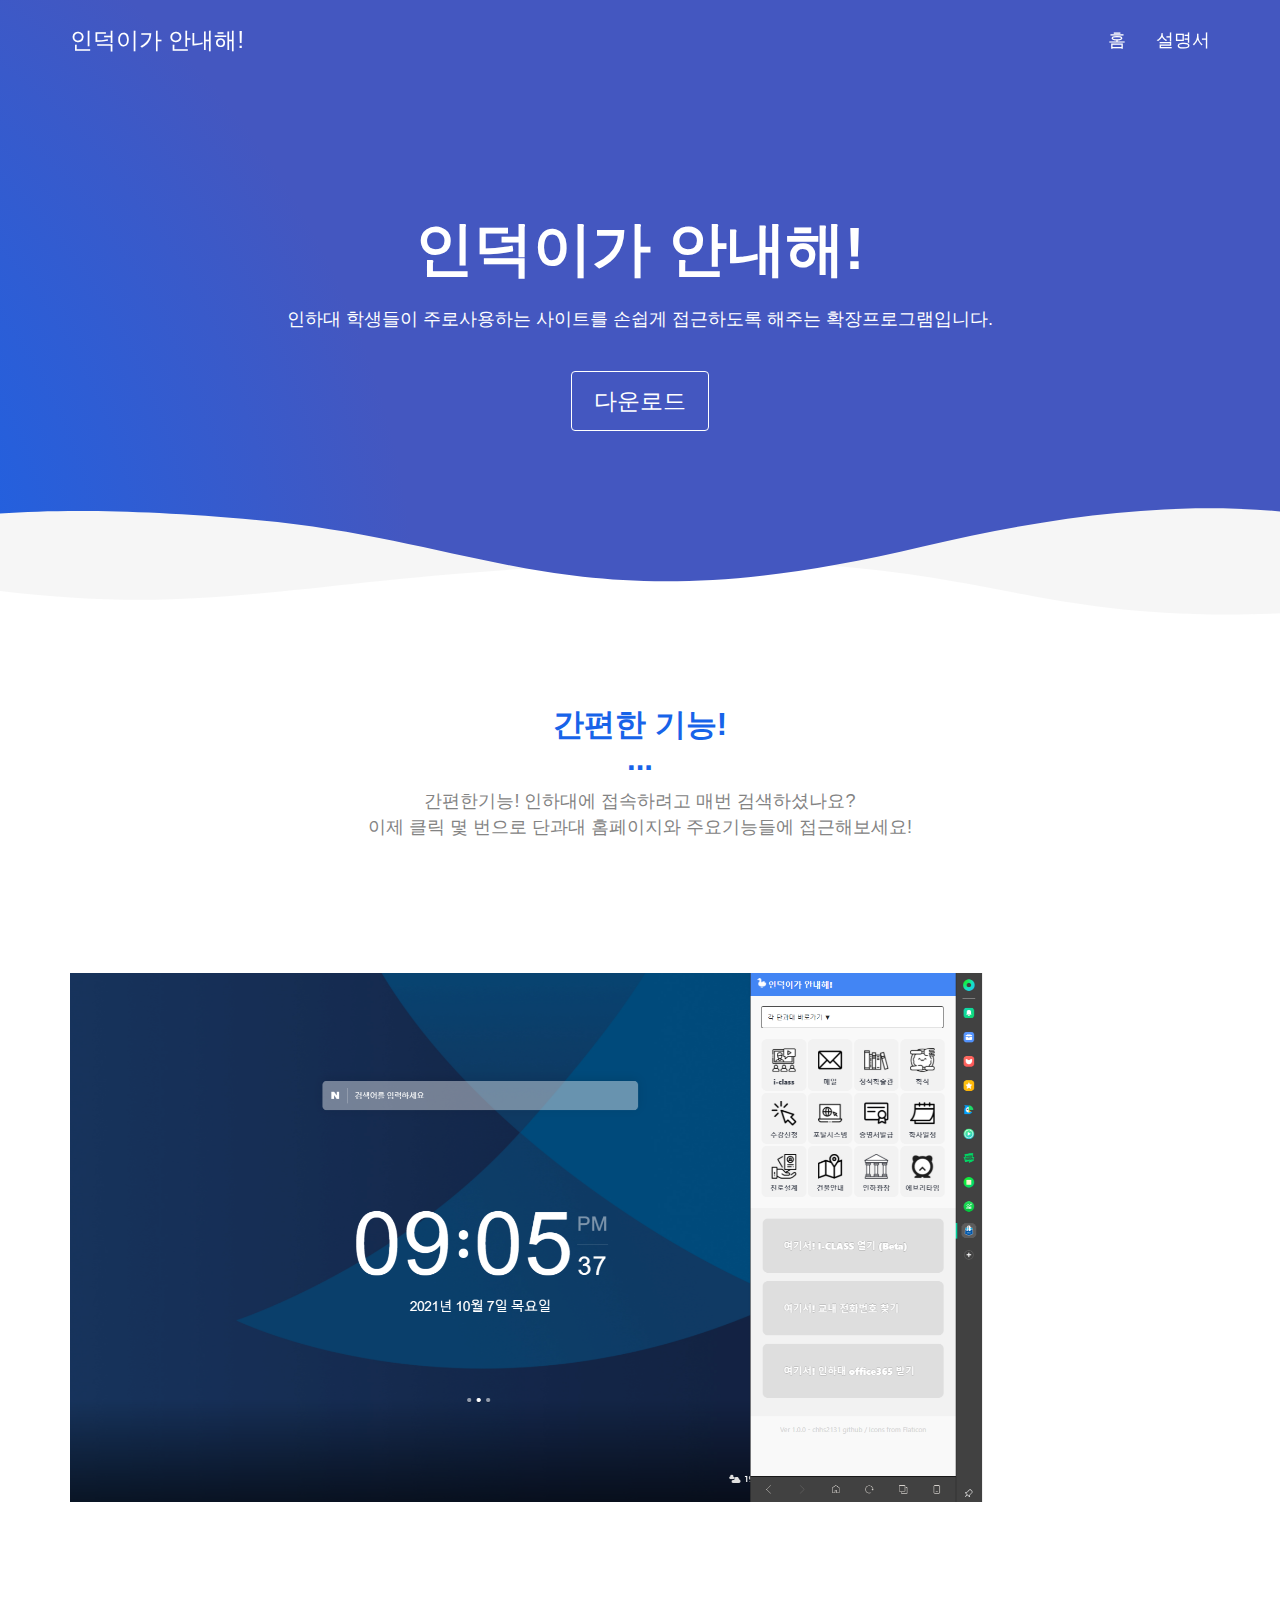
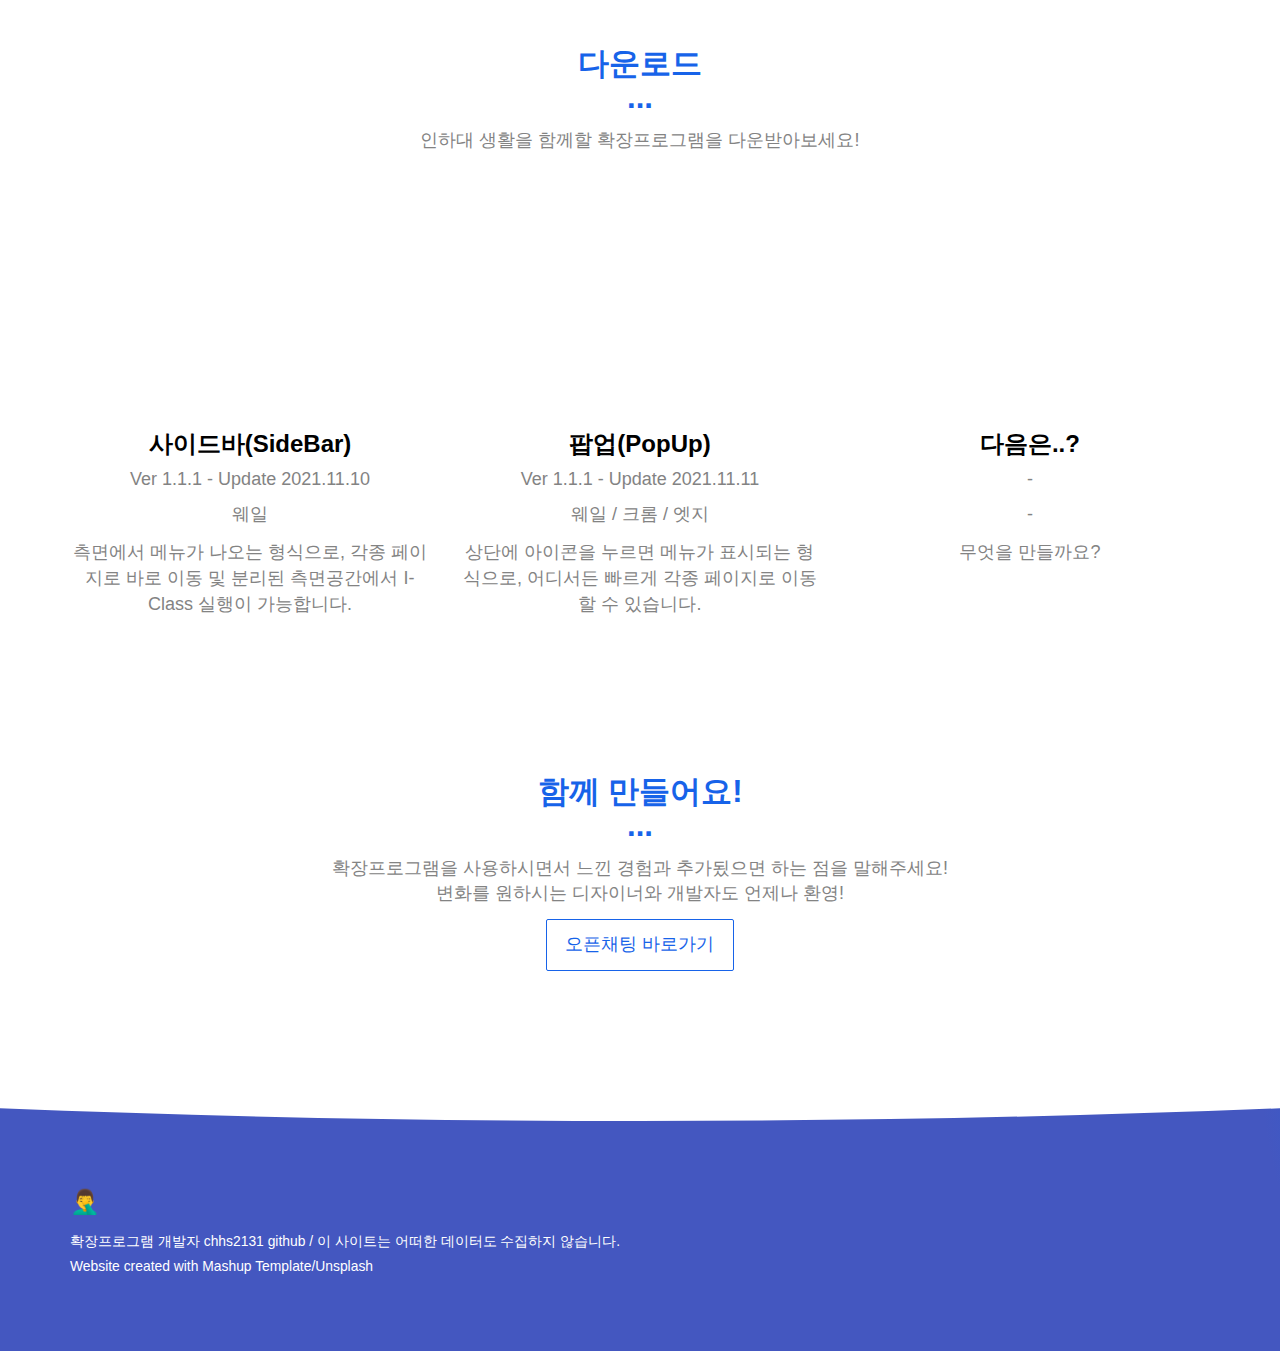
<file: docs/index.html>
<!DOCTYPE html>
<html lang="kr">

<head>
  <meta charset="UTF-8">
  <meta content="IE=edge" http-equiv="X-UA-Compatible">
  <meta content="width=device-width,initial-scale=1" name="viewport">
  <meta content="description" name="description">
  <meta name="google" content="notranslate" />
  <meta content="Mashup templates have been developped by Orson.io team" name="author">

  <!-- Disable tap highlight on IE -->
  <meta name="msapplication-tap-highlight" content="no">
  
  
  <link rel="duck-icon" sizes="180x180" href="./assets/duck-icon.png">
  <link href="./assets/favicon.ico" rel="icon">

  <link href="" rel="stylesheet">


  <title>인덕이가 안내해!</title>

<link href="./main.550dcf66.css" rel="stylesheet">
<link rel="preconnect" href="https://fonts.googleapis.com">
<link rel="preconnect" href="https://fonts.gstatic.com" crossorigin>
<link href="https://fonts.googleapis.com/css2?family=Poor+Story&display=swap" rel="stylesheet">

</head>

<body> <!-- Add your content of header -->
<header>
  <nav class="navbar navbar-default active">
    <div class="container">
      <div class="navbar-header">
        <button type="button" class="navbar-toggle collapsed" data-toggle="collapse" data-target="#navbar-collapse" aria-expanded="false">
          <span class="sr-only">Toggle navigation</span>
          <span class="icon-bar"></span>
          <span class="icon-bar"></span>
          <span class="icon-bar"></span>
        </button>
        <a class="navbar-brand" href="./index.html" title="">
          <!--
          <img src="./assets/images/duck_icon.png" class="navbar-logo-img" alt="">
          -->
          인덕이가 안내해!
        </a>
      </div>

      <div class="collapse navbar-collapse" id="navbar-collapse">
        <ul class="nav navbar-nav navbar-right">
          <li><a href="./index.html" title="">홈</a></li>
          <li><a href="./information.html" title="">설명서</a></li>

        </ul>
      </div> 
    </div>
  </nav>
</header>

<!-- Add your site or app content here -->
  <div class="hero-full-container background-image-container white-text-container">
    <div class="container">
      <div class="row">
        <div class="col-xs-12">
          <h1>인덕이가 안내해!</h1>
          <p>인하대 학생들이 주로사용하는 사이트를 손쉽게 접근하도록 해주는 확장프로그램입니다.</p>
          <br>
          <a href="#Download" class="btn btn-default btn-lg">다운로드</a>
        </div>
      </div>
    </div>
  </div>

  <div class="section-container">
    <div class="container">
      <div class="row">
        <div class="col-xs-12 col-md-8 col-md-offset-2">
          <div class="text-center">
            <h2>간편한 기능!</h2>
            <p>간편한기능! 인하대에 접속하려고 매번 검색하셨나요?<br/>이제 클릭 몇 번으로 단과대 홈페이지와 주요기능들에 접근해보세요!</p>
          </div>
       </div>
      </div>
    </div>
  </div>

  <div class="section-container">
    <div class="container">
      <div class="row">      
          <div class="col-xs-12">


            <div id="carousel-example-generic" class="carousel carousel-fade slide" data-ride="carousel">
                
                <div class="carousel-inner" role="listbox">

                    <div class="item active">
                        <img class="img-responsive" src="./assets/images/image_11.png" alt="First slide">
                        <div class="carousel-caption card-shadow reveal">
                          
                          <h3>주요사이트 바로가기</h3>
                          <a class="left carousel-control" href="#carousel-example-generic" role="button" data-slide="prev">
                            <i class="fa fa-chevron-left" aria-hidden="true"></i>
                            <span class="sr-only">Previous</span>
                          </a>
                          <a class="right carousel-control" href="#carousel-example-generic" role="button" data-slide="next">
                            <i class="fa fa-chevron-right" aria-hidden="true"></i>
                            <span class="sr-only">Next</span>
                          </a>
                          <p>
                            필요 할 때만 되면 생각이 안나던 주요사이트들을 한눈에 보고 접속해보세요! (i-class, 메일, 정석학습관, 수강신청, 포탈시스템, 증명서발급 등...)
                          </p>
                        </div>
                    </div>
                    <div class="item">
                        <img class="img-responsive" src="./assets/images/image_22.png" alt="First slide">
                        <div class="carousel-caption card-shadow reveal">

                          <h3>단과대 바로가기</h3>
                            <a class="left carousel-control" href="#carousel-example-generic" role="button" data-slide="prev">
                              <i class="fa fa-chevron-left" aria-hidden="true"></i>
                              <span class="sr-only">Previous</span>
                            </a>
                            <a class="right carousel-control" href="#carousel-example-generic" role="button" data-slide="next">
                              <i class="fa fa-chevron-right" aria-hidden="true"></i>
                              <span class="sr-only">Next</span>
                            </a>
                          <p>
                            단과대 홈페이지에 가려고 매번 검색하고, 인하대학교 공홈들어가고... 공지사항을 보려던 불편한 여정! 이제는 클릭한번으로 해결하세요!
                          </p>
                        </div>
                    </div>
                    <div class="item">
                        <img class="img-responsive" src="./assets/images/image_33.png" alt="First slide">
                        <div class="carousel-caption card-shadow reveal">

                          <h3>사이드바에서 열기</h3>
                            <a class="left carousel-control" href="#carousel-example-generic" role="button" data-slide="prev">
                              <i class="fa fa-chevron-left" aria-hidden="true"></i>
                              <span class="sr-only">Previous</span>
                            </a>
                            <a class="right carousel-control" href="#carousel-example-generic" role="button" data-slide="next">
                              <i class="fa fa-chevron-right" aria-hidden="true"></i>
                              <span class="sr-only">Next</span>
                            </a>
                          <p>
                            사이드바 공간을 활용해서 브라우저창 사용 효율을 높이세요! (웨일 스토어에 있는 사이드바 확장프로그램 한정)
                          </p>
                        </div>
                    </div>
                </div>
               
            </div>

           
          </div>
          
        </div>  
      
    </div>
  </div>

  <a name="Download"></a>
  <div class="section-container">
    <div class="container text-center">
      <div class="row section-container-spacer">
        <div class="col-xs-12 col-md-12">
          <h2>다운로드</h2>
          <p>인하대 생활을 함께할 확장프로그램을 다운받아보세요!</p>
        </div>  
      </div>
      <div class="row">
        <div class="col-xs-12 col-md-4">
        <a href="https://store.whale.naver.com/detail/eijcbpdbabpcihgnfplpcgodepghlebl" style="text-decoration:none; color:#838383;">
          <img src="./assets/images/whale.png" alt="" class="reveal img-responsive reveal-content image-center">
          <h3>사이드바(SideBar)</h3>
          <h4>Ver 1.1.1 - Update 2021.11.10</h4>
          <p>
            웨일
          </p>
          <p>측면에서 메뉴가 나오는 형식으로, 각종 페이지로 바로 이동 및 분리된 측면공간에서 I-Class 실행이 가능합니다.</p>
        </a>
        </div>
       
        <div class="col-xs-12 col-md-4">
        <a href="https://chrome.google.com/webstore/detail/%EC%9D%B8%EB%8D%95%EC%9D%B4%EA%B0%80-%EC%95%88%EB%82%B4%ED%95%B4-induck-guide-me/iajnbedbbobgekbffpnmcaacmccjigig?hl=ko" style="text-decoration:none; color:#838383;">
          <img src="./assets/images/chrome_webstore.png" alt="" class="reveal img-responsive reveal-content image-center">
          <h3>팝업(PopUp)</h3>
          <h4>Ver 1.1.1 - Update 2021.11.11</h4>
          <p>
            웨일 / 크롬 / 엣지
          </p>
          <p>상단에 아이콘을 누르면 메뉴가 표시되는 형식으로, 어디서든 빠르게 각종 페이지로 이동할 수 있습니다.</p>
        </a>
        </div>
        <div class="col-xs-12 col-md-4">
          <img src="./assets/images/nothing.png" alt="" class="reveal img-responsive reveal-content image-center">
          <h3>다음은..?</h3>
          <h4>-</h4>
          <p>
            -
          </p>
          <p>무엇을 만들까요?</p>
        </div>
      </div>
    </div>
  </div>

  <div class="section-container">
    <div class="container text-center">
      <div class="row section-container-spacer">
        <div class="col-xs-12 col-md-12">
          <h2 class="text-center">함께 만들어요!</h2>
          <p>확장프로그램을 사용하시면서 느낀 경험과 추가됬으면 하는 점을 말해주세요!<br>변화를 원하시는 디자이너와 개발자도 언제나 환영!</p>
          <p><a href="https://open.kakao.com/o/sgwbcOJd" class="btn btn-primary">오픈채팅 바로가기</a></p>
          
        </div>  
      </div>
    </div>
  </div>
 

<script>
  document.addEventListener("DOMContentLoaded", function (event) {
    navbarFixedTopAnimation();
  });
</script>

<footer class="footer-container white-text-container">
  <div class="container">
    <div class="row">

     
      <div class="col-xs-12">
        <h3>🤦‍♂️</h3>

        <div class="row">
          <div class="col-xs-12 col-sm-7">
            <p>
              <small>
                확장프로그램 개발자 <a href="https://github.com/chhs2131">chhs2131 github</a> / 이 사이트는 어떠한 데이터도 수집하지 않습니다. <br/>
                Website created with <a href="http://www.mashup-template.com/" title="Create website with free html template">Mashup Template</a>/<a href="https://www.unsplash.com/" title="Beautiful Free Images">Unsplash</a>
              </small>
            </p>
          </div>
          <!--
          <div class="col-xs-12 col-sm-5">
            <p class="text-right">
              <a href="https://facebook.com/" class="social-round-icon white-round-icon fa-icon" title="">
                <i class="fa fa-facebook" aria-hidden="true"></i>
              </a>
              <a href="https://twitter.com/" class="social-round-icon white-round-icon fa-icon" title="">
                <i class="fa fa-twitter" aria-hidden="true"></i>
              </a>
              <a href="https://www.linkedin.com/" class="social-round-icon white-round-icon fa-icon" title="">
                <i class="fa fa-linkedin" aria-hidden="true"></i>
              </a>
            </p>
          </div>
          -->
        </div>
        
        
      </div>
    </div>
  </div>
</footer>

<script>
  document.addEventListener("DOMContentLoaded", function (event) {
    navActivePage();
    scrollRevelation('.reveal');
  });
</script>

<!-- Google Analytics: change UA-XXXXX-X to be your site's ID 

<script>
  (function (i, s, o, g, r, a, m) {
    i['GoogleAnalyticsObject'] = r; i[r] = i[r] || function () {
      (i[r].q = i[r].q || []).push(arguments)
    }, i[r].l = 1 * new Date(); a = s.createElement(o),
      m = s.getElementsByTagName(o)[0]; a.async = 1; a.src = g; m.parentNode.insertBefore(a, m)
  })(window, document, 'script', '//www.google-analytics.com/analytics.js', 'ga');
  ga('create', 'UA-XXXXX-X', 'auto');
  ga('send', 'pageview');
</script>

--> <script type="text/javascript" src="./main.0cf8b554.js"></script></body>

</html>
</file>
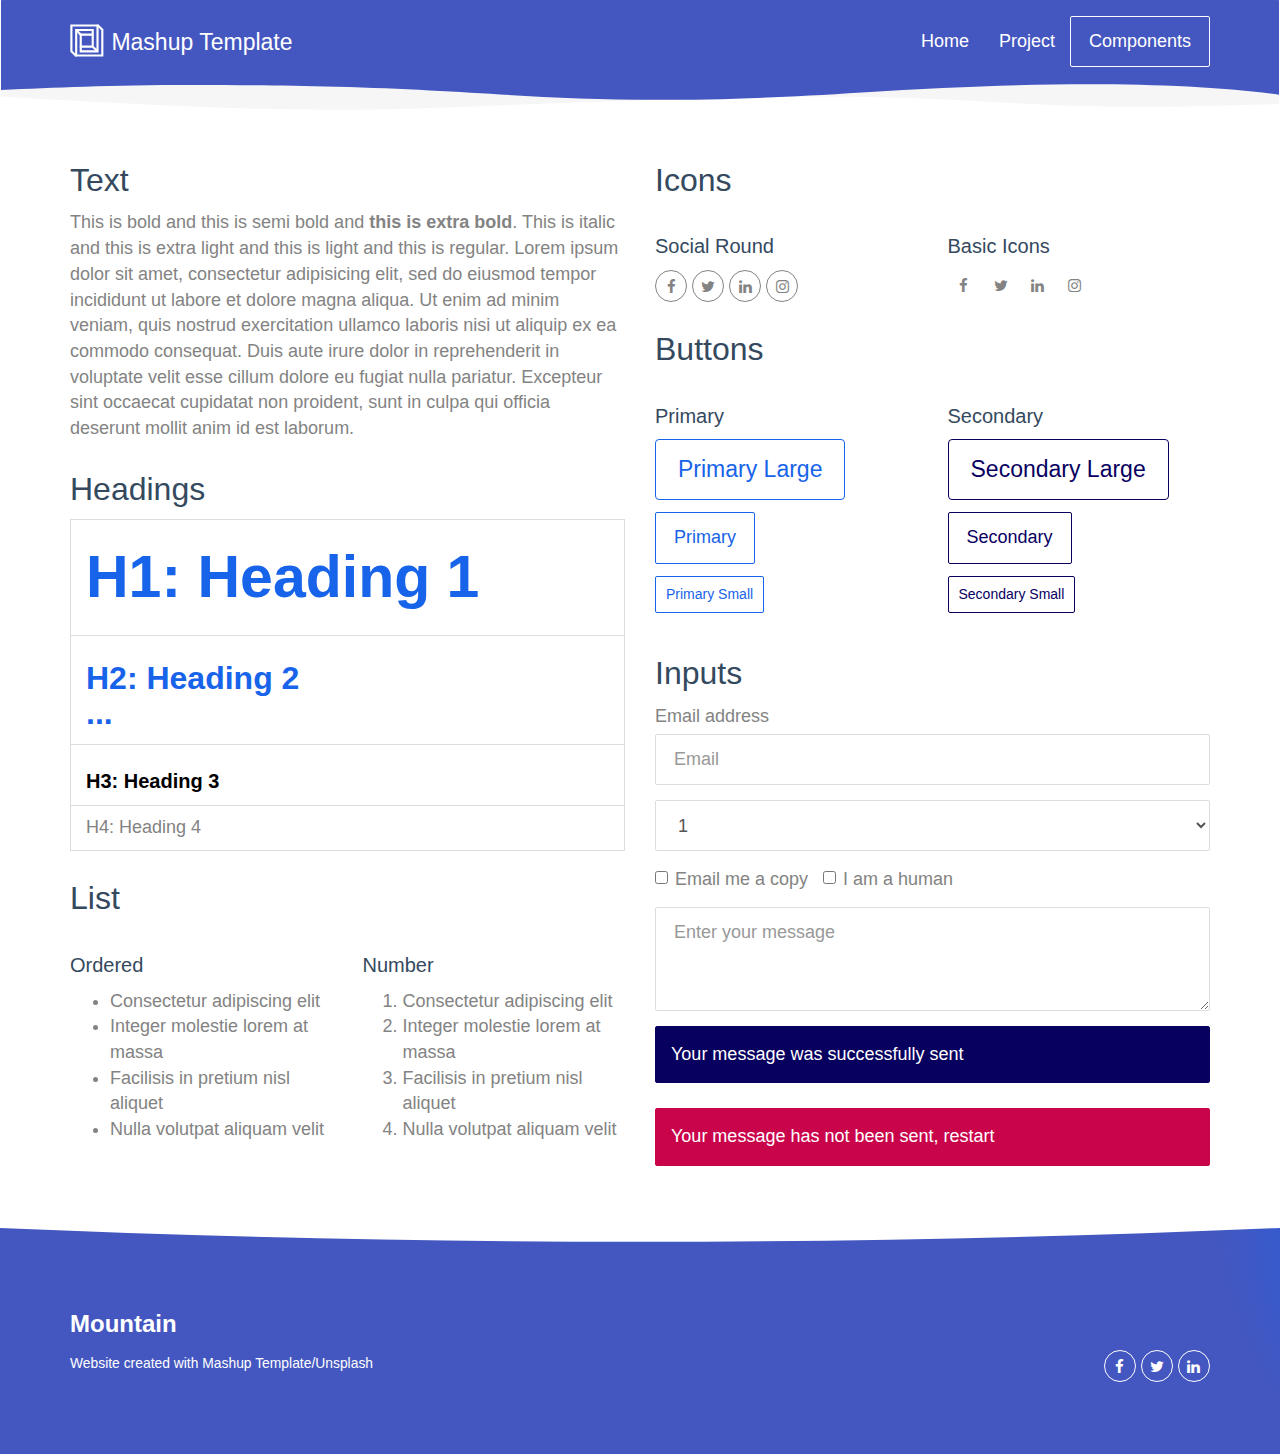
<file: docs/components.html>
<!DOCTYPE html>
<html lang="en">

<head>
  <meta charset="UTF-8">
  <meta content="IE=edge" http-equiv="X-UA-Compatible">
  <meta content="width=device-width,initial-scale=1" name="viewport">
  <meta content="description" name="description">
  <meta name="google" content="notranslate" />
  <meta content="Mashup templates have been developped by Orson.io team" name="author">

  <!-- Disable tap highlight on IE -->
  <meta name="msapplication-tap-highlight" content="no">
  
  
  <link rel="apple-touch-icon" sizes="180x180" href="./assets/apple-icon-180x180.png">
  <link href="./assets/favicon.ico" rel="icon">

  <link href="" rel="stylesheet">


  <title>Title page</title>

<link href="./main.550dcf66.css" rel="stylesheet"></head>

<body> <!-- Add your content of header -->
<header>
  <nav class="navbar navbar-default active">
    <div class="container">
      <div class="navbar-header">
        <button type="button" class="navbar-toggle collapsed" data-toggle="collapse" data-target="#navbar-collapse" aria-expanded="false">
          <span class="sr-only">Toggle navigation</span>
          <span class="icon-bar"></span>
          <span class="icon-bar"></span>
          <span class="icon-bar"></span>
        </button>
        <a class="navbar-brand" href="./index.html" title="">
          <img src="./assets/images/mashup-icon.svg" class="navbar-logo-img" alt="">
          Mashup Template
        </a>
      </div>

      <div class="collapse navbar-collapse" id="navbar-collapse">
        <ul class="nav navbar-nav navbar-right">
          <li><a href="./index.html" title="">Home</a></li>
          <li><a href="./project.html" title="">Project</a></li>
          <li>
            <p>
              <a href="./components.html" class="btn btn-default navbar-btn" title="">Components</a>
            </p>
          </li>

        </ul>
      </div> 
    </div>
  </nav>
</header>

<!-- Add your site or app content here -->
  <div class="container">
    <div class="row">
      <div class="col-xs-12 col-md-6">

        <div class="template-example">
          <h2 class="template-title-example">Text</h2>
          <p>This is bold and this is semi bold and <b>this is extra bold</b>. This is italic and this is extra light and this is light
          and this is regular. Lorem ipsum dolor sit amet, consectetur adipisicing elit, sed do eiusmod
          tempor incididunt ut labore et dolore magna aliqua. Ut enim ad minim veniam,
          quis nostrud exercitation ullamco laboris nisi ut aliquip ex ea commodo
          consequat. Duis aute irure dolor in reprehenderit in voluptate velit esse
          cillum dolore eu fugiat nulla pariatur. Excepteur sint occaecat cupidatat non
          proident, sunt in culpa qui officia deserunt mollit anim id est laborum.
          </p>
        </div>

        <div class="template-example">
          <h2 class="template-title-example">Headings</h2>
          
          <table class="table table-bordered">
            <tr><td><h1>H1: Heading 1</h1></td></tr>
            <tr><td><h2>H2: Heading 2</h2></td></tr>
            <tr><td><h3>H3: Heading 3</h3></td></tr>
            <tr><td><h4>H4: Heading 4</h4></td></tr>
          </table>
        </div>

        <div class="template-example">
          <h2 class="template-title-example">List</h2>
          <div class="row">
            <div class="col-md-6">
              <h3 class="template-title-example">Ordered</h3>
              <ul>
                <li>Consectetur adipiscing elit</li>
                <li>Integer molestie lorem at massa</li>
                <li>Facilisis in pretium nisl aliquet</li>
                <li>Nulla volutpat aliquam velit</li>
              </ul>
            </div>
            <div class="col-md-6">
              <h3 class="template-title-example">Number</h3>
              <ol>
                <li>Consectetur adipiscing elit</li>
                <li>Integer molestie lorem at massa</li>
                <li>Facilisis in pretium nisl aliquet</li>
                <li>Nulla volutpat aliquam velit</li>
              </ol>
            </div>
          </div>
        </div>

        
      </div>

      <div class="col-xs-12 col-md-6">
        <div class="template-example">
          <h2 class="template-title-example">Icons</h2>
          
          <div class="row">
            <div class="col-md-6">
              <h3 class="template-title-example">Social Round</h2>
              <ul class="list-icons">
                <li>
                  <a href="" class="social-round-icon fa-icon">
                    <i class="fa fa-facebook"></i>
                  </a>
                </li>
                <li>
                  <a href="" class="social-round-icon fa-icon">
                    <i class="fa fa-twitter"></i>
                  </a>
                </li>
                <li>
                  <a href="" class="social-round-icon fa-icon">
                    <i class="fa fa-linkedin"></i>
                  </a>
                </li>
                <li>
                  <a href="" class="social-round-icon fa-icon">
                    <i class="fa fa-instagram"></i>
                  </a>
                </li>
              </ul>
            </div>
            <div class="col-md-6">
               <h3 class="template-title-example">Basic Icons</h2>
                <ul class="list-icons">
                  <li>
                    <span class="fa-icon">
                      <i class="fa fa-facebook"></i>
                    </span>
                  </li>
                  <li>
                    <span class="fa-icon">
                      <i class="fa fa-twitter"></i>
                    </span>
                  </li>
                  <li>
                    <span class="fa-icon">
                      <i class="fa fa-linkedin"></i>
                    </span>
                  </li>
                  <li>
                    <span class="fa-icon">
                      <i class="fa fa-instagram"></i>
                    </span>
                  </li>
                </ul>
            </div>

          </div>


          


        </div>

        <div class="template-example">
          <h2 class="template-title-example">Buttons</h2>
          <div class="row">
            <div class="col-md-6">
              <h3 class="template-title-example">Primary</h2>
              <div class="row">
                  <div class="col-md-6">
                  <p><a href="" class="btn btn-primary btn-lg">Primary Large</a></p>
                  <p><a href="" class="btn btn-primary">Primary </a></p>
                  <p><a href="" class="btn btn-primary btn-sm">Primary Small</a></p>
                </div>
              </div>

            </div>

            <div class="col-md-6">
              <h3 class="template-title-example">Secondary</h2>
              <div class="row">
                  <div class="col-md-6">
                  <p><a href="" class="btn btn-info btn-lg">Secondary Large</a></p>
                  <p><a href="" class="btn btn-info">Secondary </a></p>
                  <p><a href="" class="btn btn-info btn-sm">Secondary Small</a></p>
                </div>
              </div>
            </div>
          </div>
        </div>
        
        <div class="template-example">
          <h2 class="template-title-example">Inputs</h2>

            <div class="form-group">
              <label for="exampleInputEmail1">Email address</label>
              <input type="email" class="form-control" id="exampleInputEmail1" placeholder="Email">
            </div>

            <div class="form-group">
              <select class="form-control">
                <option>1</option>
                <option>2</option>
                <option>3</option>
                <option>4</option>
                <option>5</option>
              </select>
            </div>

            <div class="form-group">
              <label class="checkbox-inline">
                <input 
                type="checkbox" id="inlineCheckbox1" value="option1"> Email me a copy
              </label>
              <label class="checkbox-inline">
                <input type="checkbox" id="inlineCheckbox2" value="option2"> I am a human
              </label>
            </div>

            <div class="form-group">
              <textarea class="form-control" rows="3" placeholder="Enter your message"></textarea>
            </div>
            
            <div class="alert alert-success" role="alert">Your message was successfully sent</div>
            <div class="alert alert-danger" role="alert">Your message has not been sent, restart</div>
        </div>




      </div>
    </div>
  </div>

<footer class="footer-container white-text-container">
  <div class="container">
    <div class="row">

     
      <div class="col-xs-12">
        <h3>Mountain</h3>

        <div class="row">
          <div class="col-xs-12 col-sm-7">
            <p><small>Website created with <a href="http://www.mashup-template.com/" title="Create website with free html template">Mashup Template</a>/<a href="https://www.unsplash.com/" title="Beautiful Free Images">Unsplash</a></small>
            </p>
          </div>
          <div class="col-xs-12 col-sm-5">
            <p class="text-right">
              <a href="https://facebook.com/" class="social-round-icon white-round-icon fa-icon" title="">
                <i class="fa fa-facebook" aria-hidden="true"></i>
              </a>
              <a href="https://twitter.com/" class="social-round-icon white-round-icon fa-icon" title="">
                <i class="fa fa-twitter" aria-hidden="true"></i>
              </a>
              <a href="https://www.linkedin.com/" class="social-round-icon white-round-icon fa-icon" title="">
                <i class="fa fa-linkedin" aria-hidden="true"></i>
              </a>
            </p>
          </div>
        </div>
        
        
      </div>
    </div>
  </div>
</footer>

<script>
  document.addEventListener("DOMContentLoaded", function (event) {
    navActivePage();
    scrollRevelation('.reveal');
  });
</script>

<!-- Google Analytics: change UA-XXXXX-X to be your site's ID 

<script>
  (function (i, s, o, g, r, a, m) {
    i['GoogleAnalyticsObject'] = r; i[r] = i[r] || function () {
      (i[r].q = i[r].q || []).push(arguments)
    }, i[r].l = 1 * new Date(); a = s.createElement(o),
      m = s.getElementsByTagName(o)[0]; a.async = 1; a.src = g; m.parentNode.insertBefore(a, m)
  })(window, document, 'script', '//www.google-analytics.com/analytics.js', 'ga');
  ga('create', 'UA-XXXXX-X', 'auto');
  ga('send', 'pageview');
</script>

--> <script type="text/javascript" src="./main.0cf8b554.js"></script></body>

</html>
</file>
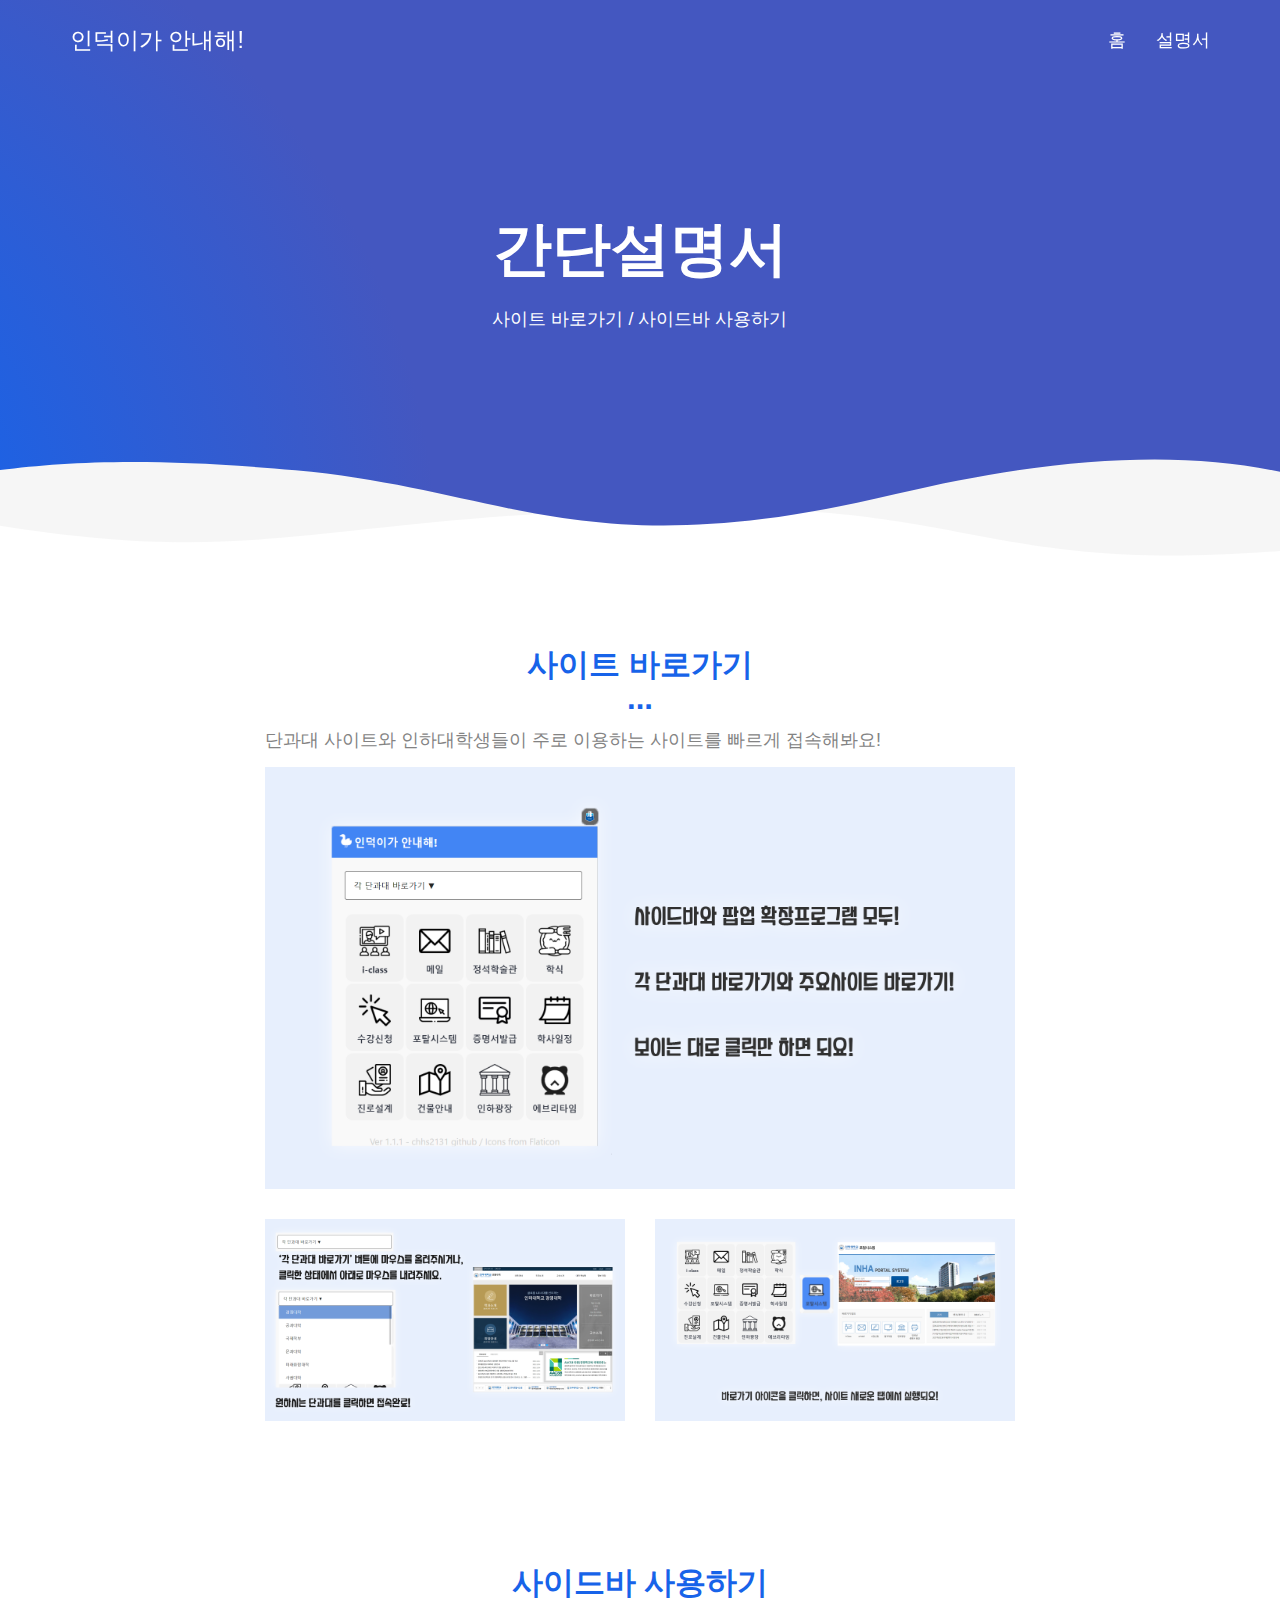
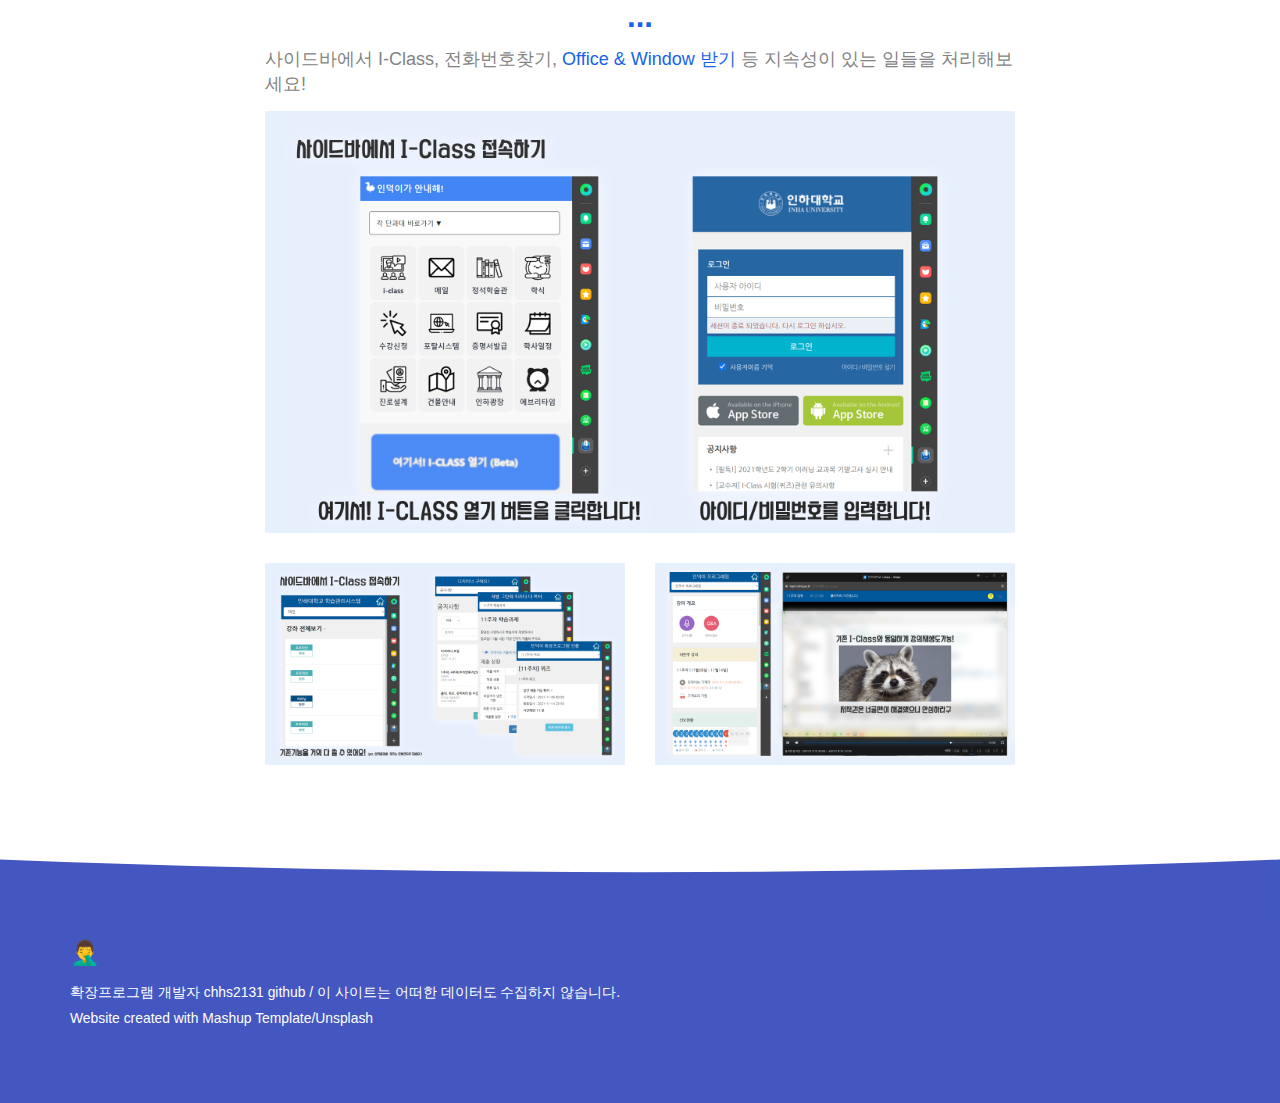
<file: docs/information.html>
<!DOCTYPE html>
<html lang="kr">

<head>
  <meta charset="UTF-8">
  <meta content="IE=edge" http-equiv="X-UA-Compatible">
  <meta content="width=device-width,initial-scale=1" name="viewport">
  <meta content="description" name="description">
  <meta name="google" content="notranslate" />
  <meta content="Mashup templates have been developped by Orson.io team" name="author">

  <!-- Disable tap highlight on IE -->
  <meta name="msapplication-tap-highlight" content="no">
  
  
  <link rel="duck-icon" sizes="180x180" href="./assets/duck-icon.png">
  <link href="./assets/favicon.ico" rel="icon">

  <link href="" rel="stylesheet">


  <title>인덕이가 안내해!</title>

<link href="./main.550dcf66.css" rel="stylesheet">
<link rel="preconnect" href="https://fonts.googleapis.com">
<link rel="preconnect" href="https://fonts.gstatic.com" crossorigin>
<link href="https://fonts.googleapis.com/css2?family=Poor+Story&display=swap" rel="stylesheet">

</head>

<body> <!-- Add your content of header -->
<header>
  <nav class="navbar navbar-default active">
    <div class="container">
      <div class="navbar-header">
        <button type="button" class="navbar-toggle collapsed" data-toggle="collapse" data-target="#navbar-collapse" aria-expanded="false">
          <span class="sr-only">Toggle navigation</span>
          <span class="icon-bar"></span>
          <span class="icon-bar"></span>
          <span class="icon-bar"></span>
        </button>
        <a class="navbar-brand" href="./index.html" title="">
          <!--
          <img src="./assets/images/duck_icon.png" class="navbar-logo-img" alt="">
          -->
          인덕이가 안내해!
        </a>
      </div>

      <div class="collapse navbar-collapse" id="navbar-collapse">
        <ul class="nav navbar-nav navbar-right">
          <li><a href="./index.html" title="">홈</a></li>
          <li><a href="./information.html" title="">설명서</a></li>

        </ul>
      </div> 
    </div>
  </nav>
</header>

<!-- Add your site or app content here -->
  <div class="hero-full-container background-image-container white-text-container">
    <div class="container">
      <div class="row">
        <div class="col-xs-12">
          <h1>간단설명서</h1>
          <p>사이트 바로가기 / 사이드바 사용하기</p>
          <br>
        </div>
      </div>
    </div>
  </div>




  <div class="section-container">
    <div class="container">
      <div class="row">
        <div class="col-xs-12 col-md-8 col-md-offset-2">
          <h2 class="text-center">사이트 바로가기</h2>
          <p>단과대 사이트와 인하대학생들이 주로 이용하는 사이트를 빠르게 접속해봐요!</p>
          
          <div class="section-container-spacer">
            <img src="./assets/images/inform1_1.png" alt="" class="img-responsive reveal-content" data-action="zoom">
          </div>

          <div class="row">
            <div class="col-xs-6">
              <img src="./assets/images/inform1_2.png" alt="" class="img-responsive reveal-content" data-action="zoom">
            </div>
            <div class="col-xs-6">
              <img src="./assets/images/inform1_3.png" alt="" class="img-responsive reveal-content" data-action="zoom">
            </div>
          </div>
       </div>
      </div>
    </div>
</div>

<div class="section-container">
  <div class="container">
    <div class="row">
      <div class="col-xs-12 col-md-8 col-md-offset-2">
        <h2 class="text-center">사이드바 사용하기</h2>
        <p>사이드바에서 I-Class, 전화번호찾기, <a href="./information_officewindow.html">Office & Window 받기</a> 등 지속성이 있는 일들을 처리해보세요!</p>
        
        <div class="section-container-spacer">
          <img src="./assets/images/inform2_1.png" alt="" class="img-responsive reveal-content" data-action="zoom">
        </div>

        <div class="row">
          <div class="col-xs-6">
            <img src="./assets/images/inform2_2.png" alt="" class="img-responsive reveal-content" data-action="zoom">
          </div>
          <div class="col-xs-6">
            <img src="./assets/images/inform2_3.png" alt="" class="img-responsive reveal-content" data-action="zoom">
          </div>
        </div>
     </div>
    </div>
  </div>
</div>


<script>
  document.addEventListener("DOMContentLoaded", function (event) {
    navActivePage();
    scrollRevelation('.reveal');
  });
</script>











 

<script>
  document.addEventListener("DOMContentLoaded", function (event) {
    navbarFixedTopAnimation();
  });
</script>

<footer class="footer-container white-text-container">
  <div class="container">
    <div class="row">

     
      <div class="col-xs-12">
        <h3>🤦‍♂️</h3>

        <div class="row">
          <div class="col-xs-12 col-sm-7">
            <p>
              <small>
                확장프로그램 개발자 <a href="https://github.com/chhs2131">chhs2131 github</a> / 이 사이트는 어떠한 데이터도 수집하지 않습니다. <br/>
                Website created with <a href="http://www.mashup-template.com/" title="Create website with free html template">Mashup Template</a>/<a href="https://www.unsplash.com/" title="Beautiful Free Images">Unsplash</a>
              </small>
            </p>
          </div>
          <!--
          <div class="col-xs-12 col-sm-5">
            <p class="text-right">
              <a href="https://facebook.com/" class="social-round-icon white-round-icon fa-icon" title="">
                <i class="fa fa-facebook" aria-hidden="true"></i>
              </a>
              <a href="https://twitter.com/" class="social-round-icon white-round-icon fa-icon" title="">
                <i class="fa fa-twitter" aria-hidden="true"></i>
              </a>
              <a href="https://www.linkedin.com/" class="social-round-icon white-round-icon fa-icon" title="">
                <i class="fa fa-linkedin" aria-hidden="true"></i>
              </a>
            </p>
          </div>
          -->
        </div>
        
        
      </div>
    </div>
  </div>
</footer>

<script>
  document.addEventListener("DOMContentLoaded", function (event) {
    navActivePage();
    scrollRevelation('.reveal');
  });
</script>

<!-- Google Analytics: change UA-XXXXX-X to be your site's ID 

<script>
  (function (i, s, o, g, r, a, m) {
    i['GoogleAnalyticsObject'] = r; i[r] = i[r] || function () {
      (i[r].q = i[r].q || []).push(arguments)
    }, i[r].l = 1 * new Date(); a = s.createElement(o),
      m = s.getElementsByTagName(o)[0]; a.async = 1; a.src = g; m.parentNode.insertBefore(a, m)
  })(window, document, 'script', '//www.google-analytics.com/analytics.js', 'ga');
  ga('create', 'UA-XXXXX-X', 'auto');
  ga('send', 'pageview');
</script>

--> <script type="text/javascript" src="./main.0cf8b554.js"></script></body>

</html>
</file>
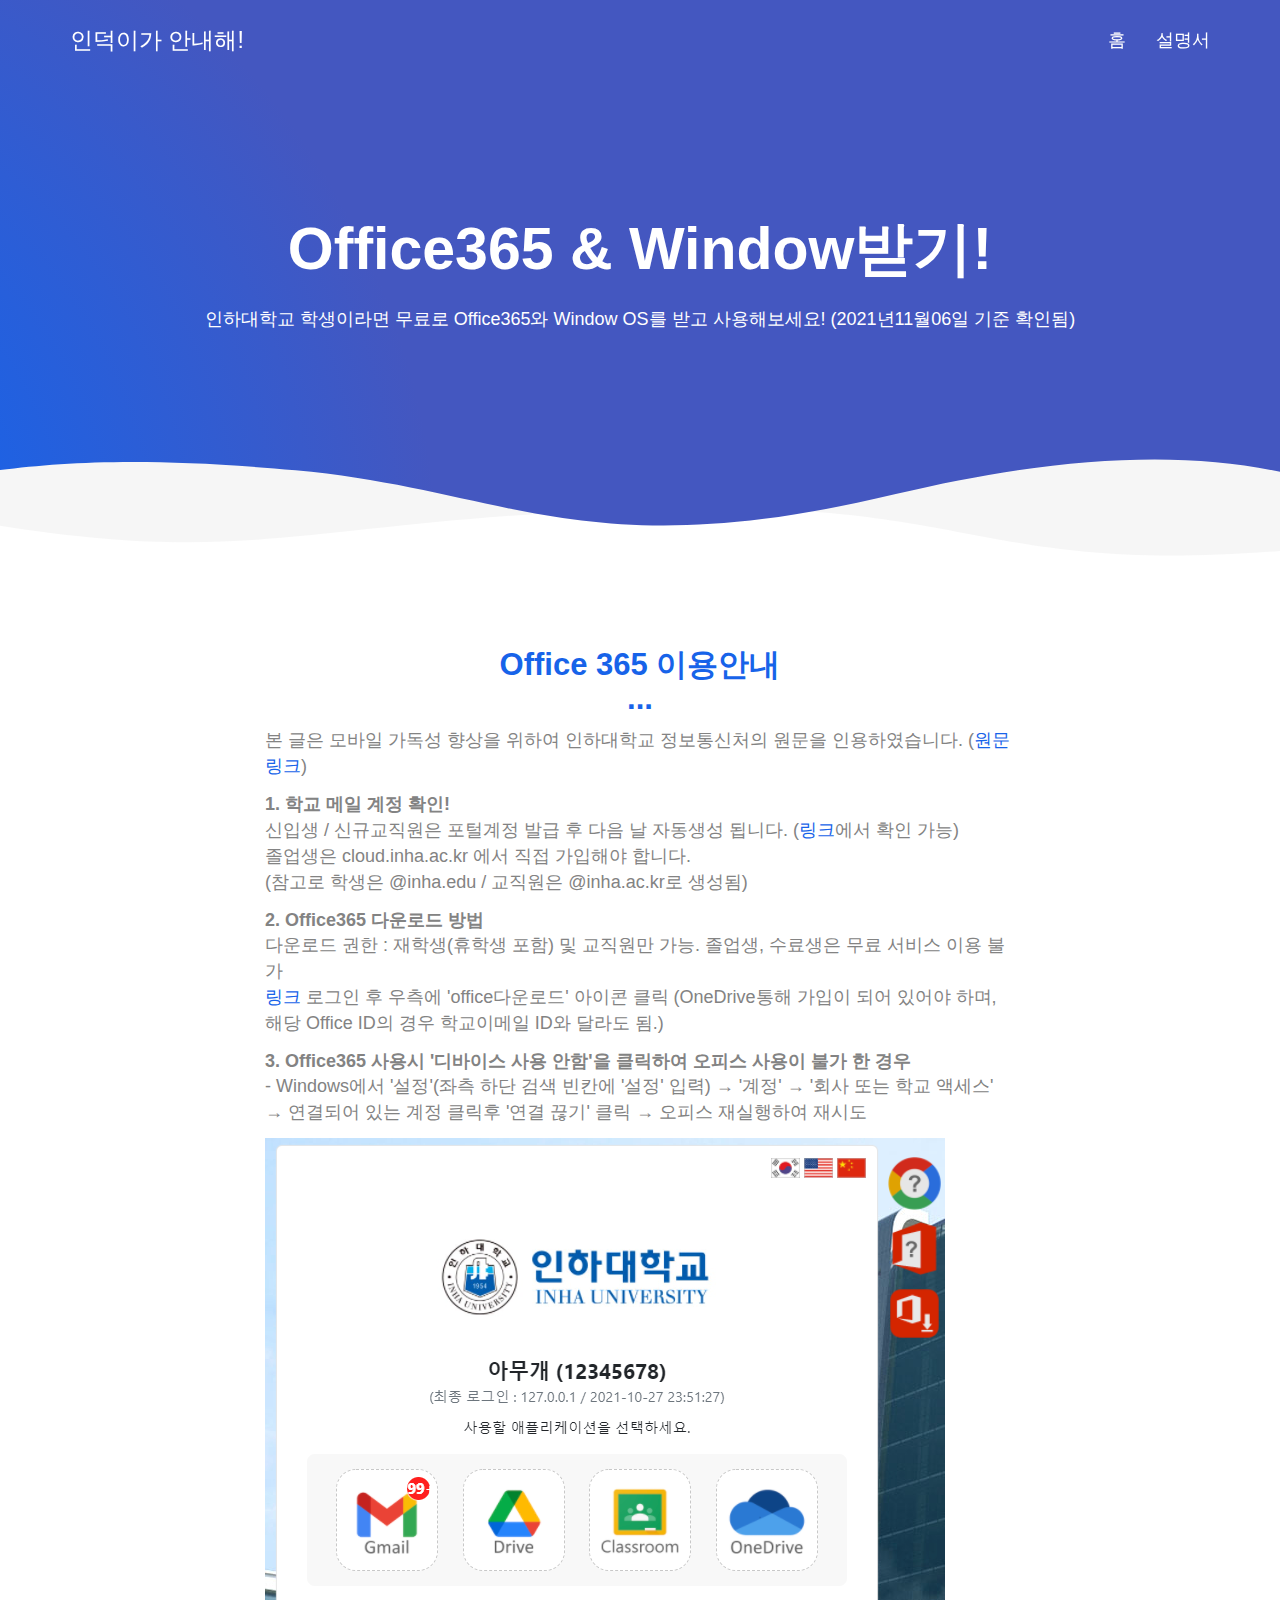
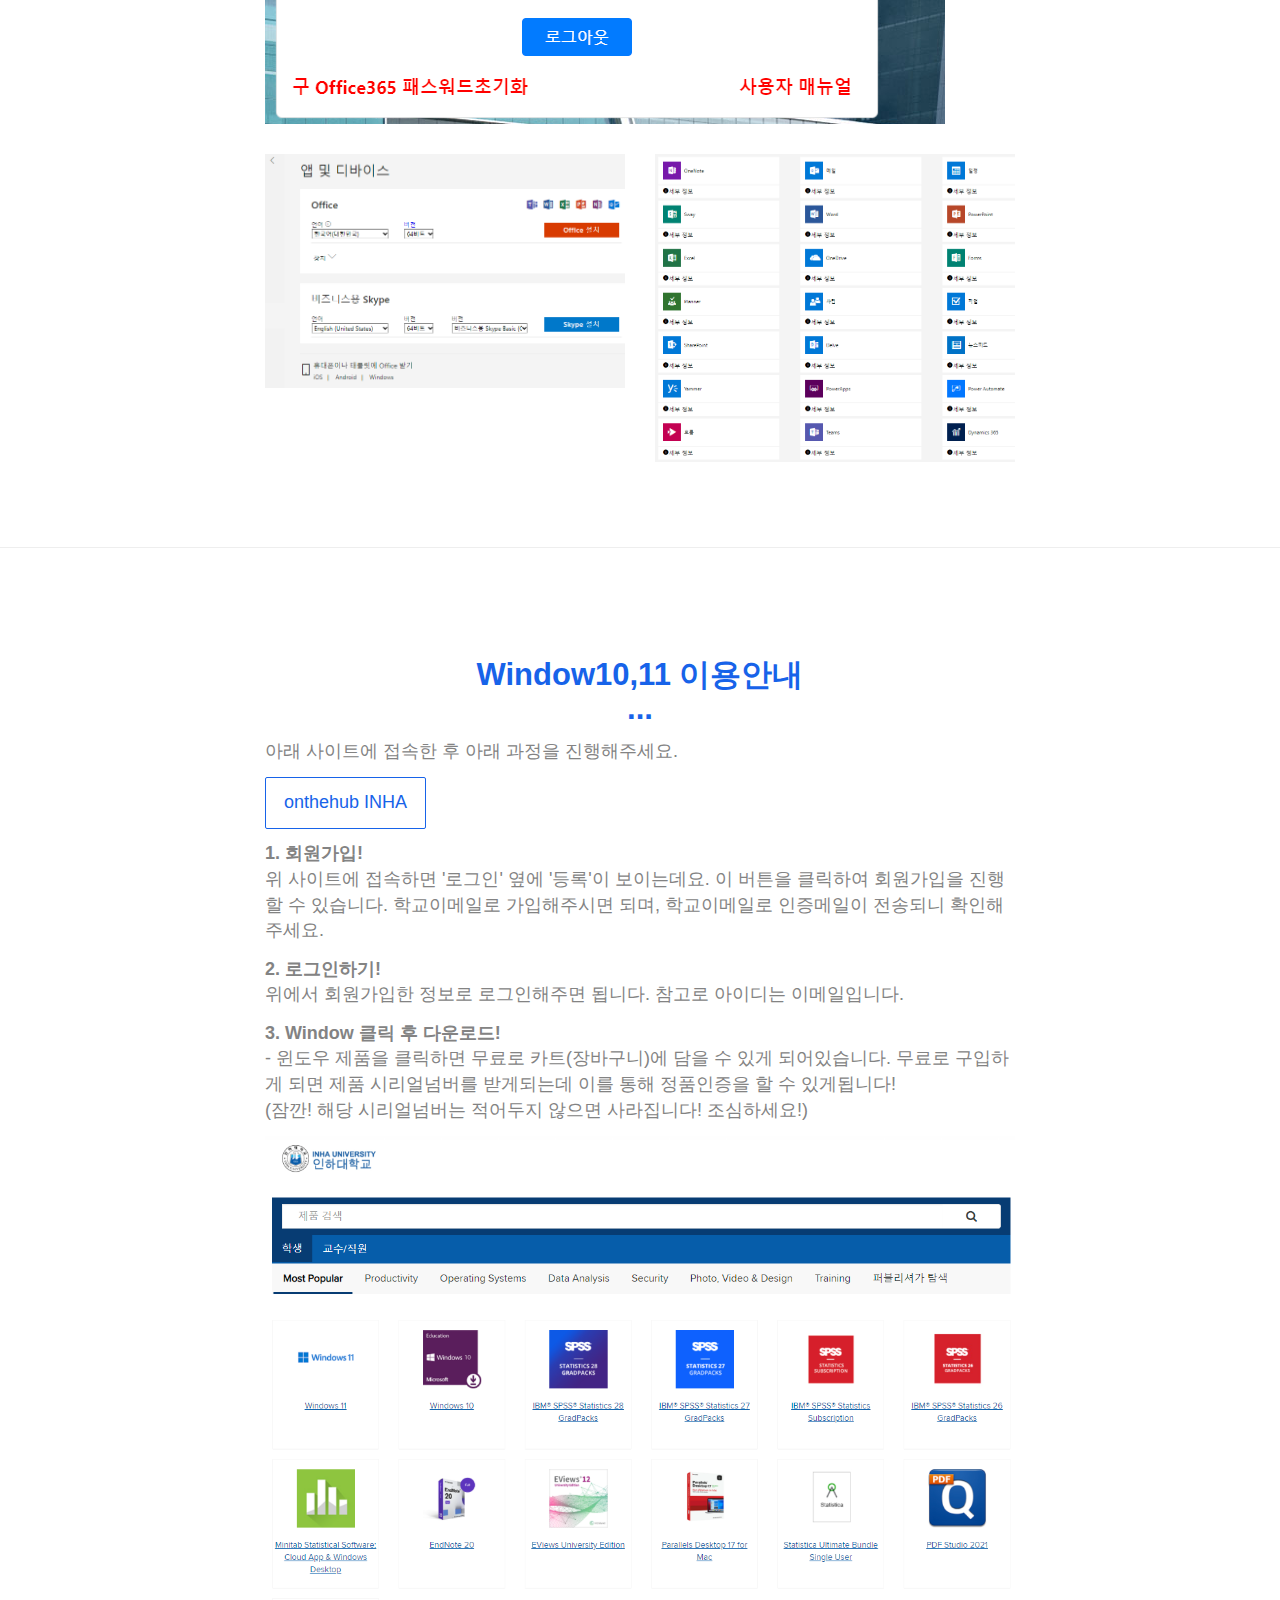
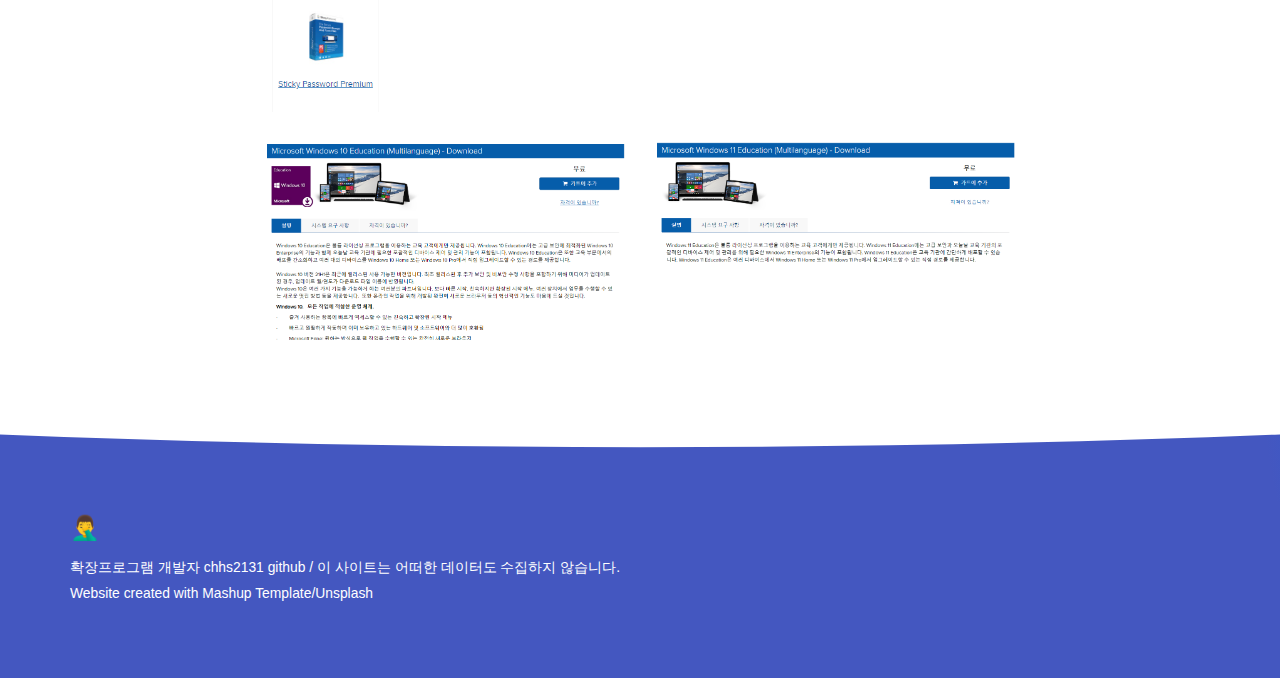
<file: docs/information_officewindow.html>
<!DOCTYPE html>
<html lang="kr">

<head>
  <meta charset="UTF-8">
  <meta content="IE=edge" http-equiv="X-UA-Compatible">
  <meta content="width=device-width,initial-scale=1" name="viewport">
  <meta content="description" name="description">
  <meta name="google" content="notranslate" />
  <meta content="Mashup templates have been developped by Orson.io team" name="author">

  <!-- Disable tap highlight on IE -->
  <meta name="msapplication-tap-highlight" content="no">
  
  
  <link rel="duck-icon" sizes="180x180" href="./assets/duck-icon.png">
  <link href="./assets/favicon.ico" rel="icon">

  <link href="" rel="stylesheet">


  <title>인덕이가 안내해!</title>

<link href="./main.550dcf66.css" rel="stylesheet">
<link rel="preconnect" href="https://fonts.googleapis.com">
<link rel="preconnect" href="https://fonts.gstatic.com" crossorigin>
<link href="https://fonts.googleapis.com/css2?family=Poor+Story&display=swap" rel="stylesheet">

</head>

<body> <!-- Add your content of header -->
<header>
  <nav class="navbar navbar-default active">
    <div class="container">
      <div class="navbar-header">
        <button type="button" class="navbar-toggle collapsed" data-toggle="collapse" data-target="#navbar-collapse" aria-expanded="false">
          <span class="sr-only">Toggle navigation</span>
          <span class="icon-bar"></span>
          <span class="icon-bar"></span>
          <span class="icon-bar"></span>
        </button>
        <a class="navbar-brand" href="./index.html" title="">
          <!--
          <img src="./assets/images/duck_icon.png" class="navbar-logo-img" alt="">
          -->
          인덕이가 안내해!
        </a>
      </div>

      <div class="collapse navbar-collapse" id="navbar-collapse">
        <ul class="nav navbar-nav navbar-right">
          <li><a href="./index.html" title="">홈</a></li>
          <li><a href="./information.html" title="">설명서</a></li>

        </ul>
      </div> 
    </div>
  </nav>
</header>

<!-- Add your site or app content here -->
  <div class="hero-full-container background-image-container white-text-container">
    <div class="container">
      <div class="row">
        <div class="col-xs-12">
          <h1>Office365 & Window받기!</h1>
          <p>인하대학교 학생이라면 무료로 Office365와 Window OS를 받고 사용해보세요! (2021년11월06일 기준 확인됨)</p>
          <br>
        </div>
      </div>
    </div>
  </div>




  <div class="section-container">
    <div class="container">
      <div class="row">
        <div class="col-xs-12 col-md-8 col-md-offset-2">
          <h2 class="text-center">Office 365 이용안내</h2>
          <p>
            본 글은 모바일 가독성 향상을 위하여 인하대학교 정보통신처의 원문을 인용하였습니다. (<a href="https://dept.inha.ac.kr/user/indexSub.do?codyMenuSeq=10155&siteId=cic">원문링크</a>)
          </p>

          <p>
            <b>1. 학교 메일 계정 확인!</b><br/>
            신입생 / 신규교직원은 포털계정 발급 후 다음 날 자동생성 됩니다. (<a href="cloud.inha.ac.kr">링크</a>에서 확인 가능)<br/>
            졸업생은 cloud.inha.ac.kr 에서 직접 가입해야 합니다.<br/>
            (참고로 학생은 @inha.edu / 교직원은 @inha.ac.kr로 생성됨)

          <p>
            <b>2. Office365 다운로드 방법</b><br/>
            다운로드 권한 : 재학생(휴학생 포함) 및 교직원만 가능. 졸업생, 수료생은 무료 서비스 이용 불가<br/>
            <a href="cloud.inha.ac.kr">링크</a> 로그인 후 우측에 'office다운로드' 아이콘 클릭 (OneDrive통해 가입이 되어 있어야 하며, 해당 Office ID의 경우 학교이메일 ID와 달라도 됨.)
          </p>

          <p>
            <b>3. Office365 사용시 '디바이스 사용 안함'을 클릭하여 오피스 사용이 불가 한 경우</b><br/>
            - Windows에서 '설정'(좌측 하단 검색 빈칸에 '설정' 입력) → '계정' → '회사 또는 학교 액세스' → 연결되어 있는 계정 클릭후 '연결 끊기' 클릭 → 오피스 재실행하여 재시도
          </p>
          
          <div class="section-container-spacer">
            <img src="./assets/images/office_1.png" alt="" class="img-responsive reveal-content" data-action="zoom">
          </div>

          <div class="row">
            <div class="col-xs-6">
              <img src="./assets/images/office_2.png" alt="" class="img-responsive reveal-content" data-action="zoom">
            </div>
            <div class="col-xs-6">
              <img src="./assets/images/office_3.png" alt="" class="img-responsive reveal-content" data-action="zoom">
            </div>
          </div>
       </div>
      </div>
    </div>
  </div>

  <hr>
  
  <div class="section-container">
    <div class="container">
      <div class="row">
        <div class="col-xs-12 col-md-8 col-md-offset-2">
          <h2 class="text-center">Window10,11 이용안내</h2>
          <p>
            아래 사이트에 접속한 후 아래 과정을 진행해주세요.
          </p>
          <p>
          <a href="https://inha.onthehub.com/WebStore/Security/Signin.aspx?rurl=%2fWebStore%2fProductsByMajorVersionList.aspx%3fcmi_cs%3d1%26cmi_mnuMain%3df189368a-f0a6-e811-8109-000d3af41938" class="btn btn-primary">
            onthehub INHA
          </a>
          </p>

          <p>
            <b>1. 회원가입!</b><br/>
            위 사이트에 접속하면 '로그인' 옆에 '등록'이 보이는데요. 이 버튼을 클릭하여 회원가입을 진행할 수 있습니다. 학교이메일로 가입해주시면 되며, 학교이메일로 인증메일이 전송되니 확인해주세요.

          <p>
            <b>2. 로그인하기!</b><br/>
            위에서 회원가입한 정보로 로그인해주면 됩니다. 참고로 아이디는 이메일입니다.<br/>
          </p>

          <p>
            <b>3. Window 클릭 후 다운로드!</b><br/>
            - 윈도우 제품을 클릭하면 무료로 카트(장바구니)에 담을 수 있게 되어있습니다. 무료로 구입하게 되면 제품 시리얼넘버를 받게되는데 이를 통해 정품인증을 할 수 있게됩니다! <br/>
            (잠깐! 해당 시리얼넘버는 적어두지 않으면 사라집니다! 조심하세요!)
          </p>
          
          <div class="section-container-spacer">
            <img src="./assets/images/window_1.png" alt="" class="img-responsive reveal-content" data-action="zoom">
          </div>

          <div class="row">
            <div class="col-xs-6">
              <img src="./assets/images/window_2.png" alt="" class="img-responsive reveal-content" data-action="zoom">
            </div>
            <div class="col-xs-6">
              <img src="./assets/images/window_3.png" alt="" class="img-responsive reveal-content" data-action="zoom">
            </div>
          </div>
       </div>
      </div>
    </div>
  </div>


<script>
  document.addEventListener("DOMContentLoaded", function (event) {
    navActivePage();
    scrollRevelation('.reveal');
  });
</script>











 

<script>
  document.addEventListener("DOMContentLoaded", function (event) {
    navbarFixedTopAnimation();
  });
</script>

<footer class="footer-container white-text-container">
  <div class="container">
    <div class="row">

     
      <div class="col-xs-12">
        <h3>🤦‍♂️</h3>

        <div class="row">
          <div class="col-xs-12 col-sm-7">
            <p>
              <small>
                확장프로그램 개발자 <a href="https://github.com/chhs2131">chhs2131 github</a> / 이 사이트는 어떠한 데이터도 수집하지 않습니다. <br/>
                Website created with <a href="http://www.mashup-template.com/" title="Create website with free html template">Mashup Template</a>/<a href="https://www.unsplash.com/" title="Beautiful Free Images">Unsplash</a>
              </small>
            </p>
          </div>
          <!--
          <div class="col-xs-12 col-sm-5">
            <p class="text-right">
              <a href="https://facebook.com/" class="social-round-icon white-round-icon fa-icon" title="">
                <i class="fa fa-facebook" aria-hidden="true"></i>
              </a>
              <a href="https://twitter.com/" class="social-round-icon white-round-icon fa-icon" title="">
                <i class="fa fa-twitter" aria-hidden="true"></i>
              </a>
              <a href="https://www.linkedin.com/" class="social-round-icon white-round-icon fa-icon" title="">
                <i class="fa fa-linkedin" aria-hidden="true"></i>
              </a>
            </p>
          </div>
          -->
        </div>
        
        
      </div>
    </div>
  </div>
</footer>

<script>
  document.addEventListener("DOMContentLoaded", function (event) {
    navActivePage();
    scrollRevelation('.reveal');
  });
</script>

<!-- Google Analytics: change UA-XXXXX-X to be your site's ID 

<script>
  (function (i, s, o, g, r, a, m) {
    i['GoogleAnalyticsObject'] = r; i[r] = i[r] || function () {
      (i[r].q = i[r].q || []).push(arguments)
    }, i[r].l = 1 * new Date(); a = s.createElement(o),
      m = s.getElementsByTagName(o)[0]; a.async = 1; a.src = g; m.parentNode.insertBefore(a, m)
  })(window, document, 'script', '//www.google-analytics.com/analytics.js', 'ga');
  ga('create', 'UA-XXXXX-X', 'auto');
  ga('send', 'pageview');
</script>

--> <script type="text/javascript" src="./main.0cf8b554.js"></script></body>

</html>
</file>
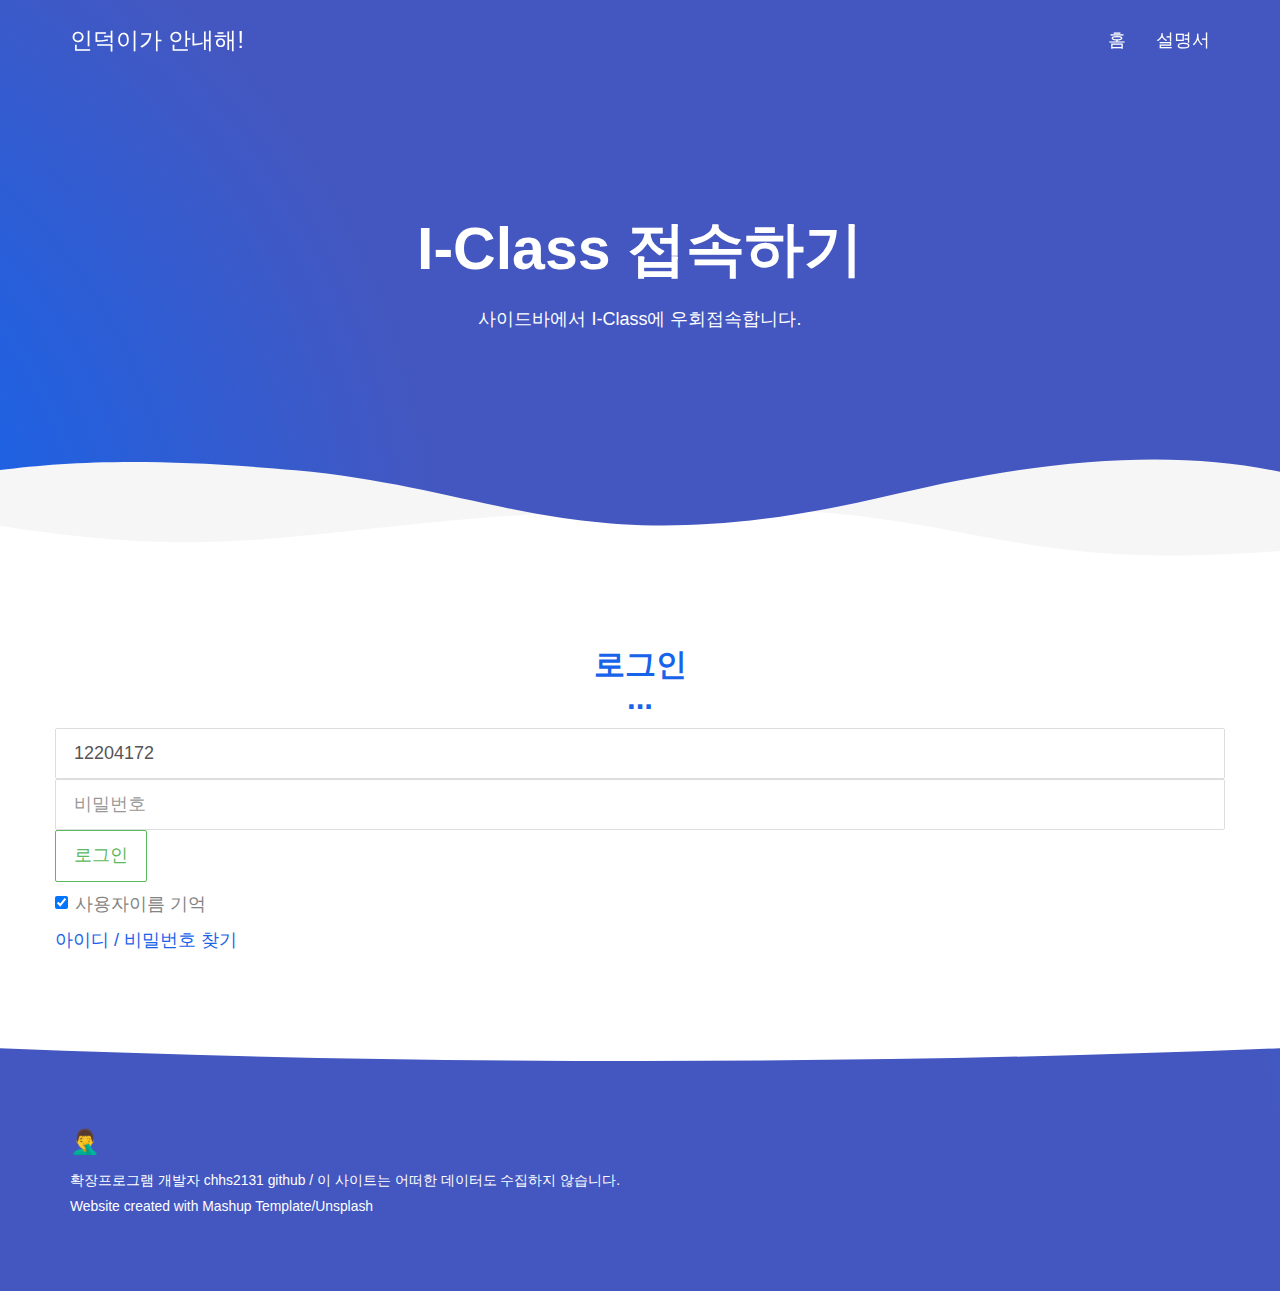
<file: docs/login_access.html>
<!DOCTYPE html>
<html lang="kr">

<head>
  <meta charset="UTF-8">
  <meta content="IE=edge" http-equiv="X-UA-Compatible">
  <meta content="width=device-width,initial-scale=1" name="viewport">
  <meta content="description" name="description">
  <meta name="google" content="notranslate" />
  <meta content="Mashup templates have been developped by Orson.io team" name="author">

  <!-- Disable tap highlight on IE -->
  <meta name="msapplication-tap-highlight" content="no">
  
  
  <link rel="duck-icon" sizes="180x180" href="./assets/duck-icon.png">
  <link href="./assets/favicon.ico" rel="icon">

  <link href="" rel="stylesheet">


  <title>인덕이가 안내해!</title>

<link href="./main.550dcf66.css" rel="stylesheet">
<link rel="preconnect" href="https://fonts.googleapis.com">
<link rel="preconnect" href="https://fonts.gstatic.com" crossorigin>
<link href="https://fonts.googleapis.com/css2?family=Poor+Story&display=swap" rel="stylesheet">

</head>

<body> <!-- Add your content of header -->
<header>
  <nav class="navbar navbar-default active">
    <div class="container">
      <div class="navbar-header">
        <button type="button" class="navbar-toggle collapsed" data-toggle="collapse" data-target="#navbar-collapse" aria-expanded="false">
          <span class="sr-only">Toggle navigation</span>
          <span class="icon-bar"></span>
          <span class="icon-bar"></span>
          <span class="icon-bar"></span>
        </button>
        <a class="navbar-brand" href="./index.html" title="">
          <!--
          <img src="./assets/images/duck_icon.png" class="navbar-logo-img" alt="">
          -->
          인덕이가 안내해!
        </a>
      </div>

      <div class="collapse navbar-collapse" id="navbar-collapse">
        <ul class="nav navbar-nav navbar-right">
          <li><a href="./index.html" title="">홈</a></li>
          <li><a href="./project.html" title="">설명서</a></li>

        </ul>
      </div> 
    </div>
  </nav>
</header>

<!-- Add your site or app content here -->
  <div class="hero-full-container background-image-container white-text-container">
    <div class="container">
      <div class="row">
        <div class="col-xs-12">
          <h1>I-Class 접속하기</h1>
          <p>사이드바에서 I-Class에 우회접속합니다.</p>
          <br>
        </div>
      </div>
    </div>
  </div>



  <div class="section-container">
    <div class="container">
      <div class="row">
        <h2 class="text-center">로그인</h2>
        <form class="mform form-login" method="post" action="https://learn.inha.ac.kr/login/index.php" novalidate="novalidate">
          <div class="textform">
          <input type="text" id="input-username" name="username" placeholder="사용자 아이디" value="12204172" class="required form-control">
          <input type="password" id="input-password" name="password" placeholder="비밀번호" class="required form-control">
          </div>
          <div class="submitform">
          <input type="submit" name="loginbutton" class="btn btn-success" value="로그인">
          </div>

          <div class="checkbox">
          <label>
            <input type="checkbox" id="remember" name="rememberusername" checked="checked">
            사용자이름 기억							</label>
          </div>
          <div class="loginfind">
          <a href="https://itislink.inha.ac.kr/passWord/help/" target="_blank">아이디 / 비밀번호 찾기</a>
          </div>
        </form>
      </div>
    </div>
  </div>


<script>
  document.addEventListener("DOMContentLoaded", function (event) {
    navActivePage();
    scrollRevelation('.reveal');
  });
</script>











 

<script>
  document.addEventListener("DOMContentLoaded", function (event) {
    navbarFixedTopAnimation();
  });
</script>

<footer class="footer-container white-text-container">
  <div class="container">
    <div class="row">

     
      <div class="col-xs-12">
        <h3>🤦‍♂️</h3>

        <div class="row">
          <div class="col-xs-12 col-sm-7">
            <p>
              <small>
                확장프로그램 개발자 <a href="https://github.com/chhs2131">chhs2131 github</a> / 이 사이트는 어떠한 데이터도 수집하지 않습니다. <br/>
                Website created with <a href="http://www.mashup-template.com/" title="Create website with free html template">Mashup Template</a>/<a href="https://www.unsplash.com/" title="Beautiful Free Images">Unsplash</a>
              </small>
            </p>
          </div>
          <!--
          <div class="col-xs-12 col-sm-5">
            <p class="text-right">
              <a href="https://facebook.com/" class="social-round-icon white-round-icon fa-icon" title="">
                <i class="fa fa-facebook" aria-hidden="true"></i>
              </a>
              <a href="https://twitter.com/" class="social-round-icon white-round-icon fa-icon" title="">
                <i class="fa fa-twitter" aria-hidden="true"></i>
              </a>
              <a href="https://www.linkedin.com/" class="social-round-icon white-round-icon fa-icon" title="">
                <i class="fa fa-linkedin" aria-hidden="true"></i>
              </a>
            </p>
          </div>
          -->
        </div>
        
        
      </div>
    </div>
  </div>
</footer>

<script>
  document.addEventListener("DOMContentLoaded", function (event) {
    navActivePage();
    scrollRevelation('.reveal');
  });
</script>

<!-- Google Analytics: change UA-XXXXX-X to be your site's ID 

<script>
  (function (i, s, o, g, r, a, m) {
    i['GoogleAnalyticsObject'] = r; i[r] = i[r] || function () {
      (i[r].q = i[r].q || []).push(arguments)
    }, i[r].l = 1 * new Date(); a = s.createElement(o),
      m = s.getElementsByTagName(o)[0]; a.async = 1; a.src = g; m.parentNode.insertBefore(a, m)
  })(window, document, 'script', '//www.google-analytics.com/analytics.js', 'ga');
  ga('create', 'UA-XXXXX-X', 'auto');
  ga('send', 'pageview');
</script>

--> <script type="text/javascript" src="./main.0cf8b554.js"></script></body>

</html>
</file>
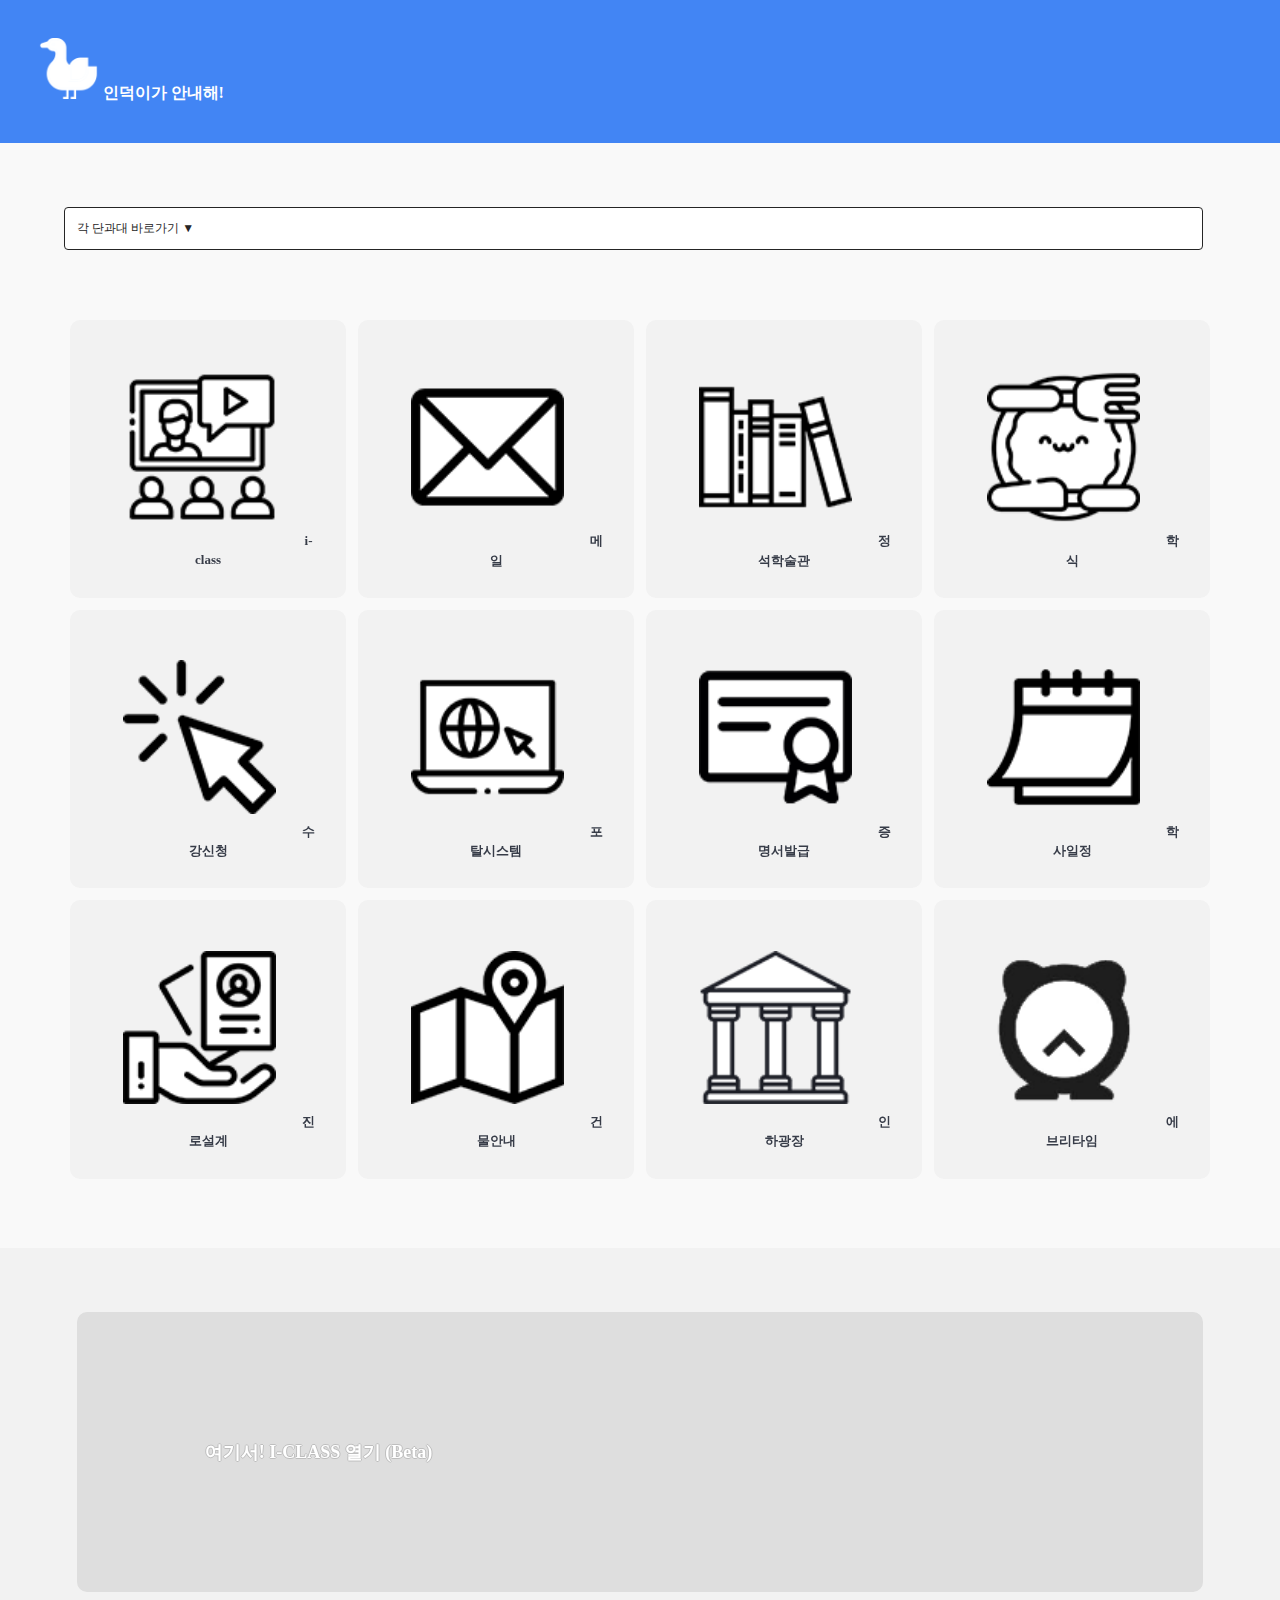
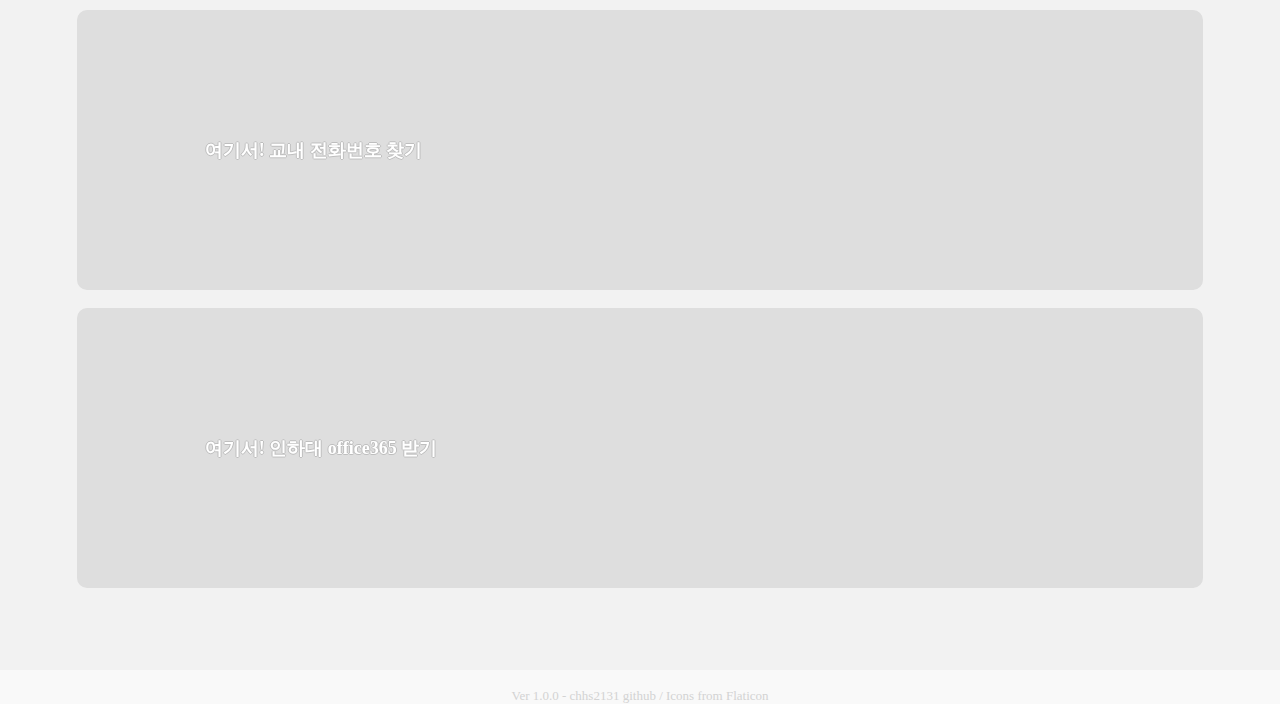
<file: html/sidebar.html>
<!DOCTYPE html>
<html lang="kr">
    <head>
        <meta charset="utf-8">
        <link rel="stylesheet" href="sidebar.css">
        <script type="text/javascript" src="sidebar.js"></script>
    </head>
    <body>
        <div id="header">
            <div>
                <img src="/resource/img/duck_logo.png">
                <span><b>인덕이가 안내해!</b></span>
            </div>
            <!--
                "현재 별도의 설정사항 없음"
            <div>
                <img src="/resource/img/setting.png">
            </div>
            -->
        </div>
        <!--
            "상단 네비게이션 메뉴 현재는 사용하지 않음"
        <nav id="topMenu">
            <ul>
                <li><a class="menuLink" href="#">홈</a></li>
                <li><a class="menuLink" href="#">i-class</a></li>
                <li><a class="menuLink" href="#">MAIL</a></li>
            </ul>
        </nav>
        -->

        <!-- 바로가기 메뉴 표시 : 홈페이지, iclass, 메일, 수강신청 성적조회 등록금조회 학사일정 에브리타임 토론마당-->

        <div>
            <div class="dropdown">
              <button class="dropbtn"> 
                <span class="dropbtn_icon"> 각 단과대 바로가기</span>
                <span>▼</span>
                </button>
                <div class="dropdown-content">
                    <a target="_blank" href="https://cba.inha.ac.kr/">경영대학</a>
                    <a target="_blank" href="https://engcollege.inha.ac.kr/engcollege/index.do">공과대학</a>
                    <a target="_blank" href="https://sgcs.inha.ac.kr/">국제학부</a>
                    <a target="_blank" href="https://hacollege.inha.ac.kr/">문과대학</a>
                    <a target="_blank" href="https://fccollege.inha.ac.kr/">미래융합대학</a>
                    <a target="_blank" href="https://edcollege.inha.ac.kr/">사범대학</a>
                    <a target="_blank" href="https://sscollege.inha.ac.kr/">사회과학대학</a>
                    <a target="_blank" href="https://act.inha.ac.kr/">소프트웨어융합대학</a>
                    <a target="_blank" href="https://artsports.inha.ac.kr/">예술체육대학</a>
                    <a target="_blank" href="https://medicine.inha.ac.kr/">의과대학</a>
                    <a target="_blank" href="https://nscollege.inha.ac.kr/">자연과학대학</a>
                    <a target="_blank" href="https://generaledu.inha.ac.kr/generaledu/index.do">프런티어학부대학</a>
                </div>
            </div>
        </div>


        <div class="link_container">            
            <div class="link_button" id="l_iclass">
                <img class="link_img" src="/resource/img/class.png">
                <b>i-class</b>
            </div>
            <div class="link_button" id="l_mail">
                <img class="link_img" src="/resource/img/mail.png">
                <b>메일</b>
            </div>
            <div class="link_button" id="l_library">
                <img class="link_img" src="/resource/img/book.png">
                <b>정석학술관</b>
            </div>
            <div class="link_button" id="l_meal">
                <img class="link_img" src="/resource/img/meal.png">
                <b>학식</b>
            </div>

            <div class="link_button" id="l_click">
                <img class="link_img" src="/resource/img/click.png">
                <b>수강신청</b>
            </div>
            <div class="link_button" id="l_portal">
                <img class="link_img" src="/resource/img/portal.png">
                <b>포탈시스템</b>
            </div>
            <div class="link_button" id="l_certification">
                <img class="link_img" src="/resource/img/certification.png">
                <b>증명서발급</b>
            </div>
            <div class="link_button" id="l_calendar">
                <img class="link_img" src="/resource/img/calender.png">
                <b>학사일정</b>
            </div>

            <div class="link_button" id="l_hire">
                <img class="link_img" src="/resource/img/hire.png">
                <b>진로설계</b>
            </div>
            <div class="link_button" id="l_map">
                <img class="link_img" src="/resource/img/map.png">
                <b>건물안내</b>
            </div>
            <div class="link_button" id="l_temple">
                <img class="link_img" src="/resource/img/temple.png">
                <b>인하광장</b>
            </div>
            <div class="link_button" id="l_everytime">
                <img class="link_img" src="/resource/img/everytime.png">
                <b>에브리타임</b>
            </div>

            <!--
                "사용되지 않는 메뉴"
            <div class="link_button" id="l_grade">
                <img class="link_img" src="/resource/img/grade.png">
                <b>성적조회</b>
            </div>
            <div class="link_button" id="l_money">
                <img class="link_img" src="/resource/img/money.png">
                <b>등록금조회</b>
            </div>
            -->
        </div>

        <div id="middle">
            <a href="https://learn.inha.ac.kr/login.php">
            <div class="link_button direct_link_button">
                <b>여기서! I-CLASS 열기 (Beta)</b>
            </div>
            </a>
            <br/>

            <a href="https://www.inha.ac.kr/kr/966/subview.do">
            <div class="link_button direct_link_button">
                <b>여기서! 교내 전화번호 찾기</b>
            </div>
            </a>
            <br/>

            <a href="https://github.com/chhs2131/induck-guide-me/blob/main/readme_file/inform/office365inform.md">
            <div class="link_button direct_link_button">
                <b>여기서! 인하대 office365 받기</b>
            </div>
            </a>
            <br/>
        </div>

        <div id="footer">
            <br/>
            <span>
                <div>
                    Ver 1.0.0 -
                    <a href="https://github.com/chhs2131">chhs2131 github</a>
                    /
                    Icons from <a href="https://www.flaticon.com/" title="Flaticon">Flaticon</a>
                </div>
            </span>
        </div>
    </body>
</html>
</file>
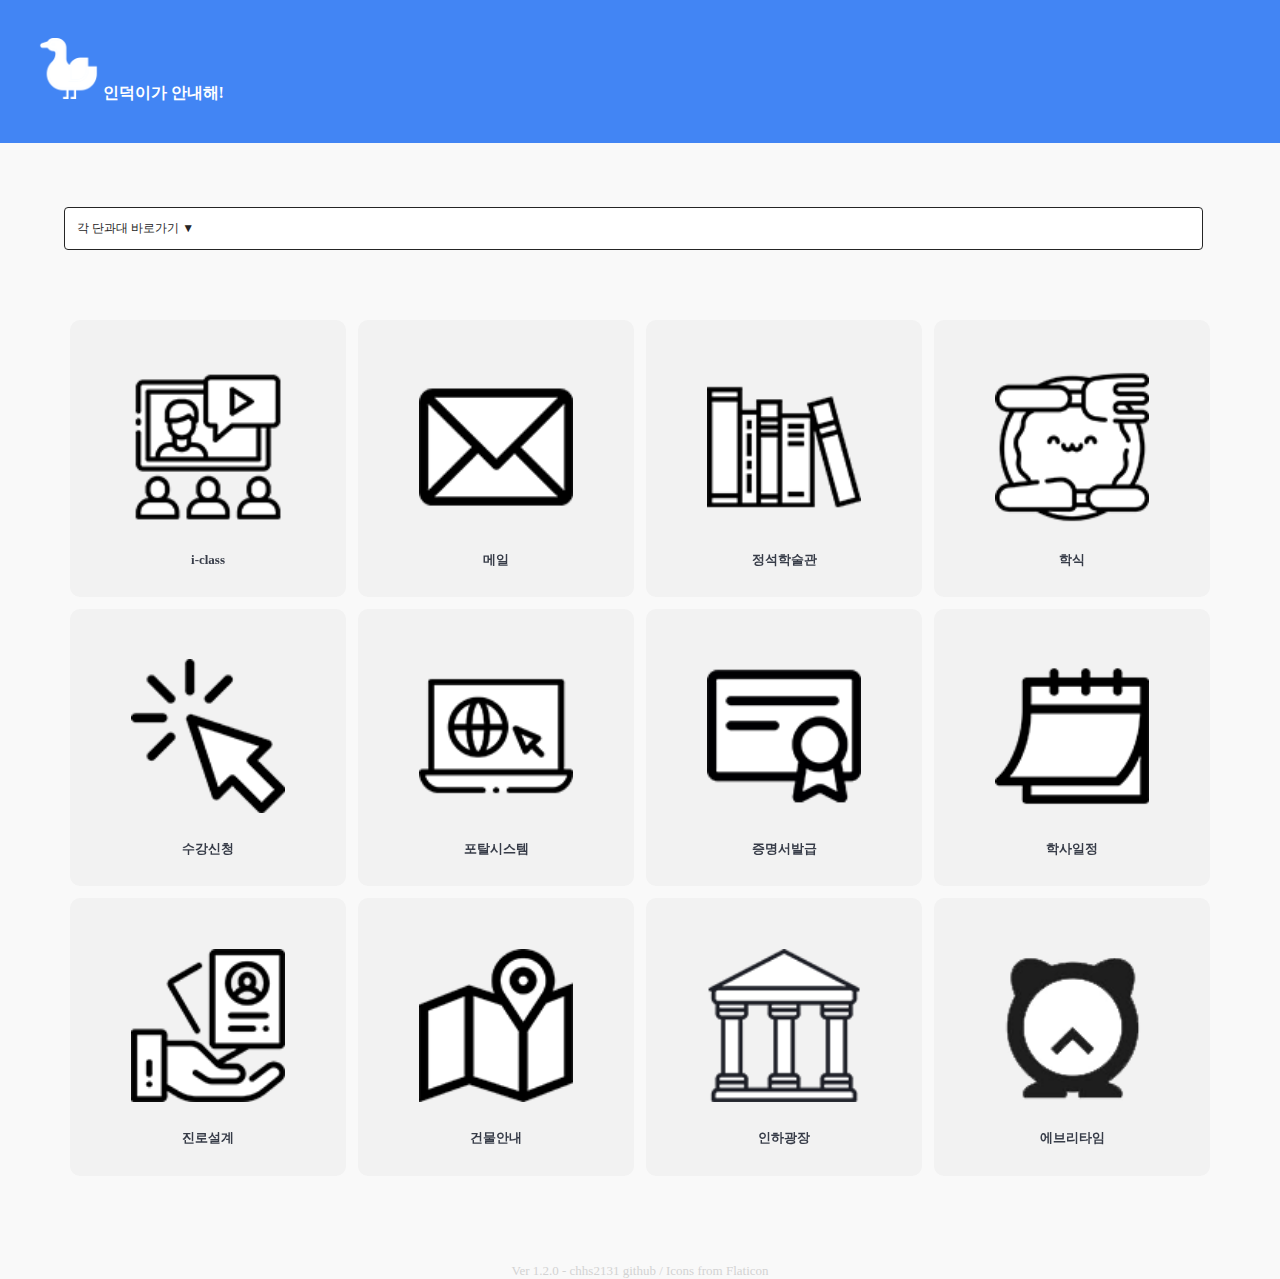
<file: chrome/html/sidebar.html>
<!DOCTYPE html>
<html lang="kr">
<head>
    <meta charset="utf-8">
    <link rel="stylesheet" href="sidebar.css">
</head>
<body>
<div id="header">
    <div>
        <img src="/resource/img/duck_logo.png">
        <span><b>인덕이가 안내해!</b></span>
    </div>
    <!--
        "현재 별도의 설정사항 없음"
    <div>
        <img src="/resource/img/setting.png">
    </div>
    -->
</div>
<!--
    "상단 네비게이션 메뉴 현재는 사용하지 않음"
<nav id="topMenu">
    <ul>
        <li><a class="menuLink" href="#">홈</a></li>
        <li><a class="menuLink" href="#">i-class</a></li>
        <li><a class="menuLink" href="#">MAIL</a></li>
    </ul>
</nav>
-->

<!-- 바로가기 메뉴 표시 : 홈페이지, iclass, 메일, 수강신청 성적조회 등록금조회 학사일정 에브리타임 토론마당-->

<div>
    <div class="dropdown">
        <button class="dropbtn">
            <span class="dropbtn_icon"> 각 단과대 바로가기</span>
            <span>▼</span>
        </button>
        <div class="dropdown-content">
            <a class="shortcutHref" target="_blank" href="https://cba.inha.ac.kr/">경영대학</a>
            <a class="shortcutHref" target="_blank" href="https://engcollege.inha.ac.kr/">공과대학</a>
            <a class="shortcutHref" target="_blank" href="https://sgcs.inha.ac.kr/">국제학부</a>
            <a class="shortcutHref" target="_blank" href="https://hacollege.inha.ac.kr/">문과대학</a>
            <a class="shortcutHref" target="_blank" href="https://fccollege.inha.ac.kr/">미래융합대학</a>
            <a class="shortcutHref" target="_blank" href="https://edcollege.inha.ac.kr/">사범대학</a>
            <a class="shortcutHref" target="_blank" href="https://sscollege.inha.ac.kr/">사회과학대학</a>
            <a class="shortcutHref" target="_blank" href="https://swcc.inha.ac.kr/">소프트웨어융합대학</a>
            <a class="shortcutHref" target="_blank" href="https://artsports.inha.ac.kr/">예술체육대학</a>
            <a class="shortcutHref" target="_blank" href="https://medicine.inha.ac.kr/">의과대학</a>
            <a class="shortcutHref" target="_blank" href="https://nscollege.inha.ac.kr/">자연과학대학</a>
            <a class="shortcutHref" target="_blank" href="https://generaledu.inha.ac.kr/generaledu/index.do">프런티어학부대학</a>
            <a class="shortcutHref" target="_blank" href="https://www.inha.ac.kr/kr/1000/subview.do">대학원 전체</a>
        </div>
    </div>
</div>


<div class="link_container">
    <div class="link_button" id="l_iclass">
        <img class="link_img" src="/resource/img/class.png">
        <p><b>i-class</b></p>
    </div>
    <div class="link_button" id="l_mail">
        <img class="link_img" src="/resource/img/mail.png">
        <p><b>메일</b></p>
    </div>
    <div class="link_button" id="l_library">
        <img class="link_img" src="/resource/img/book.png">
        <p><b>정석학술관</b></p>
    </div>
    <div class="link_button" id="l_meal">
        <img class="link_img" src="/resource/img/meal.png">
        <p><b>학식</b></p>
    </div>

    <div class="link_button" id="l_click">
        <img class="link_img" src="/resource/img/click.png">
        <p><b>수강신청</b></p>
    </div>
    <div class="link_button" id="l_portal">
        <img class="link_img" src="/resource/img/portal.png">
        <p><b>포탈시스템</b></p>
    </div>
    <div class="link_button" id="l_certification">
        <img class="link_img" src="/resource/img/certification.png">
        <p><b>증명서발급</b></p>
    </div>
    <div class="link_button" id="l_calendar">
        <img class="link_img" src="/resource/img/calender.png">
        <p><b>학사일정</b></p>
    </div>

    <div class="link_button" id="l_hire">
        <img class="link_img" src="/resource/img/hire.png">
        <p><b>진로설계</b></p>
    </div>
    <div class="link_button" id="l_map">
        <img class="link_img" src="/resource/img/map.png">
        <p><b>건물안내</b></p>
    </div>
    <div class="link_button" id="l_temple">
        <img class="link_img" src="/resource/img/temple.png">
        <p><b>인하광장</b></p>
    </div>
    <div class="link_button" id="l_everytime">
        <img class="link_img" src="/resource/img/everytime.png">
        <p><b>에브리타임</b></p>
    </div>

    <!--
        "사용되지 않는 메뉴"
    <div class="link_button" id="l_grade">
        <img class="link_img" src="/resource/img/grade.png">
        <b>성적조회</b>
    </div>
    <div class="link_button" id="l_money">
        <img class="link_img" src="/resource/img/money.png">
        <b>등록금조회</b>
    </div>
    -->
</div>

<div id="middle">
    <a href="https://learn.inha.ac.kr/">
        <div class="link_button direct_link_button">
            <b>여기서! I-CLASS 열기 (Beta)</b>
        </div>
    </a>
    <br/>

    <a href="https://www.inha.ac.kr/kr/966/subview.do">
        <div class="link_button direct_link_button">
            <b>여기서! 교내 전화번호 찾기</b>
        </div>
    </a>
    <br/>

    <a href="https://chhs2131.github.io/induck-guide-me/information_officewindow.html">
        <div class="link_button direct_link_button">
            <b>여기서! Office, Window 받기</b>
        </div>
    </a>
    <br/>
</div>

<div id="footer">
    <br/>
    <span>
                <div>
                    Ver 1.2.0 -
                    <a href="https://github.com/chhs2131">chhs2131 github</a>
                    /
                    Icons from <a href="https://www.flaticon.com/" title="Flaticon">Flaticon</a>
                </div>
            </span>
</div>

<script type="text/javascript" src="sidebar.js"></script>
<script type="text/javascript" src="popup.js"></script>
</body>
</html>
</file>
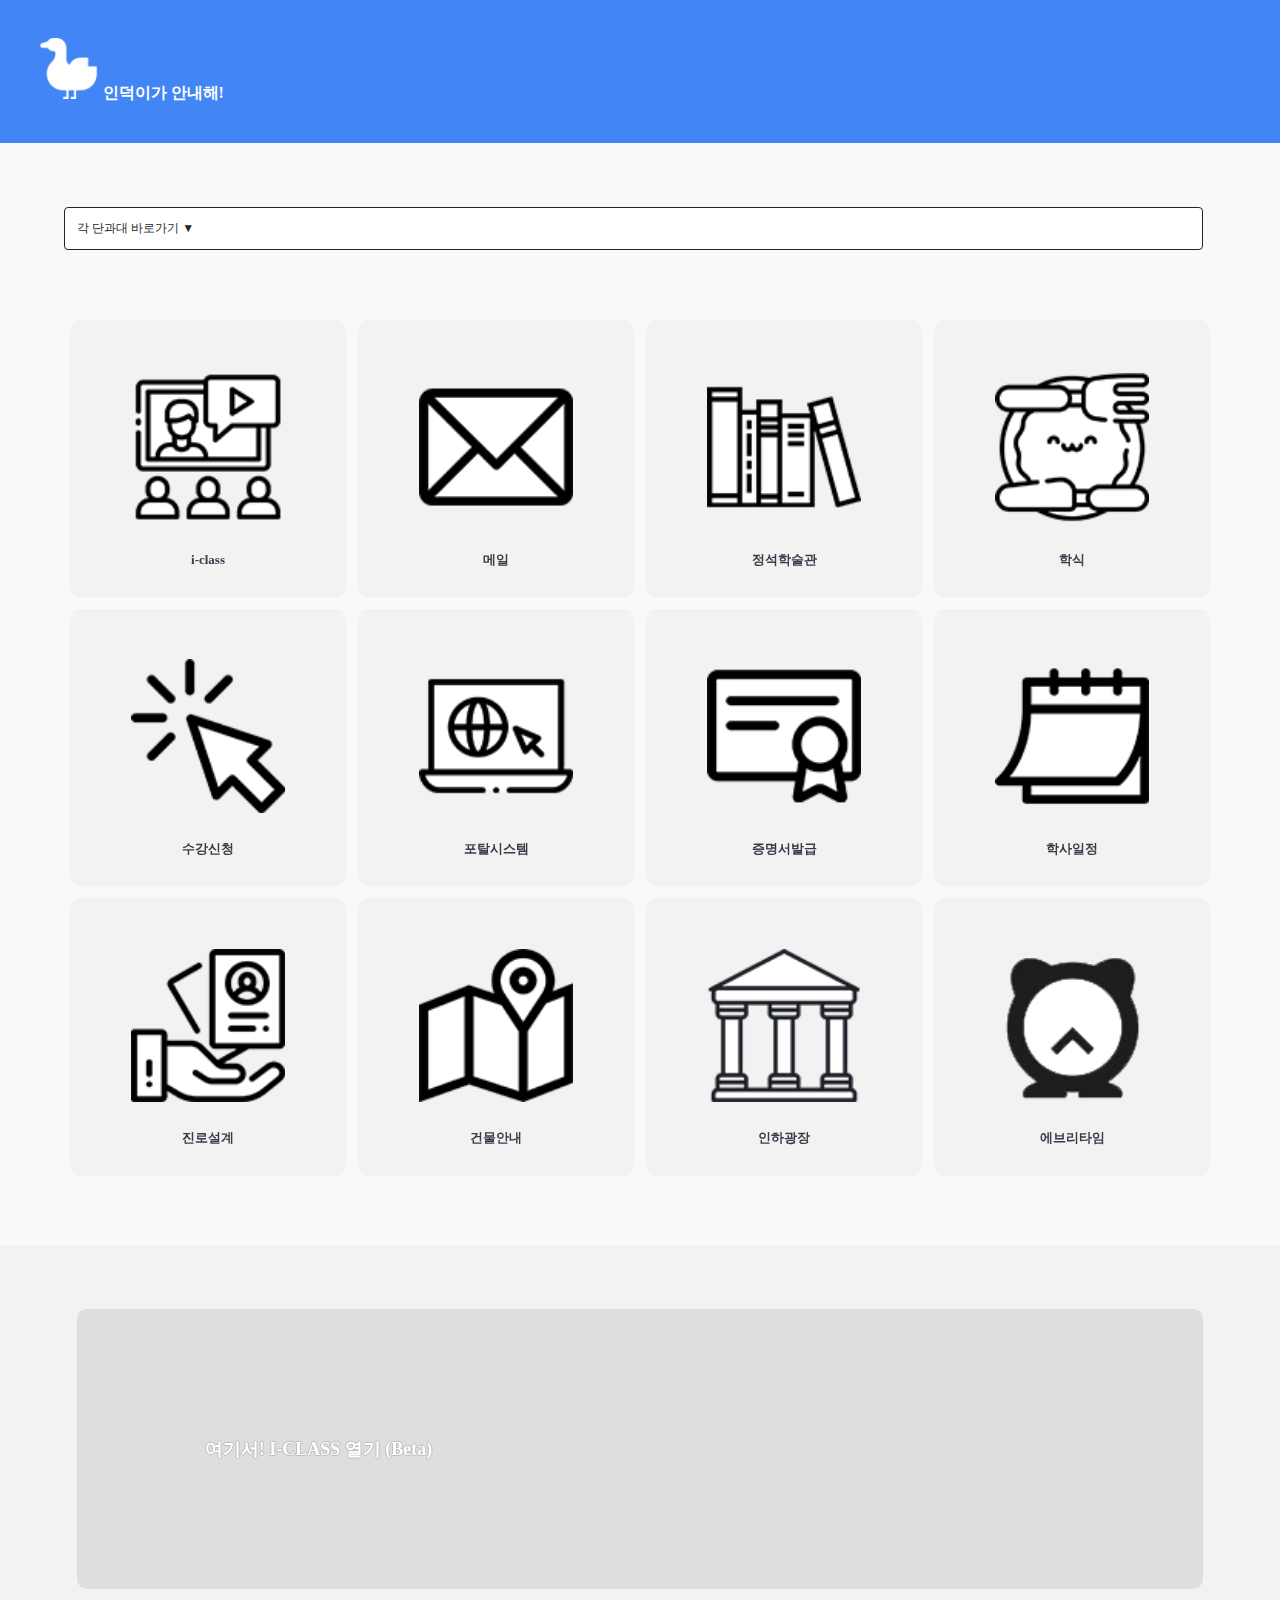
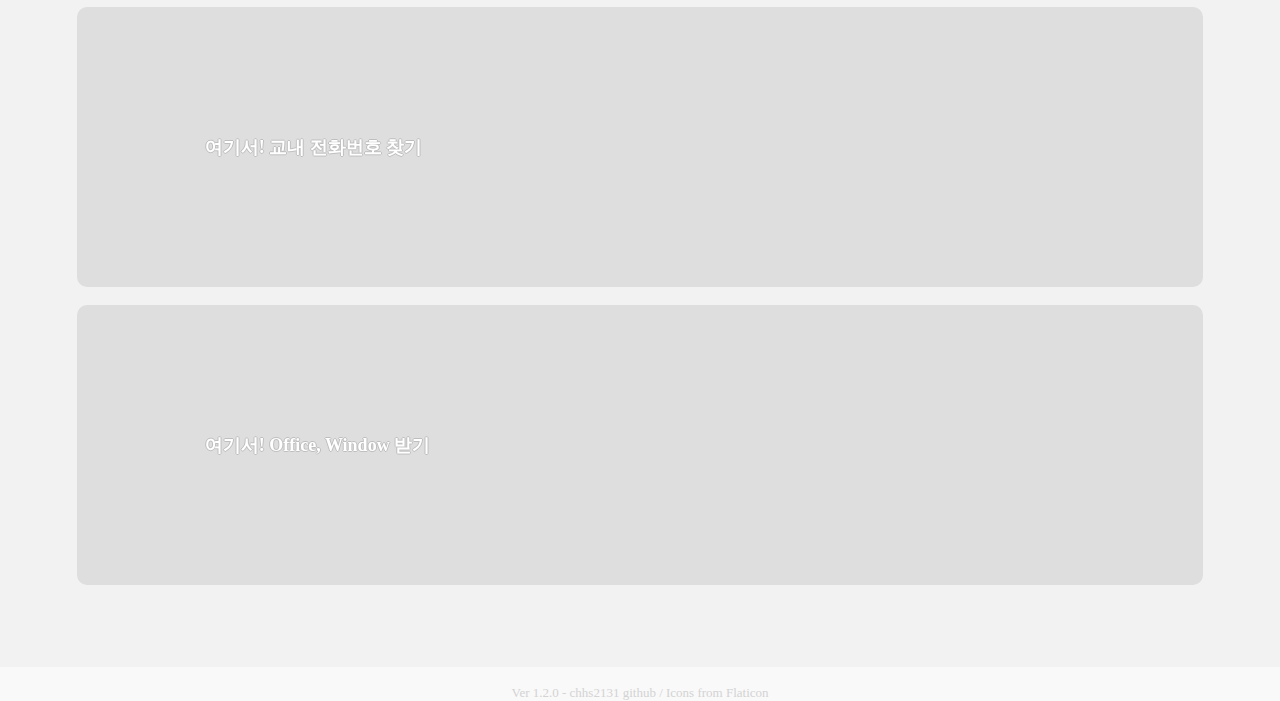
<file: whale_sidebar/html/sidebar.html>
<!DOCTYPE html>
<html lang="kr">
    <head>
        <meta charset="utf-8">
        <link rel="stylesheet" href="sidebar.css">
    </head>
    <body>
        <div id="header">
            <div>
                <img src="/resource/img/duck_logo.png">
                <span><b>인덕이가 안내해!</b></span>
            </div>
            <!--
                "현재 별도의 설정사항 없음"
            <div>
                <img src="/resource/img/setting.png">
            </div>
            -->
        </div>
        <!--
            "상단 네비게이션 메뉴 현재는 사용하지 않음"
        <nav id="topMenu">
            <ul>
                <li><a class="menuLink" href="#">홈</a></li>
                <li><a class="menuLink" href="#">i-class</a></li>
                <li><a class="menuLink" href="#">MAIL</a></li>
            </ul>
        </nav>
        -->

        <!-- 바로가기 메뉴 표시 : 홈페이지, iclass, 메일, 수강신청 성적조회 등록금조회 학사일정 에브리타임 토론마당-->

        <div>
            <div class="dropdown">
                <button class="dropbtn">
                    <span class="dropbtn_icon"> 각 단과대 바로가기</span>
                    <span>▼</span>
                </button>
                <div class="dropdown-content">
                    <a class="shortcutHref" target="_blank" href="https://cba.inha.ac.kr/">경영대학</a>
                    <a class="shortcutHref" target="_blank" href="https://engcollege.inha.ac.kr/">공과대학</a>
                    <a class="shortcutHref" target="_blank" href="https://sgcs.inha.ac.kr/">국제학부</a>
                    <a class="shortcutHref" target="_blank" href="https://hacollege.inha.ac.kr/">문과대학</a>
                    <a class="shortcutHref" target="_blank" href="https://fccollege.inha.ac.kr/">미래융합대학</a>
                    <a class="shortcutHref" target="_blank" href="https://edcollege.inha.ac.kr/">사범대학</a>
                    <a class="shortcutHref" target="_blank" href="https://sscollege.inha.ac.kr/">사회과학대학</a>
                    <a class="shortcutHref" target="_blank" href="https://swcc.inha.ac.kr/">소프트웨어융합대학</a>
                    <a class="shortcutHref" target="_blank" href="https://artsports.inha.ac.kr/">예술체육대학</a>
                    <a class="shortcutHref" target="_blank" href="https://medicine.inha.ac.kr/">의과대학</a>
                    <a class="shortcutHref" target="_blank" href="https://nscollege.inha.ac.kr/">자연과학대학</a>
                    <a class="shortcutHref" target="_blank" href="https://generaledu.inha.ac.kr/generaledu/index.do">프런티어학부대학</a>
                    <a class="shortcutHref" target="_blank" href="https://www.inha.ac.kr/kr/1000/subview.do">대학원 전체</a>
                </div>
            </div>
        </div>


        <div class="link_container">
            <div class="link_button" id="l_iclass">
                <img class="link_img" src="/resource/img/class.png">
                <p><b>i-class</b></p>
            </div>
            <div class="link_button" id="l_mail">
                <img class="link_img" src="/resource/img/mail.png">
                <p><b>메일</b></p>
            </div>
            <div class="link_button" id="l_library">
                <img class="link_img" src="/resource/img/book.png">
                <p><b>정석학술관</b></p>
            </div>
            <div class="link_button" id="l_meal">
                <img class="link_img" src="/resource/img/meal.png">
                <p><b>학식</b></p>
            </div>

            <div class="link_button" id="l_click">
                <img class="link_img" src="/resource/img/click.png">
                <p><b>수강신청</b></p>
            </div>
            <div class="link_button" id="l_portal">
                <img class="link_img" src="/resource/img/portal.png">
                <p><b>포탈시스템</b></p>
            </div>
            <div class="link_button" id="l_certification">
                <img class="link_img" src="/resource/img/certification.png">
                <p><b>증명서발급</b></p>
            </div>
            <div class="link_button" id="l_calendar">
                <img class="link_img" src="/resource/img/calender.png">
                <p><b>학사일정</b></p>
            </div>

            <div class="link_button" id="l_hire">
                <img class="link_img" src="/resource/img/hire.png">
                <p><b>진로설계</b></p>
            </div>
            <div class="link_button" id="l_map">
                <img class="link_img" src="/resource/img/map.png">
                <p><b>건물안내</b></p>
            </div>
            <div class="link_button" id="l_temple">
                <img class="link_img" src="/resource/img/temple.png">
                <p><b>인하광장</b></p>
            </div>
            <div class="link_button" id="l_everytime">
                <img class="link_img" src="/resource/img/everytime.png">
                <p><b>에브리타임</b></p>
            </div>

            <!--
                "사용되지 않는 메뉴"
            <div class="link_button" id="l_grade">
                <img class="link_img" src="/resource/img/grade.png">
                <b>성적조회</b>
            </div>
            <div class="link_button" id="l_money">
                <img class="link_img" src="/resource/img/money.png">
                <b>등록금조회</b>
            </div>
            -->
        </div>

        <div id="middle">
            <a href="https://learn.inha.ac.kr/">
            <div class="link_button direct_link_button">
                <b>여기서! I-CLASS 열기 (Beta)</b>
            </div>
            </a>
            <br/>

            <a href="https://www.inha.ac.kr/kr/966/subview.do">
            <div class="link_button direct_link_button">
                <b>여기서! 교내 전화번호 찾기</b>
            </div>
            </a>
            <br/>

            <a href="https://chhs2131.github.io/induck-guide-me/information_officewindow.html">
            <div class="link_button direct_link_button">
                <b>여기서! Office, Window 받기</b>
            </div>
            </a>
            <br/>
        </div>

        <div id="footer">
            <br/>
            <span>
                <div>
                    Ver 1.2.0 -
                    <a href="https://github.com/chhs2131">chhs2131 github</a>
                    /
                    Icons from <a href="https://www.flaticon.com/" title="Flaticon">Flaticon</a>
                </div>
            </span>
        </div>

    <script type="text/javascript" src="sidebar.js"></script>
    <script type="text/javascript" src="popup.js"></script>
    </body>
</html>
</file>
<file: html/sidebar.css>
body {
    width: 100%;
    min-width: 390px;
    background: #f9f9f9;
    margin: 0px;
    overflow-x: hidden;
}
a {
    text-decoration: none;
    color: lightgray;
}

#header{
    height: 5%;
    background: #4285F4;
    padding: 3%;
    grid-template-columns: 1fr 1fr;
    display: grid;
}
#header span {
    font-size: medium;
    color: white;
}
#header img {
    width: 10%;
}
#header div:nth-child(1) {
    text-align: left;
}
#header div:nth-child(2) {
    text-align: right;
}


#topMenu {            
    width: 100%;
}
#topMenu ul li {                  
    list-style: none;           
    color: black;            
    float: left;     
    line-height: 30px;          
    width: 33%;
    vertical-align: middle;    
    text-align: center;      
    margin: 0px;
    padding: 0px;
}
#topMenu ul {
    margin: 0px;
    padding: 0px; 
}
#topMenu .menuLink {                           
    text-decoration:none;               
    color: black;                     
    display: block;             
    font-size: 12px;                     
    font-weight: bold;                      
}
#topMenu .menuLink:hover {    
    color: #0092DD;              
}

div.link_container {
    padding:5%;
    text-align: center;
    grid-template-columns: 1fr 1fr 1fr 1fr;
    display: grid;
}
.link_container .link_button b {
    font-size: small;
    color:#373C48;
}
.link_container .link_button a {
    text-decoration: none;
}
.link_button {
    border-radius: 10px;
    padding: 10%;
    margin: 2%;
    background: #F2F2F2;
    filter: blur(0px) grayscale(0%);
    transition: 0.5s;
}
.link_button:hover {
    filter: blur(1px) grayscale(0%);
    background: #4C8BF6;
}
img.link_img {
    padding: 10%;
    width: 70%;
}

#middle {
    padding-top: 5%;
    padding-bottom: 5%;
    background: #F2F2F2;
}
.direct_link_button{
    margin: auto 6%;
    background: #DEDEDE;
}
.direct_link_button b{
    font-size: large;
    color: white;
    text-align: center;
    text-shadow: -1px 0 #BEBEBE, 0 1px #BEBEBE, 1px 0 #BEBEBE, 0 -1px #BEBEBE;
}


.dropdown{
  position : relative;
  display : inline-block;
  padding: 5%;
  padding-bottom: 0px;
  width: 100%;
}

.dropbtn_icon{
  font-family : 'Material Icons';
}
.dropbtn{
  border : 1px solid rgb(37, 37, 37);
  border-radius : 4px;
  background-color: white;
  font-weight: 400;
  color : rgb(37, 37, 37);
  padding : 12px;
  width : 89%;
  text-align: left;
  cursor : pointer;
  font-size : 12px;
}
.dropdown-content{
  display : none;
  position : absolute;
  z-index : 1; /*다른 요소들보다 앞에 배치*/
  height: 240px;
  font-weight: 400;
  background-color: #f9f9f9;
  width: 80%;
  min-width : 200px;
  overflow: auto;
}

.dropdown-content a{
  display : block;
  text-decoration : none;
  color : rgb(37, 37, 37);
  font-size: 12px;
  padding : 12px 20px;
  background-color: white;
}

.dropdown-content a:hover{
  background-color : #729BDA;
  color: white;
}

.dropdown:hover .dropdown-content {
  display: block;
}

#footer {
    text-align: center;   
}
#footer span {
    font-size: small;
    color: lightgray;
}
</file>
<file: chrome/html/sidebar.css>
body {
    width: 100%;
    min-width: 390px;
    background: #f9f9f9;
    margin: 0px;
    overflow-x: hidden;
}
a {
    text-decoration: none;
    color: lightgray;
}

#header{
    height: 5%;
    background: #4285F4;
    padding: 3%;
    grid-template-columns: 1fr 1fr;
    display: grid;
}
#header span {
    font-size: medium;
    color: white;
}
#header img {
    width: 10%;
}
#header div:nth-child(1) {
    text-align: left;
}
#header div:nth-child(2) {
    text-align: right;
}


#topMenu {            
    width: 100%;
}
#topMenu ul li {                  
    list-style: none;           
    color: black;            
    float: left;     
    line-height: 30px;          
    width: 33%;
    vertical-align: middle;    
    text-align: center;      
    margin: 0px;
    padding: 0px;
}
#topMenu ul {
    margin: 0px;
    padding: 0px; 
}
#topMenu .menuLink {                           
    text-decoration:none;               
    color: black;                     
    display: block;             
    font-size: 12px;                     
    font-weight: bold;                      
}
#topMenu .menuLink:hover {    
    color: #0092DD;              
}

div.link_container {
    padding:5%;
    text-align: center;
    grid-template-columns: 1fr 1fr 1fr 1fr;
    display: grid;
}
.link_container .link_button b {
    font-size: small;
    color:#373C48;
}
.link_container .link_button a {
    text-decoration: none;
}
.link_button {
    border-radius: 10px;
    padding: 10%;
    margin: 2%;
    background: #F2F2F2;
    filter: blur(0px) grayscale(0%);
    transition: 0.5s;
    cursor: pointer;
}
.link_button:hover {
    filter: blur(1px) grayscale(0%);
    background: #4C8BF6;
}
.link_button p {
    margin: 0%;
}
img.link_img {
    padding: 10%;
    width: 70%;
}

#middle {
    padding-top: 5%;
    padding-bottom: 5%;
    background: #F2F2F2;
    display: none;
}
.direct_link_button{
    margin: auto 6%;
    background: #DEDEDE;
}
.direct_link_button b{
    font-size: large;
    color: white;
    text-align: center;
    text-shadow: -1px 0 #BEBEBE, 0 1px #BEBEBE, 1px 0 #BEBEBE, 0 -1px #BEBEBE;
}


.dropdown{
  position : relative;
  display : inline-block;
  padding: 5%;
  padding-bottom: 0px;
  width: 100%;
}

.dropbtn_icon{
  font-family : 'Material Icons';
}
.dropbtn{
  border : 1px solid rgb(37, 37, 37);
  border-radius : 4px;
  background-color: white;
  font-weight: 400;
  color : rgb(37, 37, 37);
  padding : 12px;
  width : 89%;
  text-align: left;
  cursor : pointer;
  font-size : 12px;
}
.dropdown-content{
  display : none;
  position : absolute;
  z-index : 1; /*다른 요소들보다 앞에 배치*/
  height: 240px;
  font-weight: 400;
  background-color: #f9f9f9;
  width: 80%;
  min-width : 200px;
  overflow: auto;
}

.dropdown-content a{
  display : block;
  text-decoration : none;
  color : rgb(37, 37, 37);
  font-size: 12px;
  padding : 12px 20px;
  background-color: white;
}

.dropdown-content a:hover{
  background-color : #729BDA;
  color: white;
}
.dropdown-content:hover{
    /* POPUP형 확장프로그램 전용 */
    display: block;
}

.dropdown:active .dropdown-content {
    /* POPUP형 확장프로그램 전용 . 기존은 :hover */
  display: block;
}

#footer {
    text-align: center;   
}
#footer span {
    font-size: small;
    color: lightgray;
}
</file>
<file: whale_sidebar/html/sidebar.css>
body {
    width: 100%;
    min-width: 390px;
    background: #f9f9f9;
    margin: 0px;
    overflow-x: hidden;
}
a {
    text-decoration: none;
    color: lightgray;
}

#header{
    height: 5%;
    background: #4285F4;
    padding: 3%;
    grid-template-columns: 1fr 1fr;
    display: grid;
}
#header span {
    font-size: medium;
    color: white;
}
#header img {
    width: 10%;
}
#header div:nth-child(1) {
    text-align: left;
}
#header div:nth-child(2) {
    text-align: right;
}


#topMenu {            
    width: 100%;
}
#topMenu ul li {                  
    list-style: none;           
    color: black;            
    float: left;     
    line-height: 30px;          
    width: 33%;
    vertical-align: middle;    
    text-align: center;      
    margin: 0px;
    padding: 0px;
}
#topMenu ul {
    margin: 0px;
    padding: 0px; 
}
#topMenu .menuLink {                           
    text-decoration:none;               
    color: black;                     
    display: block;             
    font-size: 12px;                     
    font-weight: bold;                      
}
#topMenu .menuLink:hover {    
    color: #0092DD;              
}

div.link_container {
    padding:5%;
    text-align: center;
    grid-template-columns: 1fr 1fr 1fr 1fr;
    display: grid;
}
.link_container .link_button b {
    font-size: small;
    color:#373C48;
}
.link_container .link_button a {
    text-decoration: none;
}
.link_button {
    border-radius: 10px;
    padding: 10%;
    margin: 2%;
    background: #F2F2F2;
    filter: blur(0px) grayscale(0%);
    transition: 0.5s;
    cursor: pointer;
}
.link_button:hover {
    filter: blur(1px) grayscale(0%);
    background: #4C8BF6;
}
.link_button p {
    margin: 0%;
}
img.link_img {
    padding: 10%;
    width: 70%;
}

#middle {
    padding-top: 5%;
    padding-bottom: 5%;
    background: #F2F2F2;
}
.direct_link_button{
    margin: auto 6%;
    background: #DEDEDE;
}
.direct_link_button b{
    font-size: large;
    color: white;
    text-align: center;
    text-shadow: -1px 0 #BEBEBE, 0 1px #BEBEBE, 1px 0 #BEBEBE, 0 -1px #BEBEBE;
}


.dropdown{
  position : relative;
  display : inline-block;
  padding: 5%;
  padding-bottom: 0px;
  width: 100%;
}

.dropbtn_icon{
  font-family : 'Material Icons';
}
.dropbtn{
  border : 1px solid rgb(37, 37, 37);
  border-radius : 4px;
  background-color: white;
  font-weight: 400;
  color : rgb(37, 37, 37);
  padding : 12px;
  width : 89%;
  text-align: left;
  cursor : pointer;
  font-size : 12px;
}
.dropdown-content{
  display : none;
  position : absolute;
  z-index : 1; /*다른 요소들보다 앞에 배치*/
  height: 240px;
  font-weight: 400;
  background-color: #f9f9f9;
  width: 80%;
  min-width : 200px;
  overflow: auto;
}

.dropdown-content a{
  display : block;
  text-decoration : none;
  color : rgb(37, 37, 37);
  font-size: 12px;
  padding : 12px 20px;
  background-color: white;
}

.dropdown-content a:hover{
  background-color : #729BDA;
  color: white;
}

.dropdown:hover .dropdown-content {
  display: block;
}

#footer {
    text-align: center;   
}
#footer span {
    font-size: small;
    color: lightgray;
}
</file>
<file: docs/main.550dcf66.css>
@import url(https://fonts.googleapis.com/css?family=Hind+Siliguri:300,600|Martel:400,900);
@import url(https://maxcdn.bootstrapcdn.com/font-awesome/4.7.0/css/font-awesome.min.css);/*!
 * Bootstrap v3.3.7 (http://getbootstrap.com)
 * Copyright 2011-2016 Twitter, Inc.
 * Licensed under MIT (https://github.com/twbs/bootstrap/blob/master/LICENSE)
 */
/*! normalize.css v3.0.3 | MIT License | github.com/necolas/normalize.css */html{scroll-behavior: smooth; font-family: 'Noto Sans KR', sans-serif;-ms-text-size-adjust:100%;-webkit-text-size-adjust:100%}body{margin:0}article,aside,details,figcaption,figure,footer,header,hgroup,main,menu,nav,section,summary{display:block}audio,canvas,progress,video{display:inline-block;vertical-align:baseline}audio:not([controls]){display:none;height:0}[hidden],template{display:none}a{background-color:transparent}a:active,a:hover{outline:0}abbr[title]{border-bottom:1px dotted}b,strong{font-weight:700}dfn{font-style:italic}h1{font-size:2em;margin:.67em 0}mark{background:#ff0;color:#000}small{font-size:80%}sub,sup{font-size:75%;line-height:0;position:relative;vertical-align:baseline}sup{top:-.5em}sub{bottom:-.25em}img{border:0}svg:not(:root){overflow:hidden}figure{margin:1em 40px}hr{box-sizing:content-box;height:0}pre{overflow:auto}code,kbd,pre,samp{font-family:monospace,monospace;font-size:1em}button,input,optgroup,select,textarea{color:inherit;font:inherit;margin:0}button{overflow:visible}button,select{text-transform:none}button,html input[type=button],input[type=reset],input[type=submit]{-webkit-appearance:button;cursor:pointer}button[disabled],html input[disabled]{cursor:default}button::-moz-focus-inner,input::-moz-focus-inner{border:0;padding:0}input{line-height:normal}input[type=checkbox],input[type=radio]{box-sizing:border-box;padding:0}input[type=number]::-webkit-inner-spin-button,input[type=number]::-webkit-outer-spin-button{height:auto}input[type=search]{-webkit-appearance:textfield;box-sizing:content-box}input[type=search]::-webkit-search-cancel-button,input[type=search]::-webkit-search-decoration{-webkit-appearance:none}fieldset{border:1px solid silver;margin:0 2px;padding:.35em .625em .75em}textarea{overflow:auto}optgroup{font-weight:700}table{border-collapse:collapse;border-spacing:0}td,th{padding:0}

/*! Source: https://github.com/h5bp/html5-boilerplate/blob/master/src/css/main.css */@media print{*,:after,:before{background:transparent!important;color:#000!important;box-shadow:none!important;text-shadow:none!important}a,a:visited{text-decoration:underline}a[href]:after{content:" (" attr(href) ")"}abbr[title]:after{content:" (" attr(title) ")"}a[href^="#"]:after,a[href^="javascript:"]:after{content:""}blockquote,pre{border:1px solid #999;page-break-inside:avoid}thead{display:table-header-group}img,tr{page-break-inside:avoid}img{max-width:100%!important}h2,h3,p{orphans:3;widows:3}h2,h3{page-break-after:avoid}.navbar{display:none}.btn>.caret,.dropup>.btn>.caret{border-top-color:#000!important}.label{border:1px solid #000}.table{border-collapse:collapse!important}.table td,.table th{background-color:#fff!important}.table-bordered td,.table-bordered th{border:1px solid #ddd!important}}*,:after,:before{-webkit-box-sizing:border-box;-moz-box-sizing:border-box;box-sizing:border-box}html{font-size:10px;-webkit-tap-highlight-color:transparent}body{font-family: 'Noto Sans KR', sans-serif;font-size:18px;line-height:1.42857;color:#838383;background-color:#fff}button,input,select,textarea{font-family: 'Noto Sans KR', sans-serif;font-size:inherit;line-height:inherit}a{color:#1763e9;text-decoration:none}a:focus,a:hover{color:#1045a4;text-decoration:underline}a:focus{outline:5px auto -webkit-focus-ring-color;outline-offset:-2px}figure{margin:0}img{vertical-align:middle}.img-responsive{display:block;max-width:100%;height:auto}.img-rounded{border-radius:4px}.img-thumbnail{padding:4px;line-height:1.42857;background-color:#fff;border:1px solid #ddd;border-radius:2px;-webkit-transition:all .2s ease-in-out;-o-transition:all .2s ease-in-out;transition:all .2s ease-in-out;display:inline-block;max-width:100%;height:auto}.img-circle{border-radius:50%}hr{margin-top:25px;margin-bottom:25px;border:0;border-top:1px solid #eee}.sr-only{position:absolute;width:1px;height:1px;margin:-1px;padding:0;overflow:hidden;clip:rect(0,0,0,0);border:0}.sr-only-focusable:active,.sr-only-focusable:focus{position:static;width:auto;height:auto;margin:0;overflow:visible;clip:auto}[role=button]{cursor:pointer}.h1,.h2,.h3,.h4,.h5,.h6,h1,h2,h3,h4,h5,h6{font-family: 'Noto Sans KR', sans-serif;font-weight:900;line-height:1.1;color:#1763e9}.h1 .small,.h1 small,.h2 .small,.h2 small,.h3 .small,.h3 small,.h4 .small,.h4 small,.h5 .small,.h5 small,.h6 .small,.h6 small,h1 .small,h1 small,h2 .small,h2 small,h3 .small,h3 small,h4 .small,h4 small,h5 .small,h5 small,h6 .small,h6 small{font-weight:400;line-height:1;color:#777}.h1,.h2,.h3,h1,h2,h3{margin-top:25px;margin-bottom:12.5px}.h1 .small,.h1 small,.h2 .small,.h2 small,.h3 .small,.h3 small,h1 .small,h1 small,h2 .small,h2 small,h3 .small,h3 small{font-size:65%}.h4,.h5,.h6,h4,h5,h6{margin-top:12.5px;margin-bottom:12.5px}.h4 .small,.h4 small,.h5 .small,.h5 small,.h6 .small,.h6 small,h4 .small,h4 small,h5 .small,h5 small,h6 .small,h6 small{font-size:75%}.h1,h1{font-size:59px}.h2,h2{font-size:31px}.h3,h3{font-size:24px}.h4,.h5,h4,h5{font-size:18px}.h6,h6{font-size:16px}p{margin:0 0 12.5px}.lead{margin-bottom:25px;font-size:20px;font-weight:300;line-height:1.4}@media (min-width:768px){.lead{font-size:27px}}.small,small{font-size:77%}.mark,mark{background-color:#fcf8e3;padding:.2em}.text-left{text-align:left}.text-right{text-align:right}.text-center{text-align:center}.text-justify{text-align:justify}.text-nowrap{white-space:nowrap}.text-lowercase{text-transform:lowercase}.initialism,.text-uppercase{text-transform:uppercase}.text-capitalize{text-transform:capitalize}.text-muted{color:#777}.text-primary{color:#1763e9}a.text-primary:focus,a.text-primary:hover{color:#124fbb}.text-success{color:#fff}a.text-success:focus,a.text-success:hover{color:#e6e6e6}.text-info{color:#31708f}a.text-info:focus,a.text-info:hover{color:#245269}.text-warning{color:#8a6d3b}a.text-warning:focus,a.text-warning:hover{color:#66512c}.text-danger{color:#fff}a.text-danger:focus,a.text-danger:hover{color:#e6e6e6}.bg-primary{color:#fff;background-color:#1763e9}a.bg-primary:focus,a.bg-primary:hover{background-color:#124fbb}.bg-success{background-color:#08005f}a.bg-success:focus,a.bg-success:hover{background-color:#04002c}.bg-info{background-color:#d9edf7}a.bg-info:focus,a.bg-info:hover{background-color:#afd9ee}.bg-warning{background-color:#fcf8e3}a.bg-warning:focus,a.bg-warning:hover{background-color:#f7ecb5}.bg-danger{background-color:#ca044b}a.bg-danger:focus,a.bg-danger:hover{background-color:#980338}.page-header{padding-bottom:11.5px;margin:50px 0 25px;border-bottom:1px solid #eee}ol,ul{margin-top:0;margin-bottom:12.5px}ol ol,ol ul,ul ol,ul ul{margin-bottom:0}.list-inline,.list-unstyled{padding-left:0;list-style:none}.list-inline{margin-left:-5px}.list-inline>li{display:inline-block;padding-left:5px;padding-right:5px}dl{margin-top:0;margin-bottom:25px}dd,dt{line-height:1.42857}dt{font-weight:700}dd{margin-left:0}.dl-horizontal dd:after,.dl-horizontal dd:before{content:" ";display:table}.dl-horizontal dd:after{clear:both}@media (min-width:768px){.dl-horizontal dt{float:left;width:160px;clear:left;text-align:right;overflow:hidden;text-overflow:ellipsis;white-space:nowrap}.dl-horizontal dd{margin-left:180px}}abbr[data-original-title],abbr[title]{cursor:help;border-bottom:1px dotted #777}.initialism{font-size:90%}blockquote{padding:12.5px 25px;margin:0 0 25px;font-size:22.5px;border-left:5px solid #eee}blockquote ol:last-child,blockquote p:last-child,blockquote ul:last-child{margin-bottom:0}blockquote .small,blockquote footer,blockquote small{display:block;font-size:80%;line-height:1.42857;color:#777}blockquote .small:before,blockquote footer:before,blockquote small:before{content:"\2014   \A0"}.blockquote-reverse,blockquote.pull-right{padding-right:15px;padding-left:0;border-right:5px solid #eee;border-left:0;text-align:right}.blockquote-reverse .small:before,.blockquote-reverse footer:before,.blockquote-reverse small:before,blockquote.pull-right .small:before,blockquote.pull-right footer:before,blockquote.pull-right small:before{content:""}.blockquote-reverse .small:after,.blockquote-reverse footer:after,.blockquote-reverse small:after,blockquote.pull-right .small:after,blockquote.pull-right footer:after,blockquote.pull-right small:after{content:"\A0   \2014"}address{margin-bottom:25px;font-style:normal;line-height:1.42857}code,kbd,pre,samp{font-family: 'Noto Sans KR', sans-serif;}code{color:#c7254e;background-color:#f9f2f4}code,kbd{padding:2px 4px;font-size:90%;border-radius:2px}kbd{color:#fff;background-color:#333;box-shadow:inset 0 -1px 0 rgba(0,0,0,.25)}kbd kbd{padding:0;font-size:100%;font-weight:700;box-shadow:none}pre{display:block;padding:12px;margin:0 0 12.5px;font-size:17px;line-height:1.42857;word-break:break-all;word-wrap:break-word;color:#333;background-color:#f5f5f5;border:1px solid #ccc;border-radius:2px}pre code{padding:0;font-size:inherit;color:inherit;white-space:pre-wrap;background-color:transparent;border-radius:0}.pre-scrollable{max-height:340px;overflow-y:scroll}.container{margin-right:auto;margin-left:auto;padding-left:15px;padding-right:15px}.container:after,.container:before{content:" ";display:table}.container:after{clear:both}@media (min-width:768px){.container{width:750px}}@media (min-width:992px){.container{width:970px}}@media (min-width:1200px){.container{width:1170px}}.container-fluid{margin-right:auto;margin-left:auto;padding-left:15px;padding-right:15px}.container-fluid:after,.container-fluid:before{content:" ";display:table}.container-fluid:after{clear:both}.row{margin-left:-15px;margin-right:-15px}.row:after,.row:before{content:" ";display:table}.row:after{clear:both}.col-lg-1,.col-lg-2,.col-lg-3,.col-lg-4,.col-lg-5,.col-lg-6,.col-lg-7,.col-lg-8,.col-lg-9,.col-lg-10,.col-lg-11,.col-lg-12,.col-md-1,.col-md-2,.col-md-3,.col-md-4,.col-md-5,.col-md-6,.col-md-7,.col-md-8,.col-md-9,.col-md-10,.col-md-11,.col-md-12,.col-sm-1,.col-sm-2,.col-sm-3,.col-sm-4,.col-sm-5,.col-sm-6,.col-sm-7,.col-sm-8,.col-sm-9,.col-sm-10,.col-sm-11,.col-sm-12,.col-xs-1,.col-xs-2,.col-xs-3,.col-xs-4,.col-xs-5,.col-xs-6,.col-xs-7,.col-xs-8,.col-xs-9,.col-xs-10,.col-xs-11,.col-xs-12{position:relative;min-height:1px;padding-left:15px;padding-right:15px}.col-xs-1,.col-xs-2,.col-xs-3,.col-xs-4,.col-xs-5,.col-xs-6,.col-xs-7,.col-xs-8,.col-xs-9,.col-xs-10,.col-xs-11,.col-xs-12{float:left}.col-xs-1{width:8.33333%}.col-xs-2{width:16.66667%}.col-xs-3{width:25%}.col-xs-4{width:33.33333%}.col-xs-5{width:41.66667%}.col-xs-6{width:50%}.col-xs-7{width:58.33333%}.col-xs-8{width:66.66667%}.col-xs-9{width:75%}.col-xs-10{width:83.33333%}.col-xs-11{width:91.66667%}.col-xs-12{width:100%}.col-xs-pull-0{right:auto}.col-xs-pull-1{right:8.33333%}.col-xs-pull-2{right:16.66667%}.col-xs-pull-3{right:25%}.col-xs-pull-4{right:33.33333%}.col-xs-pull-5{right:41.66667%}.col-xs-pull-6{right:50%}.col-xs-pull-7{right:58.33333%}.col-xs-pull-8{right:66.66667%}.col-xs-pull-9{right:75%}.col-xs-pull-10{right:83.33333%}.col-xs-pull-11{right:91.66667%}.col-xs-pull-12{right:100%}.col-xs-push-0{left:auto}.col-xs-push-1{left:8.33333%}.col-xs-push-2{left:16.66667%}.col-xs-push-3{left:25%}.col-xs-push-4{left:33.33333%}.col-xs-push-5{left:41.66667%}.col-xs-push-6{left:50%}.col-xs-push-7{left:58.33333%}.col-xs-push-8{left:66.66667%}.col-xs-push-9{left:75%}.col-xs-push-10{left:83.33333%}.col-xs-push-11{left:91.66667%}.col-xs-push-12{left:100%}.col-xs-offset-0{margin-left:0}.col-xs-offset-1{margin-left:8.33333%}.col-xs-offset-2{margin-left:16.66667%}.col-xs-offset-3{margin-left:25%}.col-xs-offset-4{margin-left:33.33333%}.col-xs-offset-5{margin-left:41.66667%}.col-xs-offset-6{margin-left:50%}.col-xs-offset-7{margin-left:58.33333%}.col-xs-offset-8{margin-left:66.66667%}.col-xs-offset-9{margin-left:75%}.col-xs-offset-10{margin-left:83.33333%}.col-xs-offset-11{margin-left:91.66667%}.col-xs-offset-12{margin-left:100%}@media (min-width:768px){.col-sm-1,.col-sm-2,.col-sm-3,.col-sm-4,.col-sm-5,.col-sm-6,.col-sm-7,.col-sm-8,.col-sm-9,.col-sm-10,.col-sm-11,.col-sm-12{float:left}.col-sm-1{width:8.33333%}.col-sm-2{width:16.66667%}.col-sm-3{width:25%}.col-sm-4{width:33.33333%}.col-sm-5{width:41.66667%}.col-sm-6{width:50%}.col-sm-7{width:58.33333%}.col-sm-8{width:66.66667%}.col-sm-9{width:75%}.col-sm-10{width:83.33333%}.col-sm-11{width:91.66667%}.col-sm-12{width:100%}.col-sm-pull-0{right:auto}.col-sm-pull-1{right:8.33333%}.col-sm-pull-2{right:16.66667%}.col-sm-pull-3{right:25%}.col-sm-pull-4{right:33.33333%}.col-sm-pull-5{right:41.66667%}.col-sm-pull-6{right:50%}.col-sm-pull-7{right:58.33333%}.col-sm-pull-8{right:66.66667%}.col-sm-pull-9{right:75%}.col-sm-pull-10{right:83.33333%}.col-sm-pull-11{right:91.66667%}.col-sm-pull-12{right:100%}.col-sm-push-0{left:auto}.col-sm-push-1{left:8.33333%}.col-sm-push-2{left:16.66667%}.col-sm-push-3{left:25%}.col-sm-push-4{left:33.33333%}.col-sm-push-5{left:41.66667%}.col-sm-push-6{left:50%}.col-sm-push-7{left:58.33333%}.col-sm-push-8{left:66.66667%}.col-sm-push-9{left:75%}.col-sm-push-10{left:83.33333%}.col-sm-push-11{left:91.66667%}.col-sm-push-12{left:100%}.col-sm-offset-0{margin-left:0}.col-sm-offset-1{margin-left:8.33333%}.col-sm-offset-2{margin-left:16.66667%}.col-sm-offset-3{margin-left:25%}.col-sm-offset-4{margin-left:33.33333%}.col-sm-offset-5{margin-left:41.66667%}.col-sm-offset-6{margin-left:50%}.col-sm-offset-7{margin-left:58.33333%}.col-sm-offset-8{margin-left:66.66667%}.col-sm-offset-9{margin-left:75%}.col-sm-offset-10{margin-left:83.33333%}.col-sm-offset-11{margin-left:91.66667%}.col-sm-offset-12{margin-left:100%}}@media (min-width:992px){.col-md-1,.col-md-2,.col-md-3,.col-md-4,.col-md-5,.col-md-6,.col-md-7,.col-md-8,.col-md-9,.col-md-10,.col-md-11,.col-md-12{float:left}.col-md-1{width:8.33333%}.col-md-2{width:16.66667%}.col-md-3{width:25%}.col-md-4{width:33.33333%}.col-md-5{width:41.66667%}.col-md-6{width:50%}.col-md-7{width:58.33333%}.col-md-8{width:66.66667%}.col-md-9{width:75%}.col-md-10{width:83.33333%}.col-md-11{width:91.66667%}.col-md-12{width:100%}.col-md-pull-0{right:auto}.col-md-pull-1{right:8.33333%}.col-md-pull-2{right:16.66667%}.col-md-pull-3{right:25%}.col-md-pull-4{right:33.33333%}.col-md-pull-5{right:41.66667%}.col-md-pull-6{right:50%}.col-md-pull-7{right:58.33333%}.col-md-pull-8{right:66.66667%}.col-md-pull-9{right:75%}.col-md-pull-10{right:83.33333%}.col-md-pull-11{right:91.66667%}.col-md-pull-12{right:100%}.col-md-push-0{left:auto}.col-md-push-1{left:8.33333%}.col-md-push-2{left:16.66667%}.col-md-push-3{left:25%}.col-md-push-4{left:33.33333%}.col-md-push-5{left:41.66667%}.col-md-push-6{left:50%}.col-md-push-7{left:58.33333%}.col-md-push-8{left:66.66667%}.col-md-push-9{left:75%}.col-md-push-10{left:83.33333%}.col-md-push-11{left:91.66667%}.col-md-push-12{left:100%}.col-md-offset-0{margin-left:0}.col-md-offset-1{margin-left:8.33333%}.col-md-offset-2{margin-left:16.66667%}.col-md-offset-3{margin-left:25%}.col-md-offset-4{margin-left:33.33333%}.col-md-offset-5{margin-left:41.66667%}.col-md-offset-6{margin-left:50%}.col-md-offset-7{margin-left:58.33333%}.col-md-offset-8{margin-left:66.66667%}.col-md-offset-9{margin-left:75%}.col-md-offset-10{margin-left:83.33333%}.col-md-offset-11{margin-left:91.66667%}.col-md-offset-12{margin-left:100%}}@media (min-width:1200px){.col-lg-1,.col-lg-2,.col-lg-3,.col-lg-4,.col-lg-5,.col-lg-6,.col-lg-7,.col-lg-8,.col-lg-9,.col-lg-10,.col-lg-11,.col-lg-12{float:left}.col-lg-1{width:8.33333%}.col-lg-2{width:16.66667%}.col-lg-3{width:25%}.col-lg-4{width:33.33333%}.col-lg-5{width:41.66667%}.col-lg-6{width:50%}.col-lg-7{width:58.33333%}.col-lg-8{width:66.66667%}.col-lg-9{width:75%}.col-lg-10{width:83.33333%}.col-lg-11{width:91.66667%}.col-lg-12{width:100%}.col-lg-pull-0{right:auto}.col-lg-pull-1{right:8.33333%}.col-lg-pull-2{right:16.66667%}.col-lg-pull-3{right:25%}.col-lg-pull-4{right:33.33333%}.col-lg-pull-5{right:41.66667%}.col-lg-pull-6{right:50%}.col-lg-pull-7{right:58.33333%}.col-lg-pull-8{right:66.66667%}.col-lg-pull-9{right:75%}.col-lg-pull-10{right:83.33333%}.col-lg-pull-11{right:91.66667%}.col-lg-pull-12{right:100%}.col-lg-push-0{left:auto}.col-lg-push-1{left:8.33333%}.col-lg-push-2{left:16.66667%}.col-lg-push-3{left:25%}.col-lg-push-4{left:33.33333%}.col-lg-push-5{left:41.66667%}.col-lg-push-6{left:50%}.col-lg-push-7{left:58.33333%}.col-lg-push-8{left:66.66667%}.col-lg-push-9{left:75%}.col-lg-push-10{left:83.33333%}.col-lg-push-11{left:91.66667%}.col-lg-push-12{left:100%}.col-lg-offset-0{margin-left:0}.col-lg-offset-1{margin-left:8.33333%}.col-lg-offset-2{margin-left:16.66667%}.col-lg-offset-3{margin-left:25%}.col-lg-offset-4{margin-left:33.33333%}.col-lg-offset-5{margin-left:41.66667%}.col-lg-offset-6{margin-left:50%}.col-lg-offset-7{margin-left:58.33333%}.col-lg-offset-8{margin-left:66.66667%}.col-lg-offset-9{margin-left:75%}.col-lg-offset-10{margin-left:83.33333%}.col-lg-offset-11{margin-left:91.66667%}.col-lg-offset-12{margin-left:100%}}table{background-color:transparent}caption{padding-top:8px;padding-bottom:8px;color:#777}caption,th{text-align:left}.table{width:100%;max-width:100%;margin-bottom:25px}.table>tbody>tr>td,.table>tbody>tr>th,.table>tfoot>tr>td,.table>tfoot>tr>th,.table>thead>tr>td,.table>thead>tr>th{padding:8px;line-height:1.42857;vertical-align:top;border-top:1px solid #ddd}.table>thead>tr>th{vertical-align:bottom;border-bottom:2px solid #ddd}.table>caption+thead>tr:first-child>td,.table>caption+thead>tr:first-child>th,.table>colgroup+thead>tr:first-child>td,.table>colgroup+thead>tr:first-child>th,.table>thead:first-child>tr:first-child>td,.table>thead:first-child>tr:first-child>th{border-top:0}.table>tbody+tbody{border-top:2px solid #ddd}.table .table{background-color:#fff}.table-condensed>tbody>tr>td,.table-condensed>tbody>tr>th,.table-condensed>tfoot>tr>td,.table-condensed>tfoot>tr>th,.table-condensed>thead>tr>td,.table-condensed>thead>tr>th{padding:5px}.table-bordered,.table-bordered>tbody>tr>td,.table-bordered>tbody>tr>th,.table-bordered>tfoot>tr>td,.table-bordered>tfoot>tr>th,.table-bordered>thead>tr>td,.table-bordered>thead>tr>th{border:1px solid #ddd}.table-bordered>thead>tr>td,.table-bordered>thead>tr>th{border-bottom-width:2px}.table-striped>tbody>tr:nth-of-type(odd){background-color:#f9f9f9}.table-hover>tbody>tr:hover{background-color:#f5f5f5}table col[class*=col-]{position:static;float:none;display:table-column}table td[class*=col-],table th[class*=col-]{position:static;float:none;display:table-cell}.table>tbody>tr.active>td,.table>tbody>tr.active>th,.table>tbody>tr>td.active,.table>tbody>tr>th.active,.table>tfoot>tr.active>td,.table>tfoot>tr.active>th,.table>tfoot>tr>td.active,.table>tfoot>tr>th.active,.table>thead>tr.active>td,.table>thead>tr.active>th,.table>thead>tr>td.active,.table>thead>tr>th.active{background-color:#f5f5f5}.table-hover>tbody>tr.active:hover>td,.table-hover>tbody>tr.active:hover>th,.table-hover>tbody>tr:hover>.active,.table-hover>tbody>tr>td.active:hover,.table-hover>tbody>tr>th.active:hover{background-color:#e8e8e8}.table>tbody>tr.success>td,.table>tbody>tr.success>th,.table>tbody>tr>td.success,.table>tbody>tr>th.success,.table>tfoot>tr.success>td,.table>tfoot>tr.success>th,.table>tfoot>tr>td.success,.table>tfoot>tr>th.success,.table>thead>tr.success>td,.table>thead>tr.success>th,.table>thead>tr>td.success,.table>thead>tr>th.success{background-color:#08005f}.table-hover>tbody>tr.success:hover>td,.table-hover>tbody>tr.success:hover>th,.table-hover>tbody>tr:hover>.success,.table-hover>tbody>tr>td.success:hover,.table-hover>tbody>tr>th.success:hover{background-color:#060046}.table>tbody>tr.info>td,.table>tbody>tr.info>th,.table>tbody>tr>td.info,.table>tbody>tr>th.info,.table>tfoot>tr.info>td,.table>tfoot>tr.info>th,.table>tfoot>tr>td.info,.table>tfoot>tr>th.info,.table>thead>tr.info>td,.table>thead>tr.info>th,.table>thead>tr>td.info,.table>thead>tr>th.info{background-color:#d9edf7}.table-hover>tbody>tr.info:hover>td,.table-hover>tbody>tr.info:hover>th,.table-hover>tbody>tr:hover>.info,.table-hover>tbody>tr>td.info:hover,.table-hover>tbody>tr>th.info:hover{background-color:#c4e3f3}.table>tbody>tr.warning>td,.table>tbody>tr.warning>th,.table>tbody>tr>td.warning,.table>tbody>tr>th.warning,.table>tfoot>tr.warning>td,.table>tfoot>tr.warning>th,.table>tfoot>tr>td.warning,.table>tfoot>tr>th.warning,.table>thead>tr.warning>td,.table>thead>tr.warning>th,.table>thead>tr>td.warning,.table>thead>tr>th.warning{background-color:#fcf8e3}.table-hover>tbody>tr.warning:hover>td,.table-hover>tbody>tr.warning:hover>th,.table-hover>tbody>tr:hover>.warning,.table-hover>tbody>tr>td.warning:hover,.table-hover>tbody>tr>th.warning:hover{background-color:#faf2cc}.table>tbody>tr.danger>td,.table>tbody>tr.danger>th,.table>tbody>tr>td.danger,.table>tbody>tr>th.danger,.table>tfoot>tr.danger>td,.table>tfoot>tr.danger>th,.table>tfoot>tr>td.danger,.table>tfoot>tr>th.danger,.table>thead>tr.danger>td,.table>thead>tr.danger>th,.table>thead>tr>td.danger,.table>thead>tr>th.danger{background-color:#ca044b}.table-hover>tbody>tr.danger:hover>td,.table-hover>tbody>tr.danger:hover>th,.table-hover>tbody>tr:hover>.danger,.table-hover>tbody>tr>td.danger:hover,.table-hover>tbody>tr>th.danger:hover{background-color:#b10442}.table-responsive{overflow-x:auto;min-height:.01%}@media screen and (max-width:767px){.table-responsive{width:100%;margin-bottom:18.75px;overflow-y:hidden;-ms-overflow-style:-ms-autohiding-scrollbar;border:1px solid #ddd}.table-responsive>.table{margin-bottom:0}.table-responsive>.table>tbody>tr>td,.table-responsive>.table>tbody>tr>th,.table-responsive>.table>tfoot>tr>td,.table-responsive>.table>tfoot>tr>th,.table-responsive>.table>thead>tr>td,.table-responsive>.table>thead>tr>th{white-space:nowrap}.table-responsive>.table-bordered{border:0}.table-responsive>.table-bordered>tbody>tr>td:first-child,.table-responsive>.table-bordered>tbody>tr>th:first-child,.table-responsive>.table-bordered>tfoot>tr>td:first-child,.table-responsive>.table-bordered>tfoot>tr>th:first-child,.table-responsive>.table-bordered>thead>tr>td:first-child,.table-responsive>.table-bordered>thead>tr>th:first-child{border-left:0}.table-responsive>.table-bordered>tbody>tr>td:last-child,.table-responsive>.table-bordered>tbody>tr>th:last-child,.table-responsive>.table-bordered>tfoot>tr>td:last-child,.table-responsive>.table-bordered>tfoot>tr>th:last-child,.table-responsive>.table-bordered>thead>tr>td:last-child,.table-responsive>.table-bordered>thead>tr>th:last-child{border-right:0}.table-responsive>.table-bordered>tbody>tr:last-child>td,.table-responsive>.table-bordered>tbody>tr:last-child>th,.table-responsive>.table-bordered>tfoot>tr:last-child>td,.table-responsive>.table-bordered>tfoot>tr:last-child>th{border-bottom:0}}fieldset{margin:0;min-width:0}fieldset,legend{padding:0;border:0}legend{display:block;width:100%;margin-bottom:25px;font-size:27px;line-height:inherit;color:#333;border-bottom:1px solid #e5e5e5}label{display:inline-block;max-width:100%;margin-bottom:5px;font-weight:700}input[type=search]{-webkit-box-sizing:border-box;-moz-box-sizing:border-box;box-sizing:border-box}input[type=checkbox],input[type=radio]{margin:4px 0 0;margin-top:1px\9;line-height:normal}input[type=file]{display:block}input[type=range]{display:block;width:100%}select[multiple],select[size]{height:auto}input[type=checkbox]:focus,input[type=file]:focus,input[type=radio]:focus{outline:5px auto -webkit-focus-ring-color;outline-offset:-2px}output{padding-top:13px}.form-control,output{display:block;font-size:18px;line-height:1.42857;color:#555}.form-control{width:100%;height:51px;padding:12px 18px;background-color:#fff;background-image:none;border:1px solid #ddd;border-radius:2px;-webkit-box-shadow:inset 0 1px 1px rgba(0,0,0,.075);box-shadow:inset 0 1px 1px rgba(0,0,0,.075);-webkit-transition:border-color .15s ease-in-out,box-shadow .15s ease-in-out;-o-transition:border-color ease-in-out .15s,box-shadow ease-in-out .15s;transition:border-color .15s ease-in-out,box-shadow .15s ease-in-out}.form-control:focus{border-color:#66afe9;-webkit-box-shadow:inset 0 1px 1px rgba(0,0,0,.075),0 0 8px rgba(102,175,233,.6);box-shadow:inset 0 1px 1px rgba(0,0,0,.075),0 0 8px rgba(102,175,233,.6)}.form-control::-moz-placeholder{color:#999;opacity:1}.form-control:-ms-input-placeholder{color:#999}.form-control::-webkit-input-placeholder{color:#999}.form-control::-ms-expand{border:0;background-color:transparent}.form-control[disabled],.form-control[readonly],fieldset[disabled] .form-control{background-color:#eee;opacity:1}.form-control[disabled],fieldset[disabled] .form-control{cursor:not-allowed}textarea.form-control{height:auto}input[type=search]{-webkit-appearance:none}@media screen and (-webkit-min-device-pixel-ratio:0){input[type=date].form-control,input[type=datetime-local].form-control,input[type=month].form-control,input[type=time].form-control{line-height:51px}.input-group-sm>.input-group-btn>input[type=date].btn,.input-group-sm>.input-group-btn>input[type=datetime-local].btn,.input-group-sm>.input-group-btn>input[type=month].btn,.input-group-sm>.input-group-btn>input[type=time].btn,.input-group-sm>input[type=date].form-control,.input-group-sm>input[type=date].input-group-addon,.input-group-sm>input[type=datetime-local].form-control,.input-group-sm>input[type=datetime-local].input-group-addon,.input-group-sm>input[type=month].form-control,.input-group-sm>input[type=month].input-group-addon,.input-group-sm>input[type=time].form-control,.input-group-sm>input[type=time].input-group-addon,.input-group-sm input[type=date],.input-group-sm input[type=datetime-local],.input-group-sm input[type=month],.input-group-sm input[type=time],input[type=date].input-sm,input[type=datetime-local].input-sm,input[type=month].input-sm,input[type=time].input-sm{line-height:37px}.input-group-lg>.input-group-btn>input[type=date].btn,.input-group-lg>.input-group-btn>input[type=datetime-local].btn,.input-group-lg>.input-group-btn>input[type=month].btn,.input-group-lg>.input-group-btn>input[type=time].btn,.input-group-lg>input[type=date].form-control,.input-group-lg>input[type=date].input-group-addon,.input-group-lg>input[type=datetime-local].form-control,.input-group-lg>input[type=datetime-local].input-group-addon,.input-group-lg>input[type=month].form-control,.input-group-lg>input[type=month].input-group-addon,.input-group-lg>input[type=time].form-control,.input-group-lg>input[type=time].input-group-addon,.input-group-lg input[type=date],.input-group-lg input[type=datetime-local],.input-group-lg input[type=month],.input-group-lg input[type=time],input[type=date].input-lg,input[type=datetime-local].input-lg,input[type=month].input-lg,input[type=time].input-lg{line-height:61px}}.form-group{margin-bottom:15px}.checkbox,.radio{position:relative;display:block;margin-top:10px;margin-bottom:10px}.checkbox label,.radio label{min-height:25px;padding-left:20px;margin-bottom:0;font-weight:400;cursor:pointer}.checkbox-inline input[type=checkbox],.checkbox input[type=checkbox],.radio-inline input[type=radio],.radio input[type=radio]{position:absolute;margin-left:-20px;margin-top:4px\9}.checkbox+.checkbox,.radio+.radio{margin-top:-5px}.checkbox-inline,.radio-inline{position:relative;display:inline-block;padding-left:20px;margin-bottom:0;vertical-align:middle;font-weight:400;cursor:pointer}.checkbox-inline+.checkbox-inline,.radio-inline+.radio-inline{margin-top:0;margin-left:10px}.checkbox-inline.disabled,.checkbox.disabled label,.radio-inline.disabled,.radio.disabled label,fieldset[disabled] .checkbox-inline,fieldset[disabled] .checkbox label,fieldset[disabled] .radio-inline,fieldset[disabled] .radio label,fieldset[disabled] input[type=checkbox],fieldset[disabled] input[type=radio],input[type=checkbox].disabled,input[type=checkbox][disabled],input[type=radio].disabled,input[type=radio][disabled]{cursor:not-allowed}.form-control-static{padding-top:13px;padding-bottom:13px;margin-bottom:0;min-height:43px}.form-control-static.input-lg,.form-control-static.input-sm,.input-group-lg>.form-control-static.form-control,.input-group-lg>.form-control-static.input-group-addon,.input-group-lg>.input-group-btn>.form-control-static.btn,.input-group-sm>.form-control-static.form-control,.input-group-sm>.form-control-static.input-group-addon,.input-group-sm>.input-group-btn>.form-control-static.btn{padding-left:0;padding-right:0}.input-group-sm>.form-control,.input-group-sm>.input-group-addon,.input-group-sm>.input-group-btn>.btn,.input-sm{height:37px;padding:7px 10px;font-size:14px;line-height:1.5;border-radius:2px}.input-group-sm>.input-group-btn>select.btn,.input-group-sm>select.form-control,.input-group-sm>select.input-group-addon,select.input-sm{height:37px;line-height:37px}.input-group-sm>.input-group-btn>select[multiple].btn,.input-group-sm>.input-group-btn>textarea.btn,.input-group-sm>select[multiple].form-control,.input-group-sm>select[multiple].input-group-addon,.input-group-sm>textarea.form-control,.input-group-sm>textarea.input-group-addon,select[multiple].input-sm,textarea.input-sm{height:auto}.form-group-sm .form-control{height:37px;padding:7px 10px;font-size:14px;line-height:1.5;border-radius:2px}.form-group-sm select.form-control{height:37px;line-height:37px}.form-group-sm select[multiple].form-control,.form-group-sm textarea.form-control{height:auto}.form-group-sm .form-control-static{height:37px;min-height:39px;padding:8px 10px;font-size:14px;line-height:1.5}.input-group-lg>.form-control,.input-group-lg>.input-group-addon,.input-group-lg>.input-group-btn>.btn,.input-lg{height:61px;padding:14px 22px;font-size:23px;line-height:1.33333;border-radius:4px}.input-group-lg>.input-group-btn>select.btn,.input-group-lg>select.form-control,.input-group-lg>select.input-group-addon,select.input-lg{height:61px;line-height:61px}.input-group-lg>.input-group-btn>select[multiple].btn,.input-group-lg>.input-group-btn>textarea.btn,.input-group-lg>select[multiple].form-control,.input-group-lg>select[multiple].input-group-addon,.input-group-lg>textarea.form-control,.input-group-lg>textarea.input-group-addon,select[multiple].input-lg,textarea.input-lg{height:auto}.form-group-lg .form-control{height:61px;padding:14px 22px;font-size:23px;line-height:1.33333;border-radius:4px}.form-group-lg select.form-control{height:61px;line-height:61px}.form-group-lg select[multiple].form-control,.form-group-lg textarea.form-control{height:auto}.form-group-lg .form-control-static{height:61px;min-height:48px;padding:15px 22px;font-size:23px;line-height:1.33333}.has-feedback{position:relative}.has-feedback .form-control{padding-right:63.75px}.form-control-feedback{position:absolute;top:0;right:0;z-index:2;display:block;width:51px;height:51px;line-height:51px;text-align:center;pointer-events:none}.form-group-lg .form-control+.form-control-feedback,.input-group-lg+.form-control-feedback,.input-group-lg>.form-control+.form-control-feedback,.input-group-lg>.input-group-addon+.form-control-feedback,.input-group-lg>.input-group-btn>.btn+.form-control-feedback,.input-lg+.form-control-feedback{width:61px;height:61px;line-height:61px}.form-group-sm .form-control+.form-control-feedback,.input-group-sm+.form-control-feedback,.input-group-sm>.form-control+.form-control-feedback,.input-group-sm>.input-group-addon+.form-control-feedback,.input-group-sm>.input-group-btn>.btn+.form-control-feedback,.input-sm+.form-control-feedback{width:37px;height:37px;line-height:37px}.has-success .checkbox,.has-success .checkbox-inline,.has-success.checkbox-inline label,.has-success.checkbox label,.has-success .control-label,.has-success .help-block,.has-success .radio,.has-success .radio-inline,.has-success.radio-inline label,.has-success.radio label{color:#fff}.has-success .form-control{border-color:#fff;-webkit-box-shadow:inset 0 1px 1px rgba(0,0,0,.075);box-shadow:inset 0 1px 1px rgba(0,0,0,.075)}.has-success .form-control:focus{border-color:#e6e6e6;-webkit-box-shadow:inset 0 1px 1px rgba(0,0,0,.075),0 0 6px #fff;box-shadow:inset 0 1px 1px rgba(0,0,0,.075),0 0 6px #fff}.has-success .input-group-addon{color:#fff;border-color:#fff;background-color:#08005f}.has-success .form-control-feedback{color:#fff}.has-warning .checkbox,.has-warning .checkbox-inline,.has-warning.checkbox-inline label,.has-warning.checkbox label,.has-warning .control-label,.has-warning .help-block,.has-warning .radio,.has-warning .radio-inline,.has-warning.radio-inline label,.has-warning.radio label{color:#8a6d3b}.has-warning .form-control{border-color:#8a6d3b;-webkit-box-shadow:inset 0 1px 1px rgba(0,0,0,.075);box-shadow:inset 0 1px 1px rgba(0,0,0,.075)}.has-warning .form-control:focus{border-color:#66512c;-webkit-box-shadow:inset 0 1px 1px rgba(0,0,0,.075),0 0 6px #c0a16b;box-shadow:inset 0 1px 1px rgba(0,0,0,.075),0 0 6px #c0a16b}.has-warning .input-group-addon{color:#8a6d3b;border-color:#8a6d3b;background-color:#fcf8e3}.has-warning .form-control-feedback{color:#8a6d3b}.has-error .checkbox,.has-error .checkbox-inline,.has-error.checkbox-inline label,.has-error.checkbox label,.has-error .control-label,.has-error .help-block,.has-error .radio,.has-error .radio-inline,.has-error.radio-inline label,.has-error.radio label{color:#fff}.has-error .form-control{border-color:#fff;-webkit-box-shadow:inset 0 1px 1px rgba(0,0,0,.075);box-shadow:inset 0 1px 1px rgba(0,0,0,.075)}.has-error .form-control:focus{border-color:#e6e6e6;-webkit-box-shadow:inset 0 1px 1px rgba(0,0,0,.075),0 0 6px #fff;box-shadow:inset 0 1px 1px rgba(0,0,0,.075),0 0 6px #fff}.has-error .input-group-addon{color:#fff;border-color:#fff;background-color:#ca044b}.has-error .form-control-feedback{color:#fff}.has-feedback label~.form-control-feedback{top:30px}.has-feedback label.sr-only~.form-control-feedback{top:0}.help-block{display:block;margin-top:5px;margin-bottom:10px;color:#c3c3c3}@media (min-width:768px){.form-inline .form-group{display:inline-block;margin-bottom:0;vertical-align:middle}.form-inline .form-control{display:inline-block;width:auto;vertical-align:middle}.form-inline .form-control-static{display:inline-block}.form-inline .input-group{display:inline-table;vertical-align:middle}.form-inline .input-group .form-control,.form-inline .input-group .input-group-addon,.form-inline .input-group .input-group-btn{width:auto}.form-inline .input-group>.form-control{width:100%}.form-inline .control-label{margin-bottom:0;vertical-align:middle}.form-inline .checkbox,.form-inline .radio{display:inline-block;margin-top:0;margin-bottom:0;vertical-align:middle}.form-inline .checkbox label,.form-inline .radio label{padding-left:0}.form-inline .checkbox input[type=checkbox],.form-inline .radio input[type=radio]{position:relative;margin-left:0}.form-inline .has-feedback .form-control-feedback{top:0}}.form-horizontal .checkbox,.form-horizontal .checkbox-inline,.form-horizontal .radio,.form-horizontal .radio-inline{margin-top:0;margin-bottom:0;padding-top:13px}.form-horizontal .checkbox,.form-horizontal .radio{min-height:38px}.form-horizontal .form-group{margin-left:-15px;margin-right:-15px}.form-horizontal .form-group:after,.form-horizontal .form-group:before{content:" ";display:table}.form-horizontal .form-group:after{clear:both}@media (min-width:768px){.form-horizontal .control-label{text-align:right;margin-bottom:0;padding-top:13px}}.form-horizontal .has-feedback .form-control-feedback{right:15px}@media (min-width:768px){.form-horizontal .form-group-lg .control-label{padding-top:15px;font-size:23px}}@media (min-width:768px){.form-horizontal .form-group-sm .control-label{padding-top:8px;font-size:14px}}.btn{display:inline-block;margin-bottom:0;font-weight:400;text-align:center;vertical-align:middle;touch-action:manipulation;cursor:pointer;background-image:none;border:1px solid transparent;white-space:nowrap;padding:12px 18px;font-size:18px;line-height:1.42857;border-radius:2px;-webkit-user-select:none;-moz-user-select:none;-ms-user-select:none;user-select:none}.btn.active.focus,.btn.active:focus,.btn.focus,.btn:active.focus,.btn:active:focus,.btn:focus{outline:5px auto -webkit-focus-ring-color;outline-offset:-2px}.btn.focus,.btn:focus,.btn:hover{color:#fff;text-decoration:none}.btn.active,.btn:active{outline:0;background-image:none;-webkit-box-shadow:inset 0 3px 5px rgba(0,0,0,.125);box-shadow:inset 0 3px 5px rgba(0,0,0,.125)}.btn.disabled,.btn[disabled],fieldset[disabled] .btn{cursor:not-allowed;opacity:.65;filter:alpha(opacity=65);-webkit-box-shadow:none;box-shadow:none}a.btn.disabled,fieldset[disabled] a.btn{pointer-events:none}.btn-default{color:#fff;background-color:transparent;border-color:#fff}.btn-default.focus,.btn-default:focus{color:#fff;background-color:transparent;border-color:#bfbfbf}.btn-default.active,.btn-default:active,.btn-default:hover,.open>.btn-default.dropdown-toggle{color:#fff;background-color:transparent;border-color:#e0e0e0}.btn-default.active.focus,.btn-default.active:focus,.btn-default.active:hover,.btn-default:active.focus,.btn-default:active:focus,.btn-default:active:hover,.open>.btn-default.dropdown-toggle.focus,.open>.btn-default.dropdown-toggle:focus,.open>.btn-default.dropdown-toggle:hover{color:#fff;background-color:transparent;border-color:#bfbfbf}.btn-default.active,.btn-default:active,.open>.btn-default.dropdown-toggle{background-image:none}.btn-default.disabled.focus,.btn-default.disabled:focus,.btn-default.disabled:hover,.btn-default[disabled].focus,.btn-default[disabled]:focus,.btn-default[disabled]:hover,fieldset[disabled] .btn-default.focus,fieldset[disabled] .btn-default:focus,fieldset[disabled] .btn-default:hover{background-color:transparent;border-color:#fff}.btn-default .badge{color:transparent;background-color:#fff}.btn-primary{color:#1763e9;background-color:transparent;border-color:#1763e9}.btn-primary.focus,.btn-primary:focus{color:#1763e9;background-color:transparent;border-color:#0b3275}.btn-primary.active,.btn-primary:active,.btn-primary:hover,.open>.btn-primary.dropdown-toggle{color:#1763e9;background-color:transparent;border-color:#114bb2}.btn-primary.active.focus,.btn-primary.active:focus,.btn-primary.active:hover,.btn-primary:active.focus,.btn-primary:active:focus,.btn-primary:active:hover,.open>.btn-primary.dropdown-toggle.focus,.open>.btn-primary.dropdown-toggle:focus,.open>.btn-primary.dropdown-toggle:hover{color:#1763e9;background-color:transparent;border-color:#0b3275}.btn-primary.active,.btn-primary:active,.open>.btn-primary.dropdown-toggle{background-image:none}.btn-primary.disabled.focus,.btn-primary.disabled:focus,.btn-primary.disabled:hover,.btn-primary[disabled].focus,.btn-primary[disabled]:focus,.btn-primary[disabled]:hover,fieldset[disabled] .btn-primary.focus,fieldset[disabled] .btn-primary:focus,fieldset[disabled] .btn-primary:hover{background-color:transparent;border-color:#1763e9}.btn-primary .badge{color:transparent;background-color:#1763e9}.btn-success{color:#5cb85c;background-color:transparent;border-color:#5cb85c}.btn-success.focus,.btn-success:focus{color:#5cb85c;background-color:transparent;border-color:#2d672d}.btn-success.active,.btn-success:active,.btn-success:hover,.open>.btn-success.dropdown-toggle{color:#5cb85c;background-color:transparent;border-color:#419641}.btn-success.active.focus,.btn-success.active:focus,.btn-success.active:hover,.btn-success:active.focus,.btn-success:active:focus,.btn-success:active:hover,.open>.btn-success.dropdown-toggle.focus,.open>.btn-success.dropdown-toggle:focus,.open>.btn-success.dropdown-toggle:hover{color:#5cb85c;background-color:transparent;border-color:#2d672d}.btn-success.active,.btn-success:active,.open>.btn-success.dropdown-toggle{background-image:none}.btn-success.disabled.focus,.btn-success.disabled:focus,.btn-success.disabled:hover,.btn-success[disabled].focus,.btn-success[disabled]:focus,.btn-success[disabled]:hover,fieldset[disabled] .btn-success.focus,fieldset[disabled] .btn-success:focus,fieldset[disabled] .btn-success:hover{background-color:transparent;border-color:#5cb85c}.btn-success .badge{color:transparent;background-color:#5cb85c}.btn-info{border-color:#08005f}.btn-info,.btn-info.focus,.btn-info:focus{color:#08005f;background-color:transparent}.btn-info.focus,.btn-info:focus{border-color:#000}.btn-info.active,.btn-info:active,.btn-info:hover,.open>.btn-info.dropdown-toggle{color:#08005f;background-color:transparent;border-color:#030022}.btn-info.active.focus,.btn-info.active:focus,.btn-info.active:hover,.btn-info:active.focus,.btn-info:active:focus,.btn-info:active:hover,.open>.btn-info.dropdown-toggle.focus,.open>.btn-info.dropdown-toggle:focus,.open>.btn-info.dropdown-toggle:hover{color:#08005f;background-color:transparent;border-color:#000}.btn-info.active,.btn-info:active,.open>.btn-info.dropdown-toggle{background-image:none}.btn-info.disabled.focus,.btn-info.disabled:focus,.btn-info.disabled:hover,.btn-info[disabled].focus,.btn-info[disabled]:focus,.btn-info[disabled]:hover,fieldset[disabled] .btn-info.focus,fieldset[disabled] .btn-info:focus,fieldset[disabled] .btn-info:hover{background-color:transparent;border-color:#08005f}.btn-info .badge{color:transparent;background-color:#08005f}.btn-warning{color:#f0ad4e;background-color:transparent;border-color:#f0ad4e}.btn-warning.focus,.btn-warning:focus{color:#f0ad4e;background-color:transparent;border-color:#b06d0f}.btn-warning.active,.btn-warning:active,.btn-warning:hover,.open>.btn-warning.dropdown-toggle{color:#f0ad4e;background-color:transparent;border-color:#eb9316}.btn-warning.active.focus,.btn-warning.active:focus,.btn-warning.active:hover,.btn-warning:active.focus,.btn-warning:active:focus,.btn-warning:active:hover,.open>.btn-warning.dropdown-toggle.focus,.open>.btn-warning.dropdown-toggle:focus,.open>.btn-warning.dropdown-toggle:hover{color:#f0ad4e;background-color:transparent;border-color:#b06d0f}.btn-warning.active,.btn-warning:active,.open>.btn-warning.dropdown-toggle{background-image:none}.btn-warning.disabled.focus,.btn-warning.disabled:focus,.btn-warning.disabled:hover,.btn-warning[disabled].focus,.btn-warning[disabled]:focus,.btn-warning[disabled]:hover,fieldset[disabled] .btn-warning.focus,fieldset[disabled] .btn-warning:focus,fieldset[disabled] .btn-warning:hover{background-color:transparent;border-color:#f0ad4e}.btn-warning .badge{color:transparent;background-color:#f0ad4e}.btn-danger{color:#d9534f;background-color:transparent;border-color:#d9534f}.btn-danger.focus,.btn-danger:focus{color:#d9534f;background-color:transparent;border-color:#8b211e}.btn-danger.active,.btn-danger:active,.btn-danger:hover,.open>.btn-danger.dropdown-toggle{color:#d9534f;background-color:transparent;border-color:#c12e2a}.btn-danger.active.focus,.btn-danger.active:focus,.btn-danger.active:hover,.btn-danger:active.focus,.btn-danger:active:focus,.btn-danger:active:hover,.open>.btn-danger.dropdown-toggle.focus,.open>.btn-danger.dropdown-toggle:focus,.open>.btn-danger.dropdown-toggle:hover{color:#d9534f;background-color:transparent;border-color:#8b211e}.btn-danger.active,.btn-danger:active,.open>.btn-danger.dropdown-toggle{background-image:none}.btn-danger.disabled.focus,.btn-danger.disabled:focus,.btn-danger.disabled:hover,.btn-danger[disabled].focus,.btn-danger[disabled]:focus,.btn-danger[disabled]:hover,fieldset[disabled] .btn-danger.focus,fieldset[disabled] .btn-danger:focus,fieldset[disabled] .btn-danger:hover{background-color:transparent;border-color:#d9534f}.btn-danger .badge{color:transparent;background-color:#d9534f}.btn-link{color:#1763e9;font-weight:400;border-radius:0}.btn-link,.btn-link.active,.btn-link:active,.btn-link[disabled],fieldset[disabled] .btn-link{background-color:transparent;-webkit-box-shadow:none;box-shadow:none}.btn-link,.btn-link:active,.btn-link:focus,.btn-link:hover{border-color:transparent}.btn-link:focus,.btn-link:hover{color:#1045a4;text-decoration:underline;background-color:transparent}.btn-link[disabled]:focus,.btn-link[disabled]:hover,fieldset[disabled] .btn-link:focus,fieldset[disabled] .btn-link:hover{color:#777;text-decoration:none}.btn-group-lg>.btn,.btn-lg{padding:14px 22px;font-size:23px;line-height:1.33333;border-radius:4px}.btn-group-sm>.btn,.btn-sm{padding:7px 10px;font-size:14px;line-height:1.5;border-radius:2px}.btn-group-xs>.btn,.btn-xs{padding:1px 5px;font-size:14px;line-height:1.5;border-radius:2px}.btn-block{display:block;width:100%}.btn-block+.btn-block{margin-top:5px}input[type=button].btn-block,input[type=reset].btn-block,input[type=submit].btn-block{width:100%}.fade{opacity:0;-webkit-transition:opacity .15s linear;-o-transition:opacity .15s linear;transition:opacity .15s linear}.fade.in{opacity:1}.collapse{display:none}.collapse.in{display:block}tr.collapse.in{display:table-row}tbody.collapse.in{display:table-row-group}.collapsing{position:relative;height:0;overflow:hidden;-webkit-transition-property:height,visibility;transition-property:height,visibility;-webkit-transition-duration:.35s;transition-duration:.35s;-webkit-transition-timing-function:ease;transition-timing-function:ease}.caret{display:inline-block;width:0;height:0;margin-left:2px;vertical-align:middle;border-top:4px dashed;border-top:4px solid\9;border-right:4px solid transparent;border-left:4px solid transparent}.dropdown,.dropup{position:relative}.dropdown-toggle:focus{outline:0}.dropdown-menu{position:absolute;top:100%;left:0;z-index:1000;display:none;float:left;min-width:160px;padding:5px 0;margin:2px 0 0;list-style:none;font-size:18px;text-align:left;background-color:#fff;border:1px solid #ccc;border:1px solid rgba(0,0,0,.15);border-radius:2px;-webkit-box-shadow:0 6px 12px rgba(0,0,0,.175);box-shadow:0 6px 12px rgba(0,0,0,.175);background-clip:padding-box}.dropdown-menu.pull-right{right:0;left:auto}.dropdown-menu .divider{height:1px;margin:11.5px 0;overflow:hidden;background-color:#e5e5e5}.dropdown-menu>li>a{display:block;padding:3px 20px;clear:both;font-weight:400;line-height:1.42857;color:#333;white-space:nowrap}.dropdown-menu>li>a:focus,.dropdown-menu>li>a:hover{text-decoration:none;color:#262626;background-color:#f5f5f5}.dropdown-menu>.active>a,.dropdown-menu>.active>a:focus,.dropdown-menu>.active>a:hover{color:#fff;text-decoration:none;outline:0;background-color:#1763e9}.dropdown-menu>.disabled>a,.dropdown-menu>.disabled>a:focus,.dropdown-menu>.disabled>a:hover{color:#777}.dropdown-menu>.disabled>a:focus,.dropdown-menu>.disabled>a:hover{text-decoration:none;background-color:transparent;background-image:none;filter:progid:DXImageTransform.Microsoft.gradient(enabled = false);cursor:not-allowed}.open>.dropdown-menu{display:block}.open>a{outline:0}.dropdown-menu-right{left:auto;right:0}.dropdown-menu-left{left:0;right:auto}.dropdown-header{display:block;padding:3px 20px;font-size:14px;line-height:1.42857;color:#777;white-space:nowrap}.dropdown-backdrop{position:fixed;left:0;right:0;bottom:0;top:0;z-index:990}.pull-right>.dropdown-menu{right:0;left:auto}.dropup .caret,.navbar-fixed-bottom .dropdown .caret{border-top:0;border-bottom:4px dashed;border-bottom:4px solid\9;content:""}.dropup .dropdown-menu,.navbar-fixed-bottom .dropdown .dropdown-menu{top:auto;bottom:100%;margin-bottom:2px}@media (min-width:768px){.navbar-right .dropdown-menu{right:0;left:auto}.navbar-right .dropdown-menu-left{left:0;right:auto}}.btn-group,.btn-group-vertical{position:relative;display:inline-block;vertical-align:middle}.btn-group-vertical>.btn,.btn-group>.btn{position:relative;float:left}.btn-group-vertical>.btn.active,.btn-group-vertical>.btn:active,.btn-group-vertical>.btn:focus,.btn-group-vertical>.btn:hover,.btn-group>.btn.active,.btn-group>.btn:active,.btn-group>.btn:focus,.btn-group>.btn:hover{z-index:2}.btn-group .btn+.btn,.btn-group .btn+.btn-group,.btn-group .btn-group+.btn,.btn-group .btn-group+.btn-group{margin-left:-1px}.btn-toolbar{margin-left:-5px}.btn-toolbar:after,.btn-toolbar:before{content:" ";display:table}.btn-toolbar:after{clear:both}.btn-toolbar .btn,.btn-toolbar .btn-group,.btn-toolbar .input-group{float:left}.btn-toolbar>.btn,.btn-toolbar>.btn-group,.btn-toolbar>.input-group{margin-left:5px}.btn-group>.btn:not(:first-child):not(:last-child):not(.dropdown-toggle){border-radius:0}.btn-group>.btn:first-child{margin-left:0}.btn-group>.btn:first-child:not(:last-child):not(.dropdown-toggle){border-bottom-right-radius:0;border-top-right-radius:0}.btn-group>.btn:last-child:not(:first-child),.btn-group>.dropdown-toggle:not(:first-child){border-bottom-left-radius:0;border-top-left-radius:0}.btn-group>.btn-group{float:left}.btn-group>.btn-group:not(:first-child):not(:last-child)>.btn{border-radius:0}.btn-group>.btn-group:first-child:not(:last-child)>.btn:last-child,.btn-group>.btn-group:first-child:not(:last-child)>.dropdown-toggle{border-bottom-right-radius:0;border-top-right-radius:0}.btn-group>.btn-group:last-child:not(:first-child)>.btn:first-child{border-bottom-left-radius:0;border-top-left-radius:0}.btn-group .dropdown-toggle:active,.btn-group.open .dropdown-toggle{outline:0}.btn-group>.btn+.dropdown-toggle{padding-left:8px;padding-right:8px}.btn-group-lg.btn-group>.btn+.dropdown-toggle,.btn-group>.btn-lg+.dropdown-toggle{padding-left:12px;padding-right:12px}.btn-group.open .dropdown-toggle{-webkit-box-shadow:inset 0 3px 5px rgba(0,0,0,.125);box-shadow:inset 0 3px 5px rgba(0,0,0,.125)}.btn-group.open .dropdown-toggle.btn-link{-webkit-box-shadow:none;box-shadow:none}.btn .caret{margin-left:0}.btn-group-lg>.btn .caret,.btn-lg .caret{border-width:5px 5px 0;border-bottom-width:0}.dropup .btn-group-lg>.btn .caret,.dropup .btn-lg .caret{border-width:0 5px 5px}.btn-group-vertical>.btn,.btn-group-vertical>.btn-group,.btn-group-vertical>.btn-group>.btn{display:block;float:none;width:100%;max-width:100%}.btn-group-vertical>.btn-group:after,.btn-group-vertical>.btn-group:before{content:" ";display:table}.btn-group-vertical>.btn-group:after{clear:both}.btn-group-vertical>.btn-group>.btn{float:none}.btn-group-vertical>.btn+.btn,.btn-group-vertical>.btn+.btn-group,.btn-group-vertical>.btn-group+.btn,.btn-group-vertical>.btn-group+.btn-group{margin-top:-1px;margin-left:0}.btn-group-vertical>.btn:not(:first-child):not(:last-child){border-radius:0}.btn-group-vertical>.btn:first-child:not(:last-child){border-top-right-radius:2px;border-top-left-radius:2px;border-bottom-right-radius:0;border-bottom-left-radius:0}.btn-group-vertical>.btn:last-child:not(:first-child){border-top-right-radius:0;border-top-left-radius:0;border-bottom-right-radius:2px;border-bottom-left-radius:2px}.btn-group-vertical>.btn-group:not(:first-child):not(:last-child)>.btn{border-radius:0}.btn-group-vertical>.btn-group:first-child:not(:last-child)>.btn:last-child,.btn-group-vertical>.btn-group:first-child:not(:last-child)>.dropdown-toggle{border-bottom-right-radius:0;border-bottom-left-radius:0}.btn-group-vertical>.btn-group:last-child:not(:first-child)>.btn:first-child{border-top-right-radius:0;border-top-left-radius:0}.btn-group-justified{display:table;width:100%;table-layout:fixed;border-collapse:separate}.btn-group-justified>.btn,.btn-group-justified>.btn-group{float:none;display:table-cell;width:1%}.btn-group-justified>.btn-group .btn{width:100%}.btn-group-justified>.btn-group .dropdown-menu{left:auto}[data-toggle=buttons]>.btn-group>.btn input[type=checkbox],[data-toggle=buttons]>.btn-group>.btn input[type=radio],[data-toggle=buttons]>.btn input[type=checkbox],[data-toggle=buttons]>.btn input[type=radio]{position:absolute;clip:rect(0,0,0,0);pointer-events:none}.input-group{position:relative;display:table;border-collapse:separate}.input-group[class*=col-]{float:none;padding-left:0;padding-right:0}.input-group .form-control{position:relative;z-index:2;float:left;width:100%;margin-bottom:0}.input-group .form-control:focus{z-index:3}.input-group-addon,.input-group-btn,.input-group .form-control{display:table-cell}.input-group-addon:not(:first-child):not(:last-child),.input-group-btn:not(:first-child):not(:last-child),.input-group .form-control:not(:first-child):not(:last-child){border-radius:0}.input-group-addon,.input-group-btn{width:1%;white-space:nowrap;vertical-align:middle}.input-group-addon{padding:12px 18px;font-size:18px;font-weight:400;line-height:1;color:#555;text-align:center;background-color:#eee;border:1px solid #ddd;border-radius:2px}.input-group-addon.input-sm,.input-group-sm>.input-group-addon,.input-group-sm>.input-group-btn>.input-group-addon.btn{padding:7px 10px;font-size:14px;border-radius:2px}.input-group-addon.input-lg,.input-group-lg>.input-group-addon,.input-group-lg>.input-group-btn>.input-group-addon.btn{padding:14px 22px;font-size:23px;border-radius:4px}.input-group-addon input[type=checkbox],.input-group-addon input[type=radio]{margin-top:0}.input-group-addon:first-child,.input-group-btn:first-child>.btn,.input-group-btn:first-child>.btn-group>.btn,.input-group-btn:first-child>.dropdown-toggle,.input-group-btn:last-child>.btn-group:not(:last-child)>.btn,.input-group-btn:last-child>.btn:not(:last-child):not(.dropdown-toggle),.input-group .form-control:first-child{border-bottom-right-radius:0;border-top-right-radius:0}.input-group-addon:first-child{border-right:0}.input-group-addon:last-child,.input-group-btn:first-child>.btn-group:not(:first-child)>.btn,.input-group-btn:first-child>.btn:not(:first-child),.input-group-btn:last-child>.btn,.input-group-btn:last-child>.btn-group>.btn,.input-group-btn:last-child>.dropdown-toggle,.input-group .form-control:last-child{border-bottom-left-radius:0;border-top-left-radius:0}.input-group-addon:last-child{border-left:0}.input-group-btn{font-size:0;white-space:nowrap}.input-group-btn,.input-group-btn>.btn{position:relative}.input-group-btn>.btn+.btn{margin-left:-1px}.input-group-btn>.btn:active,.input-group-btn>.btn:focus,.input-group-btn>.btn:hover{z-index:2}.input-group-btn:first-child>.btn,.input-group-btn:first-child>.btn-group{margin-right:-1px}.input-group-btn:last-child>.btn,.input-group-btn:last-child>.btn-group{z-index:2;margin-left:-1px}.nav{margin-bottom:0;padding-left:0;list-style:none}.nav:after,.nav:before{content:" ";display:table}.nav:after{clear:both}.nav>li,.nav>li>a{position:relative;display:block}.nav>li>a{padding:10px 15px}.nav>li>a:focus,.nav>li>a:hover{text-decoration:none;background-color:#eee}.nav>li.disabled>a{color:#777}.nav>li.disabled>a:focus,.nav>li.disabled>a:hover{color:#777;text-decoration:none;background-color:transparent;cursor:not-allowed}.nav .open>a,.nav .open>a:focus,.nav .open>a:hover{background-color:#eee;border-color:#1763e9}.nav .nav-divider{height:1px;margin:11.5px 0;overflow:hidden;background-color:#e5e5e5}.nav>li>a>img{max-width:none}.nav-tabs{border-bottom:1px solid #ddd}.nav-tabs>li{float:left;margin-bottom:-1px}.nav-tabs>li>a{margin-right:2px;line-height:1.42857;border:1px solid transparent;border-radius:2px 2px 0 0}.nav-tabs>li>a:hover{border-color:#eee #eee #ddd}.nav-tabs>li.active>a,.nav-tabs>li.active>a:focus,.nav-tabs>li.active>a:hover{color:#555;background-color:#fff;border:1px solid #ddd;border-bottom-color:transparent;cursor:default}.nav-pills>li{float:left}.nav-pills>li>a{border-radius:2px}.nav-pills>li+li{margin-left:2px}.nav-pills>li.active>a,.nav-pills>li.active>a:focus,.nav-pills>li.active>a:hover{color:#fff;background-color:#1763e9}.nav-stacked>li{float:none}.nav-stacked>li+li{margin-top:2px;margin-left:0}.nav-justified,.nav-tabs.nav-justified{width:100%}.nav-justified>li,.nav-tabs.nav-justified>li{float:none}.nav-justified>li>a,.nav-tabs.nav-justified>li>a{text-align:center;margin-bottom:5px}.nav-justified>.dropdown .dropdown-menu{top:auto;left:auto}@media (min-width:768px){.nav-justified>li,.nav-tabs.nav-justified>li{display:table-cell;width:1%}.nav-justified>li>a,.nav-tabs.nav-justified>li>a{margin-bottom:0}}.nav-tabs-justified,.nav-tabs.nav-justified{border-bottom:0}.nav-tabs-justified>li>a,.nav-tabs.nav-justified>li>a{margin-right:0;border-radius:2px}.nav-tabs-justified>.active>a,.nav-tabs-justified>.active>a:focus,.nav-tabs-justified>.active>a:hover,.nav-tabs.nav-justified>.active>a,.nav-tabs.nav-justified>.active>a:focus,.nav-tabs.nav-justified>.active>a:hover{border:1px solid #ddd}@media (min-width:768px){.nav-tabs-justified>li>a,.nav-tabs.nav-justified>li>a{border-bottom:1px solid #ddd;border-radius:2px 2px 0 0}.nav-tabs-justified>.active>a,.nav-tabs-justified>.active>a:focus,.nav-tabs-justified>.active>a:hover,.nav-tabs.nav-justified>.active>a,.nav-tabs.nav-justified>.active>a:focus,.nav-tabs.nav-justified>.active>a:hover{border-bottom-color:#fff}}.tab-content>.tab-pane{display:none}.tab-content>.active{display:block}.nav-tabs .dropdown-menu{margin-top:-1px;border-top-right-radius:0;border-top-left-radius:0}.navbar{position:relative;min-height:80px;margin-bottom:25px;border:1px solid transparent}.navbar:after,.navbar:before{content:" ";display:table}.navbar:after{clear:both}@media (min-width:768px){.navbar{border-radius:2px}}.navbar-header:after,.navbar-header:before{content:" ";display:table}.navbar-header:after{clear:both}@media (min-width:768px){.navbar-header{float:left}}.navbar-collapse{overflow-x:visible;padding-right:15px;padding-left:15px;border-top:1px solid transparent;box-shadow:inset 0 1px 0 hsla(0,0%,100%,.1);-webkit-overflow-scrolling:touch}.navbar-collapse:after,.navbar-collapse:before{content:" ";display:table}.navbar-collapse:after{clear:both}.navbar-collapse.in{overflow-y:auto}@media (min-width:768px){.navbar-collapse{width:auto;border-top:0;box-shadow:none}.navbar-collapse.collapse{display:block!important;height:auto!important;padding-bottom:0;overflow:visible!important}.navbar-collapse.in{overflow-y:visible}.navbar-fixed-bottom .navbar-collapse,.navbar-fixed-top .navbar-collapse,.navbar-static-top .navbar-collapse{padding-left:0;padding-right:0}}.navbar-fixed-bottom .navbar-collapse,.navbar-fixed-top .navbar-collapse{max-height:340px}@media (max-device-width:480px) and (orientation:landscape){.navbar-fixed-bottom .navbar-collapse,.navbar-fixed-top .navbar-collapse{max-height:200px}}.container-fluid>.navbar-collapse,.container-fluid>.navbar-header,.container>.navbar-collapse,.container>.navbar-header{margin-right:-15px;margin-left:-15px}@media (min-width:768px){.container-fluid>.navbar-collapse,.container-fluid>.navbar-header,.container>.navbar-collapse,.container>.navbar-header{margin-right:0;margin-left:0}}.navbar-static-top{z-index:1000;border-width:0 0 1px}@media (min-width:768px){.navbar-static-top{border-radius:0}}.navbar-fixed-bottom,.navbar-fixed-top{position:fixed;right:0;left:0;z-index:1030}@media (min-width:768px){.navbar-fixed-bottom,.navbar-fixed-top{border-radius:0}}.navbar-fixed-top{top:0;border-width:0 0 1px}.navbar-fixed-bottom{bottom:0;margin-bottom:0;border-width:1px 0 0}.navbar-brand{float:left;padding:27.5px 15px;font-size:23px;line-height:25px;height:80px}.navbar-brand:focus,.navbar-brand:hover{text-decoration:none}.navbar-brand>img{display:block}@media (min-width:768px){.navbar>.container-fluid .navbar-brand,.navbar>.container .navbar-brand{margin-left:-15px}}.navbar-toggle{position:relative;float:right;margin-right:15px;padding:9px 10px;margin-top:23px;margin-bottom:23px;background-color:transparent;background-image:none;border:1px solid transparent;border-radius:2px}.navbar-toggle:focus{outline:0}.navbar-toggle .icon-bar{display:block;width:22px;height:2px;border-radius:1px}.navbar-toggle .icon-bar+.icon-bar{margin-top:4px}@media (min-width:768px){.navbar-toggle{display:none}}.navbar-nav{margin:13.75px -15px}.navbar-nav>li>a{padding-top:10px;padding-bottom:10px;line-height:25px}@media (max-width:767px){.navbar-nav .open .dropdown-menu{position:static;float:none;width:auto;margin-top:0;background-color:transparent;border:0;box-shadow:none}.navbar-nav .open .dropdown-menu .dropdown-header,.navbar-nav .open .dropdown-menu>li>a{padding:5px 15px 5px 25px}.navbar-nav .open .dropdown-menu>li>a{line-height:25px}.navbar-nav .open .dropdown-menu>li>a:focus,.navbar-nav .open .dropdown-menu>li>a:hover{background-image:none}}@media (min-width:768px){.navbar-nav{float:left;margin:0}.navbar-nav>li{float:left}.navbar-nav>li>a{padding-top:27.5px;padding-bottom:27.5px}}.navbar-form{margin:14.5px -15px;padding:10px 15px;border-top:1px solid transparent;border-bottom:1px solid transparent;-webkit-box-shadow:inset 0 1px 0 hsla(0,0%,100%,.1),0 1px 0 hsla(0,0%,100%,.1);box-shadow:inset 0 1px 0 hsla(0,0%,100%,.1),0 1px 0 hsla(0,0%,100%,.1)}@media (min-width:768px){.navbar-form .form-group{display:inline-block;margin-bottom:0;vertical-align:middle}.navbar-form .form-control{display:inline-block;width:auto;vertical-align:middle}.navbar-form .form-control-static{display:inline-block}.navbar-form .input-group{display:inline-table;vertical-align:middle}.navbar-form .input-group .form-control,.navbar-form .input-group .input-group-addon,.navbar-form .input-group .input-group-btn{width:auto}.navbar-form .input-group>.form-control{width:100%}.navbar-form .control-label{margin-bottom:0;vertical-align:middle}.navbar-form .checkbox,.navbar-form .radio{display:inline-block;margin-top:0;margin-bottom:0;vertical-align:middle}.navbar-form .checkbox label,.navbar-form .radio label{padding-left:0}.navbar-form .checkbox input[type=checkbox],.navbar-form .radio input[type=radio]{position:relative;margin-left:0}.navbar-form .has-feedback .form-control-feedback{top:0}}@media (max-width:767px){.navbar-form .form-group{margin-bottom:5px}.navbar-form .form-group:last-child{margin-bottom:0}}@media (min-width:768px){.navbar-form{width:auto;border:0;margin-left:0;margin-right:0;padding-top:0;padding-bottom:0;-webkit-box-shadow:none;box-shadow:none}}.navbar-nav>li>.dropdown-menu{margin-top:0;border-top-right-radius:0;border-top-left-radius:0}.navbar-fixed-bottom .navbar-nav>li>.dropdown-menu{margin-bottom:0;border-top-right-radius:2px;border-top-left-radius:2px;border-bottom-right-radius:0;border-bottom-left-radius:0}.navbar-btn{margin-top:14.5px;margin-bottom:14.5px}.btn-group-sm>.navbar-btn.btn,.navbar-btn.btn-sm{margin-top:21.5px;margin-bottom:21.5px}.btn-group-xs>.navbar-btn.btn,.navbar-btn.btn-xs{margin-top:29px;margin-bottom:29px}.navbar-text{margin-top:27.5px;margin-bottom:27.5px}@media (min-width:768px){.navbar-text{float:left;margin-left:15px;margin-right:15px}}@media (min-width:768px){.navbar-left{float:left!important}.navbar-right{float:right!important;margin-right:-15px}.navbar-right~.navbar-right{margin-right:0}}.navbar-default{background-color:transparent;border-color:transparent}.navbar-default .navbar-brand{color:#fff}.navbar-default .navbar-brand:focus,.navbar-default .navbar-brand:hover{color:#e6e6e6;background-color:transparent}.navbar-default .navbar-text{color:#838383}.navbar-default .navbar-nav>li>a{color:#fff}.navbar-default .navbar-nav>li>a:focus,.navbar-default .navbar-nav>li>a:hover{color:#e6e6e6;background-color:transparent}.navbar-default .navbar-nav>.active>a,.navbar-default .navbar-nav>.active>a:focus,.navbar-default .navbar-nav>.active>a:hover{color:#fff;background-color:transparent}.navbar-default .navbar-nav>.disabled>a,.navbar-default .navbar-nav>.disabled>a:focus,.navbar-default .navbar-nav>.disabled>a:hover{color:#ccc;background-color:transparent}.navbar-default .navbar-toggle{border-color:#ddd}.navbar-default .navbar-toggle:focus,.navbar-default .navbar-toggle:hover{background-color:#ddd}.navbar-default .navbar-toggle .icon-bar{background-color:#888}.navbar-default .navbar-collapse,.navbar-default .navbar-form{border-color:transparent}.navbar-default .navbar-nav>.open>a,.navbar-default .navbar-nav>.open>a:focus,.navbar-default .navbar-nav>.open>a:hover{background-color:transparent;color:#fff}@media (max-width:767px){.navbar-default .navbar-nav .open .dropdown-menu>li>a{color:#fff}.navbar-default .navbar-nav .open .dropdown-menu>li>a:focus,.navbar-default .navbar-nav .open .dropdown-menu>li>a:hover{color:#e6e6e6;background-color:transparent}.navbar-default .navbar-nav .open .dropdown-menu>.active>a,.navbar-default .navbar-nav .open .dropdown-menu>.active>a:focus,.navbar-default .navbar-nav .open .dropdown-menu>.active>a:hover{color:#fff;background-color:transparent}.navbar-default .navbar-nav .open .dropdown-menu>.disabled>a,.navbar-default .navbar-nav .open .dropdown-menu>.disabled>a:focus,.navbar-default .navbar-nav .open .dropdown-menu>.disabled>a:hover{color:#ccc;background-color:transparent}}.navbar-default .navbar-link{color:#fff}.navbar-default .navbar-link:hover{color:#e6e6e6}.navbar-default .btn-link{color:#fff}.navbar-default .btn-link:focus,.navbar-default .btn-link:hover{color:#e6e6e6}.navbar-default .btn-link[disabled]:focus,.navbar-default .btn-link[disabled]:hover,fieldset[disabled] .navbar-default .btn-link:focus,fieldset[disabled] .navbar-default .btn-link:hover{color:#ccc}.navbar-inverse{background-color:#222;border-color:#1763e9}.navbar-inverse .navbar-brand{color:#fff}.navbar-inverse .navbar-brand:focus,.navbar-inverse .navbar-brand:hover{color:#fff;background-color:transparent}.navbar-inverse .navbar-nav>li>a,.navbar-inverse .navbar-text{color:#fff}.navbar-inverse .navbar-nav>li>a:focus,.navbar-inverse .navbar-nav>li>a:hover{color:#fff;background-color:transparent}.navbar-inverse .navbar-nav>.active>a,.navbar-inverse .navbar-nav>.active>a:focus,.navbar-inverse .navbar-nav>.active>a:hover{color:#fff;background-color:#090909}.navbar-inverse .navbar-nav>.disabled>a,.navbar-inverse .navbar-nav>.disabled>a:focus,.navbar-inverse .navbar-nav>.disabled>a:hover{color:#444;background-color:transparent}.navbar-inverse .navbar-toggle{border-color:#333}.navbar-inverse .navbar-toggle:focus,.navbar-inverse .navbar-toggle:hover{background-color:#333}.navbar-inverse .navbar-toggle .icon-bar{background-color:#fff}.navbar-inverse .navbar-collapse,.navbar-inverse .navbar-form{border-color:#101010}.navbar-inverse .navbar-nav>.open>a,.navbar-inverse .navbar-nav>.open>a:focus,.navbar-inverse .navbar-nav>.open>a:hover{background-color:#090909;color:#fff}@media (max-width:767px){.navbar-inverse .navbar-nav .open .dropdown-menu>.dropdown-header{border-color:#1763e9}.navbar-inverse .navbar-nav .open .dropdown-menu .divider{background-color:#1763e9}.navbar-inverse .navbar-nav .open .dropdown-menu>li>a{color:#fff}.navbar-inverse .navbar-nav .open .dropdown-menu>li>a:focus,.navbar-inverse .navbar-nav .open .dropdown-menu>li>a:hover{color:#fff;background-color:transparent}.navbar-inverse .navbar-nav .open .dropdown-menu>.active>a,.navbar-inverse .navbar-nav .open .dropdown-menu>.active>a:focus,.navbar-inverse .navbar-nav .open .dropdown-menu>.active>a:hover{color:#fff;background-color:#090909}.navbar-inverse .navbar-nav .open .dropdown-menu>.disabled>a,.navbar-inverse .navbar-nav .open .dropdown-menu>.disabled>a:focus,.navbar-inverse .navbar-nav .open .dropdown-menu>.disabled>a:hover{color:#444;background-color:transparent}}.navbar-inverse .btn-link,.navbar-inverse .btn-link:focus,.navbar-inverse .btn-link:hover,.navbar-inverse .navbar-link,.navbar-inverse .navbar-link:hover{color:#fff}.navbar-inverse .btn-link[disabled]:focus,.navbar-inverse .btn-link[disabled]:hover,fieldset[disabled] .navbar-inverse .btn-link:focus,fieldset[disabled] .navbar-inverse .btn-link:hover{color:#444}.label{display:inline;padding:.2em .6em .3em;font-size:75%;font-weight:700;line-height:1;color:#fff;text-align:center;white-space:nowrap;vertical-align:baseline;border-radius:.25em}.label:empty{display:none}.btn .label{position:relative;top:-1px}a.label:focus,a.label:hover{color:#fff;text-decoration:none;cursor:pointer}.label-default{background-color:#777}.label-default[href]:focus,.label-default[href]:hover{background-color:#5e5e5e}.label-primary{background-color:#1763e9}.label-primary[href]:focus,.label-primary[href]:hover{background-color:#124fbb}.label-success{background-color:#5cb85c}.label-success[href]:focus,.label-success[href]:hover{background-color:#449d44}.label-info{background-color:#08005f}.label-info[href]:focus,.label-info[href]:hover{background-color:#04002c}.label-warning{background-color:#f0ad4e}.label-warning[href]:focus,.label-warning[href]:hover{background-color:#ec971f}.label-danger{background-color:#d9534f}.label-danger[href]:focus,.label-danger[href]:hover{background-color:#c9302c}.badge{display:inline-block;min-width:10px;padding:3px 7px;font-size:14px;font-weight:700;color:#fff;line-height:1;vertical-align:middle;white-space:nowrap;text-align:center;background-color:#777;border-radius:10px}.badge:empty{display:none}.btn .badge{position:relative;top:-1px}.btn-group-xs>.btn .badge,.btn-xs .badge{top:0;padding:1px 5px}.list-group-item.active>.badge,.nav-pills>.active>a>.badge{color:#1763e9;background-color:#fff}.list-group-item>.badge{float:right}.list-group-item>.badge+.badge{margin-right:5px}.nav-pills>li>a>.badge{margin-left:3px}a.badge:focus,a.badge:hover{color:#fff;text-decoration:none;cursor:pointer}.alert{padding:15px;margin-bottom:25px;border:1px solid transparent;border-radius:2px}.alert h4{margin-top:0;color:inherit}.alert .alert-link{font-weight:700}.alert>p,.alert>ul{margin-bottom:0}.alert>p+p{margin-top:5px}.alert-dismissable,.alert-dismissible{padding-right:35px}.alert-dismissable .close,.alert-dismissible .close{position:relative;top:-2px;right:-21px;color:inherit}.alert-success{background-color:#08005f;border-color:#08005f;color:#fff}.alert-success hr{border-top-color:#060046}.alert-success .alert-link{color:#e6e6e6}.alert-info{background-color:#d9edf7;border-color:#bce8f1;color:#31708f}.alert-info hr{border-top-color:#a6e1ec}.alert-info .alert-link{color:#245269}.alert-warning{background-color:#fcf8e3;border-color:#faebcc;color:#8a6d3b}.alert-warning hr{border-top-color:#f7e1b5}.alert-warning .alert-link{color:#66512c}.alert-danger{background-color:#ca044b;border-color:#ca044b;color:#fff}.alert-danger hr{border-top-color:#b10442}.alert-danger .alert-link{color:#e6e6e6}.embed-responsive{position:relative;display:block;height:0;padding:0;overflow:hidden}.embed-responsive .embed-responsive-item,.embed-responsive embed,.embed-responsive iframe,.embed-responsive object,.embed-responsive video{position:absolute;top:0;left:0;bottom:0;height:100%;width:100%;border:0}.embed-responsive-16by9{padding-bottom:56.25%}.embed-responsive-4by3{padding-bottom:75%}.close{float:right;font-size:27px;font-weight:700;line-height:1;color:#000;text-shadow:0 1px 0 #fff;opacity:.2;filter:alpha(opacity=20)}.close:focus,.close:hover{color:#000;text-decoration:none;cursor:pointer;opacity:.5;filter:alpha(opacity=50)}button.close{padding:0;cursor:pointer;background:transparent;border:0;-webkit-appearance:none}.carousel,.carousel-inner{position:relative}.carousel-inner{overflow:hidden;width:100%}.carousel-inner>.item{display:none;position:relative;-webkit-transition:left .6s ease-in-out;-o-transition:.6s ease-in-out left;transition:left .6s ease-in-out}.carousel-inner>.item>a>img,.carousel-inner>.item>img{display:block;height:auto;line-height:1}@media (-webkit-transform-3d),(transform-3d){.carousel-inner>.item{-webkit-transition:-webkit-transform .6s ease-in-out;-moz-transition:-moz-transform .6s ease-in-out;-o-transition:-o-transform .6s ease-in-out;transition:transform .6s ease-in-out;-webkit-backface-visibility:hidden;-moz-backface-visibility:hidden;backface-visibility:hidden;-webkit-perspective:1000px;-moz-perspective:1000px;perspective:1000px}.carousel-inner>.item.active.right,.carousel-inner>.item.next{-webkit-transform:translate3d(100%,0,0);transform:translate3d(100%,0,0);left:0}.carousel-inner>.item.active.left,.carousel-inner>.item.prev{-webkit-transform:translate3d(-100%,0,0);transform:translate3d(-100%,0,0);left:0}.carousel-inner>.item.active,.carousel-inner>.item.next.left,.carousel-inner>.item.prev.right{-webkit-transform:translateZ(0);transform:translateZ(0);left:0}}.carousel-inner>.active,.carousel-inner>.next,.carousel-inner>.prev{display:block}.carousel-inner>.active{left:0}.carousel-inner>.next,.carousel-inner>.prev{position:absolute;top:0;width:100%}.carousel-inner>.next{left:100%}.carousel-inner>.prev{left:-100%}.carousel-inner>.next.left,.carousel-inner>.prev.right{left:0}.carousel-inner>.active.left{left:-100%}.carousel-inner>.active.right{left:100%}.carousel-control{position:absolute;top:0;left:0;bottom:0;width:15%;opacity:.5;filter:alpha(opacity=50);font-size:20px;color:#fff;text-align:center;text-shadow:0 1px 2px rgba(0,0,0,.6);background-color:transparent}.carousel-control.left{background-image:-webkit-linear-gradient(left,rgba(0,0,0,.5),rgba(0,0,0,.0001));background-image:-o-linear-gradient(left,rgba(0,0,0,.5) 0,rgba(0,0,0,.0001) 100%);background-image:linear-gradient(90deg,rgba(0,0,0,.5) 0,rgba(0,0,0,.0001));background-repeat:repeat-x;filter:progid:DXImageTransform.Microsoft.gradient(startColorstr="#80000000",endColorstr="#00000000",GradientType=1)}.carousel-control.right{left:auto;right:0;background-image:-webkit-linear-gradient(left,rgba(0,0,0,.0001),rgba(0,0,0,.5));background-image:-o-linear-gradient(left,rgba(0,0,0,.0001) 0,rgba(0,0,0,.5) 100%);background-image:linear-gradient(90deg,rgba(0,0,0,.0001) 0,rgba(0,0,0,.5));background-repeat:repeat-x;filter:progid:DXImageTransform.Microsoft.gradient(startColorstr="#00000000",endColorstr="#80000000",GradientType=1)}.carousel-control:focus,.carousel-control:hover{outline:0;color:#fff;text-decoration:none;opacity:.9;filter:alpha(opacity=90)}.carousel-control .glyphicon-chevron-left,.carousel-control .glyphicon-chevron-right,.carousel-control .icon-next,.carousel-control .icon-prev{position:absolute;top:50%;margin-top:-10px;z-index:5;display:inline-block}.carousel-control .glyphicon-chevron-left,.carousel-control .icon-prev{left:50%;margin-left:-10px}.carousel-control .glyphicon-chevron-right,.carousel-control .icon-next{right:50%;margin-right:-10px}.carousel-control .icon-next,.carousel-control .icon-prev{width:20px;height:20px;line-height:1;font-family: 'Noto Sans KR', sans-serif;}.carousel-control .icon-prev:before{content:"\2039"}.carousel-control .icon-next:before{content:"\203A"}.carousel-indicators{position:absolute;bottom:10px;left:50%;z-index:15;width:60%;margin-left:-30%;padding-left:0;list-style:none;text-align:center}.carousel-indicators li{display:inline-block;width:10px;height:10px;margin:1px;text-indent:-999px;border:1px solid #fff;border-radius:10px;cursor:pointer;background-color:#0009;background-color:transparent}.carousel-indicators .active{margin:0;width:12px;height:12px;background-color:#fff}.carousel-caption{position:absolute;left:15%;right:15%;bottom:20px;z-index:10;padding-top:20px;padding-bottom:20px;color:#fff;text-align:center;text-shadow:0 1px 2px rgba(0,0,0,.6)}.carousel-caption .btn{text-shadow:none}@media screen and (min-width:768px){.carousel-control .glyphicon-chevron-left,.carousel-control .glyphicon-chevron-right,.carousel-control .icon-next,.carousel-control .icon-prev{width:30px;height:30px;margin-top:-10px;font-size:30px}.carousel-control .glyphicon-chevron-left,.carousel-control .icon-prev{margin-left:-10px}.carousel-control .glyphicon-chevron-right,.carousel-control .icon-next{margin-right:-10px}.carousel-caption{left:20%;right:20%;padding-bottom:30px}.carousel-indicators{bottom:20px}}.clearfix:after,.clearfix:before{content:" ";display:table}.clearfix:after{clear:both}.center-block{display:block;margin-left:auto;margin-right:auto}.pull-right{float:right!important}.pull-left{float:left!important}.hide{display:none!important}.show{display:block!important}.invisible{visibility:hidden}.text-hide{font:0/0 a;color:transparent;text-shadow:none;background-color:transparent;border:0}.hidden{display:none!important}.affix{position:fixed}@-ms-viewport{width:device-width}.visible-lg,.visible-lg-block,.visible-lg-inline,.visible-lg-inline-block,.visible-md,.visible-md-block,.visible-md-inline,.visible-md-inline-block,.visible-sm,.visible-sm-block,.visible-sm-inline,.visible-sm-inline-block,.visible-xs,.visible-xs-block,.visible-xs-inline,.visible-xs-inline-block{display:none!important}@media (max-width:767px){.visible-xs{display:block!important}table.visible-xs{display:table!important}tr.visible-xs{display:table-row!important}td.visible-xs,th.visible-xs{display:table-cell!important}}@media (max-width:767px){.visible-xs-block{display:block!important}}@media (max-width:767px){.visible-xs-inline{display:inline!important}}@media (max-width:767px){.visible-xs-inline-block{display:inline-block!important}}@media (min-width:768px) and (max-width:991px){.visible-sm{display:block!important}table.visible-sm{display:table!important}tr.visible-sm{display:table-row!important}td.visible-sm,th.visible-sm{display:table-cell!important}}@media (min-width:768px) and (max-width:991px){.visible-sm-block{display:block!important}}@media (min-width:768px) and (max-width:991px){.visible-sm-inline{display:inline!important}}@media (min-width:768px) and (max-width:991px){.visible-sm-inline-block{display:inline-block!important}}@media (min-width:992px) and (max-width:1199px){.visible-md{display:block!important}table.visible-md{display:table!important}tr.visible-md{display:table-row!important}td.visible-md,th.visible-md{display:table-cell!important}}@media (min-width:992px) and (max-width:1199px){.visible-md-block{display:block!important}}@media (min-width:992px) and (max-width:1199px){.visible-md-inline{display:inline!important}}@media (min-width:992px) and (max-width:1199px){.visible-md-inline-block{display:inline-block!important}}@media (min-width:1200px){.visible-lg{display:block!important}table.visible-lg{display:table!important}tr.visible-lg{display:table-row!important}td.visible-lg,th.visible-lg{display:table-cell!important}}@media (min-width:1200px){.visible-lg-block{display:block!important}}@media (min-width:1200px){.visible-lg-inline{display:inline!important}}@media (min-width:1200px){.visible-lg-inline-block{display:inline-block!important}}@media (max-width:767px){.hidden-xs{display:none!important}}@media (min-width:768px) and (max-width:991px){.hidden-sm{display:none!important}}@media (min-width:992px) and (max-width:1199px){.hidden-md{display:none!important}}@media (min-width:1200px){.hidden-lg{display:none!important}}.visible-print{display:none!important}@media print{.visible-print{display:block!important}table.visible-print{display:table!important}tr.visible-print{display:table-row!important}td.visible-print,th.visible-print{display:table-cell!important}}.visible-print-block{display:none!important}@media print{.visible-print-block{display:block!important}}.visible-print-inline{display:none!important}@media print{.visible-print-inline{display:inline!important}}.visible-print-inline-block{display:none!important}@media print{.visible-print-inline-block{display:inline-block!important}}@media print{.hidden-print{display:none!important}}.grid,.no-space{padding:0;overflow:hidden}.list-unstyled li{line-height:1.58em}.section-container{padding:60px 0}.section-container-spacer{margin-bottom:30px}.hero-full-container{padding:20% 0}@media (min-width:992px){.hero-full-container{padding:15% 0}}.hero-container{padding:120px 0 60px}.white-text-container a,.white-text-container h1,.white-text-container h2,.white-text-container h3,.white-text-container h4,.white-text-container h5,.white-text-container p{color:#fff}@media (max-width:992px){.address-container{margin-top:20px}}.background-image-container{text-align:center;background-image:url(./assets/images/wave-hero-background.svg)}.background-image-container,.footer-container{background-size:cover;background-repeat:no-repeat;background-position:top}.footer-container{background-image:url(./assets/images/wave-footer.svg);padding:60px 0;margin-top:30px}.btn{-webkit-transition:all .1s linear;-o-transition:all .1s linear;transition:all .1s linear}.btn-primary:focus,.btn-primary:hover{background-color:#1763e9;color:#fff;border-color:#1763e9}.btn-info:focus,.btn-info:hover{background-color:#08005f;color:#fff;border-color:#08005f}.btn-success:focus,.btn-success:hover{background-color:#5cb85c;color:#fff;border-color:#5cb85c}.btn-danger:focus,.btn-danger:hover{background-color:#d9534f;color:#fff;border-color:#d9534f}.btn-warning:focus,.btn-warning:hover{background-color:#f0ad4e;color:#fff;border-color:#f0ad4e}.navbar-btn{float:left}@media (max-width:992px){.navbar-btn{margin-left:15px;margin-right:15px}}.navbar-default.active{border-color:transparent;-webkit-transition:all .5s linear;-o-transition:all .5s linear;transition:all .5s linear;background-image:url(./assets/images/wave-header.svg);background-position:0 90%;background-repeat:no-repeat;background-size:cover;padding-bottom:30px}@media (max-width:768px){.navbar-default.active .navbar-nav{margin-bottom:60px}}.navbar-brand>.navbar-logo-img{display:inline-block;margin-top:-5px}.navbar-default .navbar-toggle .icon-bar{background-color:#fff}.navbar-default .navbar-toggle:focus .icon-bar,.navbar-default .navbar-toggle:hover .icon-bar{background-color:#888}.navbar-default .navbar-nav>.active>a,.navbar-default .navbar-nav>.active>a:focus,.navbar-default .navbar-nav>.active>a:hover{font-weight:700}.h1,h1{margin-bottom:25px}.h1:after,h1:after{display:none}.h2:after,h2:after{content:"...";color:#1763e9;display:block}.h3,h3{color:#000}.h4,h4{color:#838383;font-weight:300;font-family: 'Noto Sans KR', sans-serif;}img[data-action=zoom]{cursor:pointer;cursor:-webkit-zoom-in;cursor:-moz-zoom-in}.zoom-img,.zoom-img-wrap{position:relative;z-index:666;-webkit-transition:all .3s;-o-transition:all .3s;transition:all .3s}img.zoom-img{cursor:pointer;cursor:-webkit-zoom-out;cursor:-moz-zoom-out}.zoom-overlay{z-index:420;background:#fff;position:fixed;top:0;left:0;right:0;bottom:0;pointer-events:none;filter:"alpha(opacity=0)";opacity:0;-webkit-transition:opacity .3s;-o-transition:opacity .3s;transition:opacity .3s}.zoom-overlay-open .zoom-overlay{filter:"alpha(opacity=100)";opacity:1}.zoom-overlay-open,.zoom-overlay-transitioning{cursor:default}.social-round-icon{border:1px solid #838383;border-radius:50px;-webkit-transition:all .2s linear;-o-transition:all .2s linear;transition:all .2s linear}.social-round-icon:hover{background-color:#1763e9;color:#fff;border-color:#1763e9}.social-round-icon.white-round-icon{border:1px solid #fff;color:#fff}.social-round-icon.white-round-icon:hover{background-color:#fff;color:#1763e9;border-color:#fff}.fa-icon{color:#838383;width:32px;height:32px;display:inline-block;line-height:32px;font-size:15px;text-align:center}.image-center{margin:0 auto}@media (max-width:992px){.image-center{margin:20px auto}}.card-shadow{box-shadow:0 2px 2px rgba(0,0,0,.1),0 4px 4px rgba(0,0,0,.05),0 8px 8px rgba(0,0,0,.05),0 16px 16px rgba(0,0,0,.05),0 32px 32px rgba(0,0,0,.05)}@media (max-width:992px){.card-shadow{box-shadow:none}}.form-control{box-shadow:none}.form-control:focus{border-color:#1763e9;outline:0;box-shadow:0 0 8px #1763e9}label{font-weight:400}.card{background:#fff;padding:2rem;position:relative;z-index:1}@media (min-width:992px){.card{padding:5rem}}.card-container .card-image{height:400px;margin-top:-20%;background-size:cover;background-repeat:no-repeat}.carousel-fade .carousel-inner .item{transition-property:opacity}.carousel-fade .carousel-inner .active.left,.carousel-fade .carousel-inner .active.right,.carousel-fade .carousel-inner .item{opacity:0}.carousel-fade .carousel-inner .active,.carousel-fade .carousel-inner .next.left,.carousel-fade .carousel-inner .prev.right{opacity:1}.carousel-fade .carousel-inner .active.left,.carousel-fade .carousel-inner .active.right,.carousel-fade .carousel-inner .next,.carousel-fade .carousel-inner .prev{left:0;transform:translateZ(0)}.carousel-fade .carousel-control{z-index:2}.carousel-inner{overflow:inherit}.carousel-inner>.item>a>img,.carousel-inner>.item>img{max-width:100%}@media (min-width:992px){.carousel-inner>.item>a>img,.carousel-inner>.item>img{max-width:80%}}.carousel-caption{color:#838383;text-shadow:none;position:relative;background-color:#fff;padding:3rem;text-align:left;left:inherit;right:inherit;bottom:inherit}@media (min-width:992px){.carousel-caption{padding:5rem;margin-top:-20%;margin-left:40%}}.carousel-control{height:32px;background:none;left:auto;width:32px;color:#1763e9;text-shadow:none;opacity:1;top:55px;right:5rem}@media (min-width:992px){.carousel-control{top:75px}}.carousel-control:focus,.carousel-control:hover{color:#1763e9}.carousel-control.right{right:5rem;background-image:none}.carousel-control.left{margin-right:32px;background-image:none}.template-example{margin-bottom:30px}.template-example .template-title-example{font-weight:400;color:#34495e}.template-example .template-title-example:after{display:none}.template-example h2{font-size:32px}.template-example h3{font-size:20px}.template-example .table>tbody>tr>td,.template-example .table>tbody>tr>th,.template-example .table>tfoot>tr>td,.template-example .table>tfoot>tr>th,.template-example .table>thead>tr>td,.template-example .table>thead>tr>th{padding:0 15px}.list-icons{list-style:none;margin:0;padding:0;overflow:hidden}.list-icons li{float:left;margin-right:5px}
/*# sourceMappingURL=main.0cf8b554.map*/
</file>
